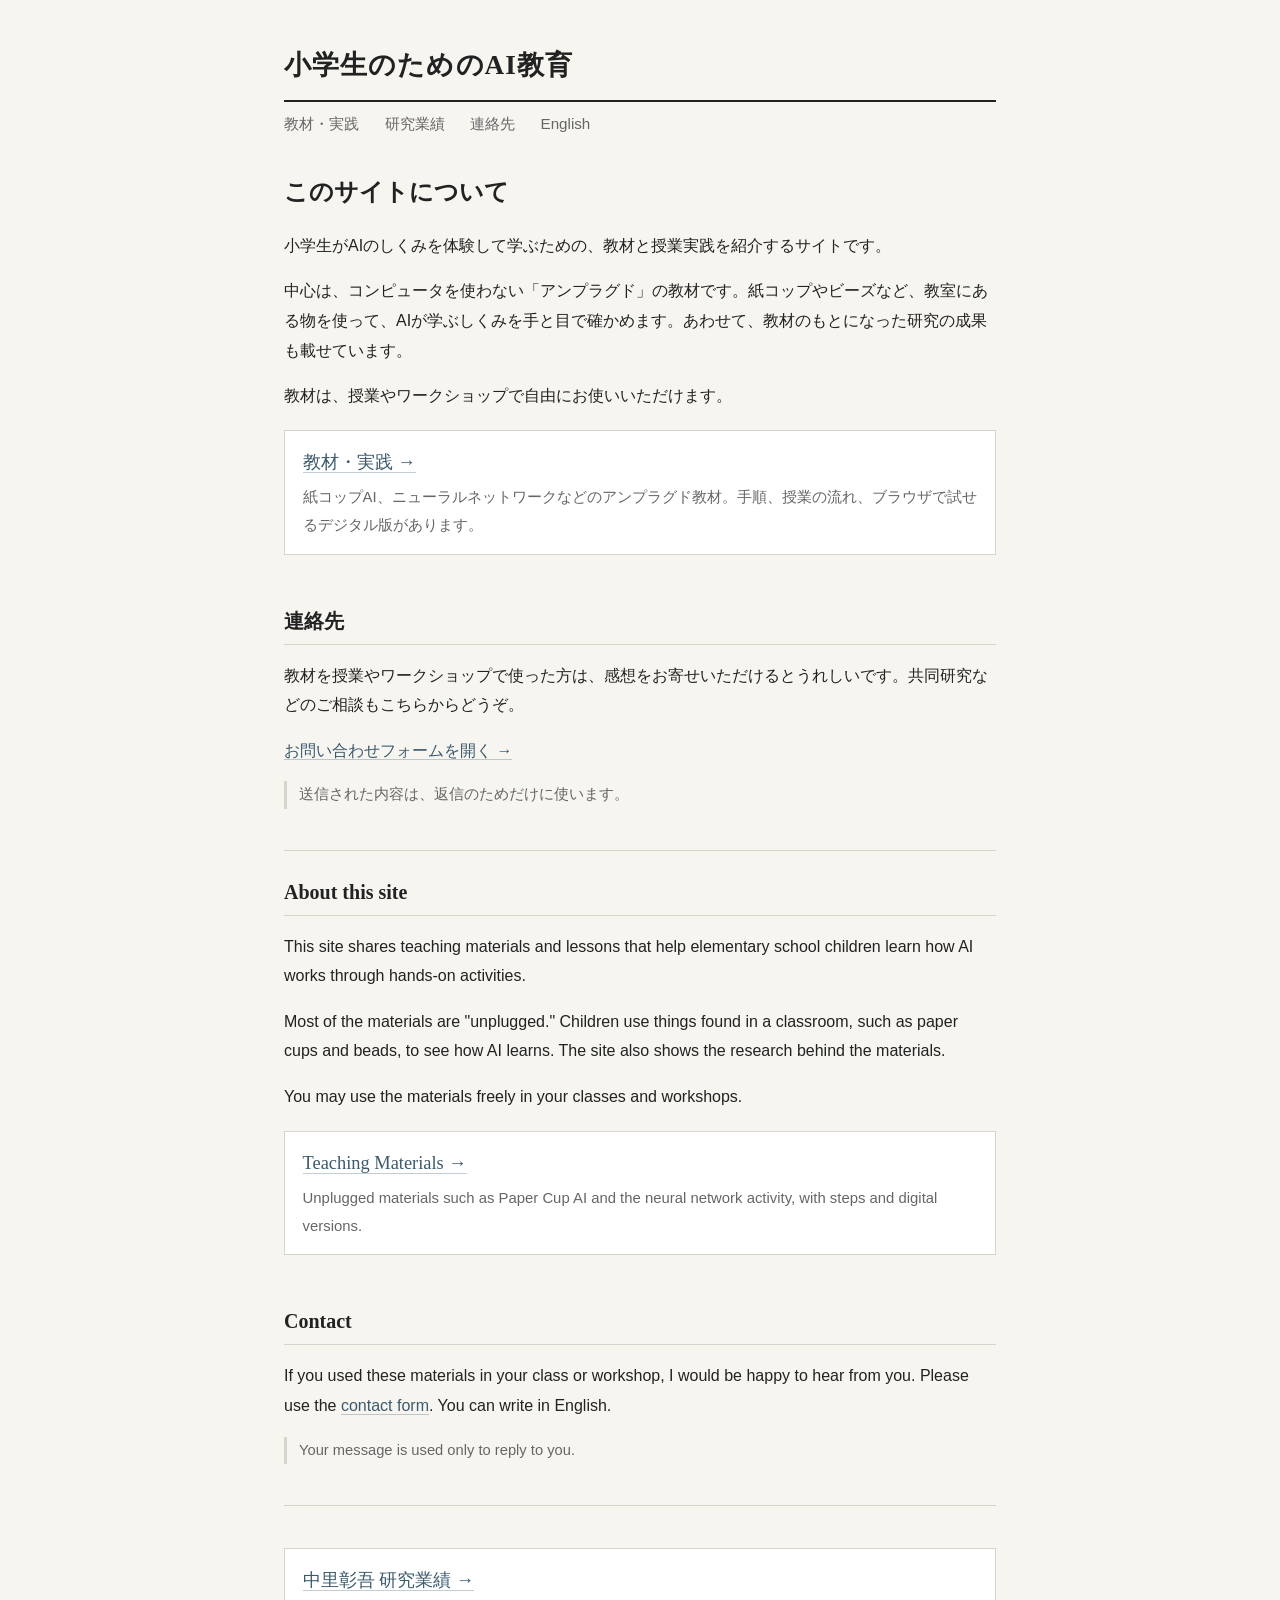
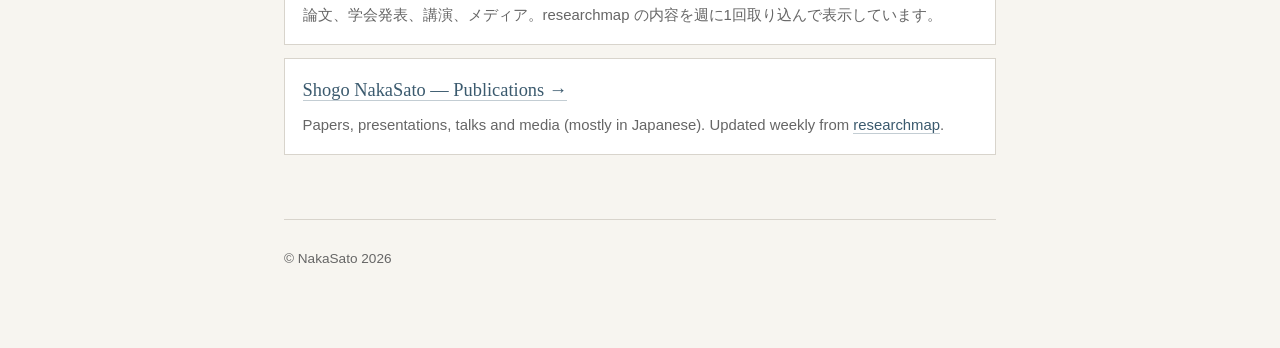
<file: index.html>
<!DOCTYPE html>
<html lang="ja">
<head>
<meta charset="UTF-8">
<meta name="viewport" content="width=device-width, initial-scale=1">
<title>NakaSato:小学生のためのAI教育</title>
<meta name="description" content="小学生のAIリテラシー教育のための教材と授業実践、研究業績。Teaching materials and research on AI literacy education for elementary school children.">
<meta name="theme-color" content="#3b5a6e">
<link rel="stylesheet" href="style.css">
<style>
  .guide { list-style: none; padding: 0; margin: 1.2rem 0 0; display: grid; gap: .8rem; }
  .guide li { border: 1px solid var(--line); background: #fff; padding: .9rem 1.1rem; }
  .guide a.go { font-family: Georgia, "Hiragino Mincho ProN", "Yu Mincho", serif; font-size: 1.15rem; text-decoration: none; }
  .guide a.go:hover { text-decoration: underline; }
  .guide p { margin: .3rem 0 0; color: var(--sub); font-size: .93rem; }
  .en { margin-top: 2.6rem; padding-top: 1.4rem; border-top: 1px solid var(--line); }
  .en > h2:first-child { margin-top: 0; }
</style>
</head>
<body>
<div class="page">

<header class="site-header">
  <p class="site-name"><a href="index.html">小学生のためのAI教育</a></p>
</header>
<nav class="site-nav">
  <a href="materials.html">教材・実践</a>
  <a href="#works">研究業績</a>
  <a href="#contact">連絡先</a>
  <a href="#en" lang="en">English</a>
</nav>

<main>

<!-- ============ 日本語 ============ -->
<h1>このサイトについて</h1>
<p>小学生がAIのしくみを体験して学ぶための、教材と授業実践を紹介するサイトです。</p>
<p>中心は、コンピュータを使わない「アンプラグド」の教材です。紙コップやビーズなど、教室にある物を使って、AIが学ぶしくみを手と目で確かめます。あわせて、教材のもとになった研究の成果も載せています。</p>
<p>教材は、授業やワークショップで自由にお使いいただけます。</p>

<ul class="guide">
  <li>
    <a class="go" href="materials.html">教材・実践 →</a>
    <p>紙コップAI、ニューラルネットワークなどのアンプラグド教材。手順、授業の流れ、ブラウザで試せるデジタル版があります。</p>
  </li>
</ul>

<h2 id="contact">連絡先</h2>
<p>教材を授業やワークショップで使った方は、感想をお寄せいただけるとうれしいです。共同研究などのご相談もこちらからどうぞ。</p>

<p><a href="https://docs.google.com/forms/d/e/1FAIpQLSdalbUT1UZa99IJ8Yav4xQROPSCM1LvM7u8Ym3Py8HeASlijw/viewform">お問い合わせフォームを開く →</a></p>
<p class="note">送信された内容は、返信のためだけに使います。</p>

<!-- ============ English ============ -->
<section class="en" id="en" lang="en">
<h2>About this site</h2>
<p>This site shares teaching materials and lessons that help elementary school children learn how AI works through hands-on activities.</p>
<p>Most of the materials are "unplugged." Children use things found in a classroom, such as paper cups and beads, to see how AI learns. The site also shows the research behind the materials.</p>
<p>You may use the materials freely in your classes and workshops.</p>

<ul class="guide">
  <li>
    <a class="go" href="materials-en.html">Teaching Materials →</a>
    <p>Unplugged materials such as Paper Cup AI and the neural network activity, with steps and digital versions.</p>
  </li>
</ul>

<h2 id="contact-en">Contact</h2>
<p>If you used these materials in your class or workshop, I would be happy to hear from you. Please use the <a href="https://docs.google.com/forms/d/e/1FAIpQLSdalbUT1UZa99IJ8Yav4xQROPSCM1LvM7u8Ym3Py8HeASlijw/viewform">contact form</a>. You can write in English.</p>
<p class="note">Your message is used only to reply to you.</p>
</section>

<!-- ============ 業績 / Publications ============ -->
<section class="en" id="works">
<ul class="guide">
  <li>
    <a class="go" href="works.html">中里彰吾 研究業績 →</a>
    <p>論文、学会発表、講演、メディア。researchmap の内容を週に1回取り込んで表示しています。</p>
  </li>
  <li lang="en">
    <a class="go" href="works.html">Shogo NakaSato — Publications →</a>
    <p>Papers, presentations, talks and media (mostly in Japanese). Updated weekly from <a href="https://researchmap.jp/naka_sato?lang=en">researchmap</a>.</p>
  </li>
</ul>
</section>

</main>

<footer>
  <p>&copy; NakaSato 2026</p>
</footer>

</div>
</body>
</html>
</file>
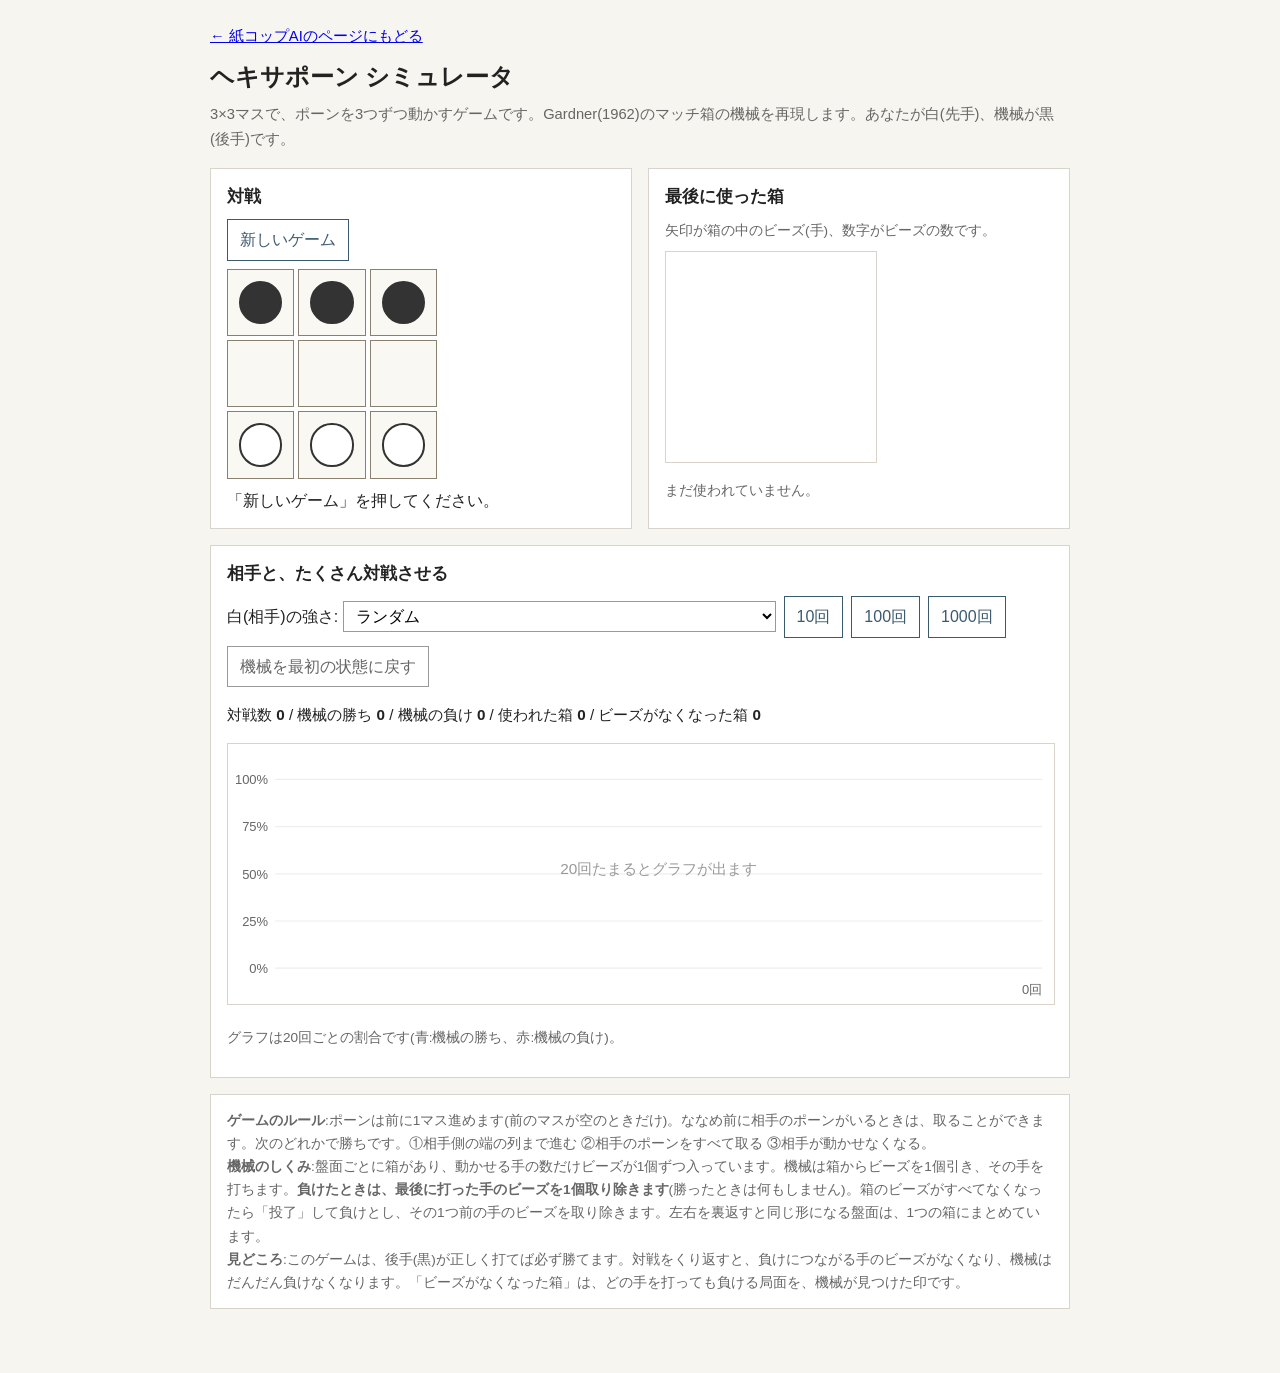
<file: hexapawn-sim.html>
<!DOCTYPE html>
<html lang="ja">
<head>
<meta charset="UTF-8">
<meta name="viewport" content="width=device-width, initial-scale=1">
<title>ヘキサポーン シミュレータ</title>
<style>
  body { margin:0; font-family:"Hiragino Kaku Gothic ProN","Noto Sans JP","Yu Gothic",sans-serif; background:#f7f5f0; color:#222; line-height:1.7; }
  .page { max-width:860px; margin:0 auto; padding:24px 20px 48px; }
  h1 { font-family:"Hiragino Mincho ProN","Noto Serif JP",serif; font-size:1.5rem; margin:0 0 4px; }
  h2 { font-size:1.05rem; margin:0 0 8px; font-family:"Hiragino Mincho ProN","Noto Serif JP",serif; }
  .sub { color:#666; font-size:.92rem; margin:0 0 16px; }
  .row { display:grid; grid-template-columns:1fr 1fr; gap:16px; }
  .panel { background:#fff; border:1px solid #d8d4cc; padding:14px 16px; margin:0 0 16px; }
  .board { display:grid; grid-template-columns:repeat(3,1fr); gap:4px; width:210px; }
  .cell { aspect-ratio:1; border:1px solid #8a8070; background:#faf8f3; padding:0; cursor:pointer; display:flex; align-items:center; justify-content:center; }
  .cell:disabled { cursor:default; }
  .cell.sel { background:#eef3f6; border:2px solid #3b5a6e; }
  .cell.tgt { background:#f6efe2; border:2px solid #8a6a3d; }
  .disc { width:60%; height:60%; border-radius:50%; border:2px solid #333; }
  .disc.W { background:#fff; } .disc.B { background:#333; }
  .controls { display:flex; flex-wrap:wrap; gap:8px; align-items:center; margin:0 0 8px; }
  button.b { font:inherit; padding:6px 12px; border:1px solid #3b5a6e; background:#fff; color:#3b5a6e; cursor:pointer; }
  button.b:hover { background:#eef3f6; }
  button.b.ghost { border-color:#999; color:#666; }
  select { font:inherit; padding:5px 8px; border:1px solid #999; background:#fff; }
  .stat { font-size:.95rem; } .stat b { font-variant-numeric:tabular-nums; }
  .msg { min-height:1.7em; margin:8px 0 0; }
  .note { font-size:.85rem; color:#666; }
  svg { width:100%; height:auto; background:#fff; border:1px solid #d8d4cc; }
  svg.boxsvg { width:210px; }
  @media (max-width:640px){ .row{grid-template-columns:1fr;} }
</style>
</head>
<body>
<div class="page">
  <p class="sub" style="margin:0 0 8px"><a href="papercup.html">← 紙コップAIのページにもどる</a></p>
  <h1>ヘキサポーン シミュレータ</h1>
  <p class="sub">3×3マスで、ポーンを3つずつ動かすゲームです。Gardner(1962)のマッチ箱の機械を再現します。あなたが白(先手)、機械が黒(後手)です。</p>

  <div class="row">
    <div class="panel">
      <h2>対戦</h2>
      <div class="controls"><button class="b" id="newGame">新しいゲーム</button></div>
      <div class="board" id="board"></div>
      <p class="msg" id="msg">「新しいゲーム」を押してください。</p>
    </div>
    <div class="panel">
      <h2>最後に使った箱</h2>
      <p class="note" style="margin:0 0 8px">矢印が箱の中のビーズ(手)、数字がビーズの数です。</p>
      <svg class="boxsvg" id="boxsvg" viewBox="0 0 210 210"></svg>
      <p class="note" id="boxNote" style="margin:8px 0 0"></p>
    </div>
  </div>

  <div class="panel">
    <h2>相手と、たくさん対戦させる</h2>
    <div class="controls">
      <label>白(相手)の強さ:
        <select id="opp">
          <option value="random">ランダム</option>
          <option value="smart">少し賢い(すぐ勝てる手を打ち、すぐ負ける手を避ける)</option>
        </select>
      </label>
      <button class="b" data-n="10">10回</button>
      <button class="b" data-n="100">100回</button>
      <button class="b" data-n="1000">1000回</button>
      <button class="b ghost" id="reset">機械を最初の状態に戻す</button>
    </div>
    <p class="stat">対戦数 <b id="sGames">0</b> / 機械の勝ち <b id="sW">0</b> / 機械の負け <b id="sL">0</b> / 使われた箱 <b id="sBoxes">0</b> / ビーズがなくなった箱 <b id="sEmpty">0</b></p>
    <svg id="chart" viewBox="0 0 700 220"></svg>
    <p class="note">グラフは20回ごとの割合です(青:機械の勝ち、赤:機械の負け)。</p>
  </div>

  <div class="panel note">
    <b>ゲームのルール</b>:ポーンは前に1マス進めます(前のマスが空のときだけ)。ななめ前に相手のポーンがいるときは、取ることができます。次のどれかで勝ちです。①相手側の端の列まで進む ②相手のポーンをすべて取る ③相手が動かせなくなる。<br>
    <b>機械のしくみ</b>:盤面ごとに箱があり、動かせる手の数だけビーズが1個ずつ入っています。機械は箱からビーズを1個引き、その手を打ちます。<b>負けたときは、最後に打った手のビーズを1個取り除きます</b>(勝ったときは何もしません)。箱のビーズがすべてなくなったら「投了」して負けとし、その1つ前の手のビーズを取り除きます。左右を裏返すと同じ形になる盤面は、1つの箱にまとめています。<br>
    <b>見どころ</b>:このゲームは、後手(黒)が正しく打てば必ず勝てます。対戦をくり返すと、負けにつながる手のビーズがなくなり、機械はだんだん負けなくなります。「ビーズがなくなった箱」は、どの手を打っても負ける局面を、機械が見つけた印です。
  </div>
</div>

<script>
// 盤面: 長さ9の配列。'W' 白(下から上へ)、'B' 黒(上から下へ)、'.' 空き
var boxes = {};           // key -> [{m:[from,to], n:beads}]
var board, turn, hist, gameOn, lastKey = null, selected = null;
var games = 0, W = 0, L = 0, results = [];

function opp(s) { return s === "W" ? "B" : "W"; }
function genMoves(b, side) {
  var dir = side === "W" ? -3 : 3, mv = [], o = opp(side);
  for (var i = 0; i < 9; i++) {
    if (b[i] !== side) continue;
    var t = i + dir;
    if (t < 0 || t > 8) continue;
    if (b[t] === ".") mv.push([i, t]);
    [-1, 1].forEach(function (dc) {
      var c = (i % 3) + dc;
      if (c >= 0 && c <= 2 && b[t + dc] === o) mv.push([i, t + dc]);
    });
  }
  return mv;
}
function apply(b, m) { var nb = b.slice(); nb[m[1]] = nb[m[0]]; nb[m[0]] = "."; return nb; }
function isWin(b, side) {             // side が動いた直後に勝っているか
  var o = opp(side), goal = side === "W" ? 0 : 2, i, hasOpp = false;
  for (i = 0; i < 9; i++) {
    if (b[i] === side && Math.floor(i / 3) === goal) return true;
    if (b[i] === o) hasOpp = true;
  }
  if (!hasOpp) return true;
  return genMoves(b, o).length === 0;
}
function whiteAuto(smart) {
  var mv = genMoves(board, "W");
  if (smart) {
    var win = mv.filter(function (m) { return isWin(apply(board, m), "W"); });
    if (win.length) return win[Math.floor(Math.random() * win.length)];
    var safe = mv.filter(function (m) {              // 黒にすぐ勝たれない手
      var nb = apply(board, m);
      return !genMoves(nb, "B").some(function (bm) { return isWin(apply(nb, bm), "B"); });
    });
    if (safe.length) mv = safe;
  }
  return mv[Math.floor(Math.random() * mv.length)];
}

// ---- 箱(左右反転で1つにまとめる) ----
function mirrorIdx(i) { return Math.floor(i / 3) * 3 + (2 - (i % 3)); }
function canon(b) {
  var mir = []; for (var i = 0; i < 9; i++) mir[i] = b[mirrorIdx(i)];
  var s = b.join(""), m = mir.join("");
  return m < s ? { key: m, mirrored: true } : { key: s, mirrored: false };
}
function getBox(key) {
  if (!boxes[key]) boxes[key] = genMoves(key.split(""), "B").map(function (m) { return { m: m, n: 1 }; });
  return boxes[key];
}
function punishLast() {
  if (!hist.length) return;
  var h = hist[hist.length - 1], e = boxes[h.key][h.idx];
  e.n = Math.max(0, e.n - 1);
}
// 機械(黒)の手。投了なら false
function machineTurn() {
  var c = canon(board), box = getBox(c.key), total = 0, i;
  lastKey = c.key;
  for (i = 0; i < box.length; i++) total += box[i].n;
  if (total === 0) return false;
  var r = Math.floor(Math.random() * total);
  for (i = 0; i < box.length; i++) { r -= box[i].n; if (r < 0) break; }
  hist.push({ key: c.key, idx: i });
  var m = box[i].m;
  if (c.mirrored) m = [mirrorIdx(m[0]), mirrorIdx(m[1])];
  board = apply(board, m);
  return true;
}
function record(machineWon) {
  games++; results.push(machineWon ? "W" : "L");
  if (machineWon) W++; else L++;
}
// 白が動いたあとの流れ。返り値: null(続く) / "W"(機械の勝ち) / "L"(機械の負け)
function afterWhite(m) {
  board = apply(board, m);
  if (isWin(board, "W")) { punishLast(); record(false); return "L"; }
  if (!machineTurn()) { punishLast(); record(false); return "R"; }   // 投了
  if (isWin(board, "B")) { record(true); return "W"; }
  return null;
}

// ---- 画面での対戦 ----
function newBoard() { board = ["B","B","B",".",".",".","W","W","W"]; hist = []; turn = "W"; selected = null; }
function startGame() { newBoard(); gameOn = true; setMsg("あなたの番です(白)。動かすポーンを選んでください。"); render(); }
function setMsg(t) { document.getElementById("msg").textContent = t; }
function clickCell(i) {
  if (!gameOn) return;
  var mv = genMoves(board, "W");
  if (selected !== null) {
    var m = mv.filter(function (x) { return x[0] === selected && x[1] === i; })[0];
    if (m) { selected = null; return finishHuman(afterWhite(m)); }
  }
  selected = mv.some(function (x) { return x[0] === i; }) ? i : null;
  render();
}
function finishHuman(res) {
  if (res === null) { setMsg("あなたの番です(白)。"); }
  else {
    gameOn = false;
    setMsg(res === "W" ? "機械の勝ちです。ビーズは変わりません。" :
           res === "L" ? "あなたの勝ちです。機械は、最後に打った手のビーズを1個失いました。" :
                         "機械は投了しました。あなたの勝ちです。1つ前の手のビーズを1個失いました。");
  }
  render();
}

// ---- 自動対戦 ----
function autoGame(strong) {
  newBoard();
  for (;;) {
    var m = whiteAuto(strong);
    var res = afterWhite(m);
    if (res !== null) return;
  }
}
function runAuto(n) {
  gameOn = false; selected = null;
  var strong = document.getElementById("opp").value === "smart";
  for (var i = 0; i < n; i++) autoGame(strong);
  newBoard();
  setMsg(n + "回、" + (strong ? "少し賢い" : "ランダムな") + "相手と対戦しました。");
  render();
}

// ---- 表示 ----
function render() {
  var bd = document.getElementById("board"); bd.innerHTML = "";
  var targets = [];
  if (gameOn && selected !== null)
    genMoves(board, "W").forEach(function (m) { if (m[0] === selected) targets.push(m[1]); });
  for (var i = 0; i < 9; i++) {
    var b = document.createElement("button");
    b.className = "cell" + (i === selected ? " sel" : "") + (targets.indexOf(i) >= 0 ? " tgt" : "");
    b.disabled = !gameOn;
    if (board[i] !== ".") { var d = document.createElement("span"); d.className = "disc " + board[i]; b.appendChild(d); }
    (function (k) { b.onclick = function () { clickCell(k); }; })(i);
    bd.appendChild(b);
  }
  drawBox();
  var empty = 0, k;
  for (k in boxes) if (boxes[k].every(function (e) { return e.n === 0; })) empty++;
  document.getElementById("sGames").textContent = games;
  document.getElementById("sW").textContent = W;
  document.getElementById("sL").textContent = L;
  document.getElementById("sBoxes").textContent = Object.keys(boxes).length;
  document.getElementById("sEmpty").textContent = empty;
  drawChart();
}
function drawBox() {
  var svg = document.getElementById("boxsvg"), h = "", i, S = 70;
  var cols = ["#3b5a6e", "#b5654a", "#6b7f5a", "#8a6a3d", "#7d6a9a", "#2a8a8a"];
  function cx(i) { return (i % 3) * S + S / 2; }
  function cy(i) { return Math.floor(i / 3) * S + S / 2; }
  if (!lastKey) { svg.innerHTML = ""; document.getElementById("boxNote").textContent = "まだ使われていません。"; return; }
  for (i = 0; i < 9; i++)
    h += '<rect x="' + (i % 3) * S + '" y="' + Math.floor(i / 3) * S + '" width="' + S + '" height="' + S + '" fill="#faf8f3" stroke="#c8c1b3"/>';
  h += '<defs>' + cols.map(function (c, j) { return '<marker id="m' + j + '" viewBox="0 0 10 10" refX="8" refY="5" markerWidth="5" markerHeight="5" orient="auto"><path d="M0,0 L10,5 L0,10 z" fill="' + c + '"/></marker>'; }).join("") + '</defs>';
  for (i = 0; i < 9; i++) {
    var c = lastKey[i];
    if (c !== ".") h += '<circle cx="' + cx(i) + '" cy="' + cy(i) + '" r="15" fill="' + (c === "W" ? "#fff" : "#333") + '" stroke="#333" stroke-width="2"/>';
  }
  boxes[lastKey].forEach(function (e, j) {
    var col = e.n === 0 ? "#bbb" : cols[j % cols.length], f = e.m[0], t = e.m[1];
    var x1 = cx(f), y1 = cy(f), x2 = cx(t), y2 = cy(t);
    var dx = x2 - x1, dy = y2 - y1, len = Math.sqrt(dx * dx + dy * dy);
    var sx = x1 + dx / len * 16, sy = y1 + dy / len * 16, ex = x2 - dx / len * 18, ey = y2 - dy / len * 18;
    h += '<line x1="' + sx + '" y1="' + sy + '" x2="' + ex + '" y2="' + ey + '" stroke="' + col + '" stroke-width="3"' +
         (e.n === 0 ? ' stroke-dasharray="3 3"' : ' marker-end="url(#m' + (j % cols.length) + ')"') + '/>';
    var lx = sx + (ex - sx) * 0.5 + (dy !== 0 && dx === 0 ? 9 : 0), ly = sy + (ey - sy) * 0.5 - 4;
    h += '<text x="' + lx + '" y="' + ly + '" font-size="13" font-weight="bold" fill="' + col + '" text-anchor="middle" font-family="sans-serif" stroke="#fff" stroke-width="3" paint-order="stroke">' + e.n + '</text>';
  });
  svg.innerHTML = h;
  document.getElementById("boxNote").textContent = "(左右の裏返しをそろえた向きで表示しています。灰色の点線は、ビーズがなくなった手です)";
}
function drawChart() {
  var svg = document.getElementById("chart"), S = 20, n = Math.floor(results.length / S), k, i;
  var h = '<g font-size="11" fill="#666" font-family="sans-serif">';
  for (k = 0; k <= 4; k++) {
    var y = 190 - k * 40;
    h += '<line x1="40" x2="690" y1="' + y + '" y2="' + y + '" stroke="#eee"/><text x="34" y="' + (y + 4) + '" text-anchor="end">' + (k * 25) + '%</text>';
  }
  h += '<text x="690" y="212" text-anchor="end">' + (n * S) + '回</text></g>';
  if (n >= 1) {
    var pw = [], pl = [];
    for (i = 0; i < n; i++) {
      var w = 0;
      for (var q = i * S; q < (i + 1) * S; q++) if (results[q] === "W") w++;
      var x = n === 1 ? 365 : 40 + 650 * i / (n - 1);
      pw.push(x.toFixed(1) + "," + (190 - 160 * w / S).toFixed(1));
      pl.push(x.toFixed(1) + "," + (190 - 160 * (S - w) / S).toFixed(1));
    }
    h += '<polyline fill="none" stroke="#3b5a6e" stroke-width="2" points="' + pw.join(" ") + '"/>';
    h += '<polyline fill="none" stroke="#b5654a" stroke-width="2" points="' + pl.join(" ") + '"/>';
  } else h += '<text x="365" y="110" text-anchor="middle" font-size="13" fill="#999" font-family="sans-serif">20回たまるとグラフが出ます</text>';
  svg.innerHTML = h;
}

document.getElementById("newGame").onclick = startGame;
document.querySelectorAll("button[data-n]").forEach(function (b) { b.onclick = function () { runAuto(+b.getAttribute("data-n")); }; });
document.getElementById("reset").onclick = function () {
  boxes = {}; lastKey = null; games = W = L = 0; results = []; gameOn = false; newBoard();
  setMsg("機械を最初の状態に戻しました。"); render();
};
newBoard(); render();
if (location.hash === "#demo") runAuto(1000);
if (location.hash === "#demo2") { document.getElementById("opp").value = "smart"; runAuto(300); }
</script>
</body>
</html>
</file>
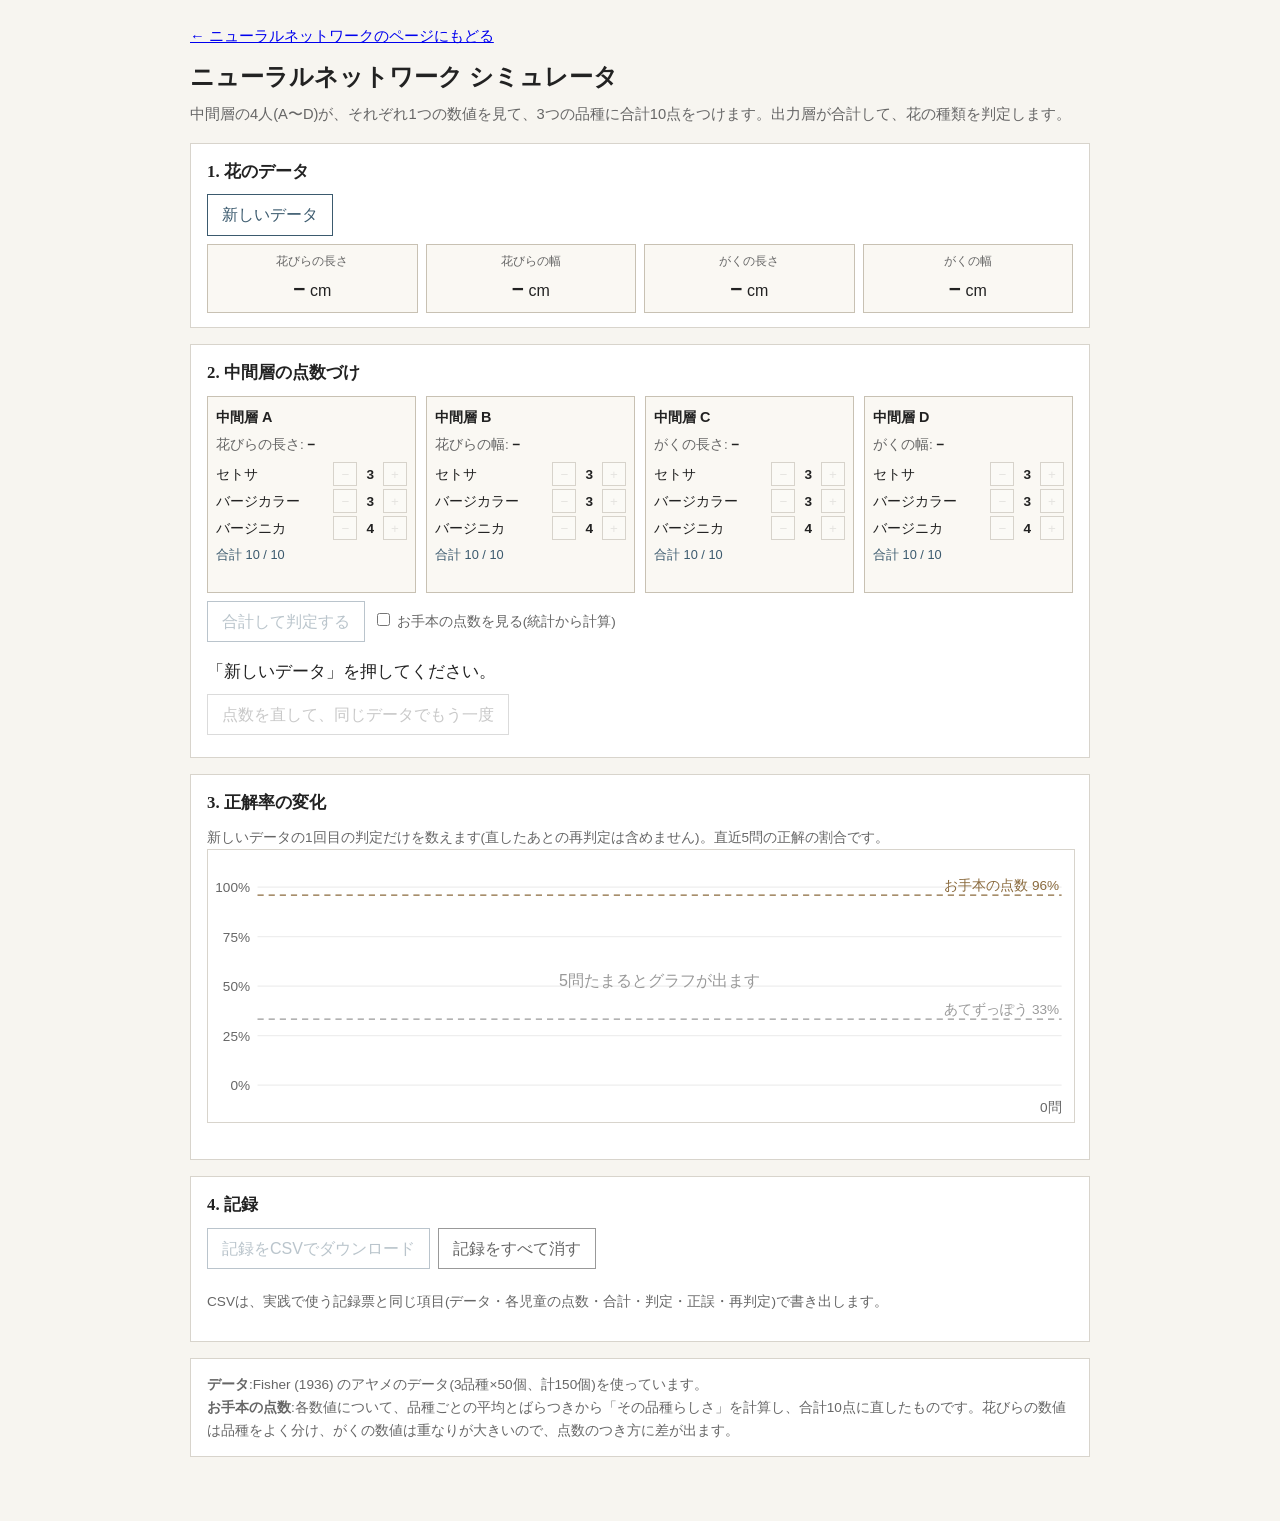
<file: iris-sim.html>
<!DOCTYPE html>
<html lang="ja">
<head>
<meta charset="UTF-8">
<meta name="viewport" content="width=device-width, initial-scale=1">
<title>ニューラルネットワーク シミュレータ</title>
<style>
  body { margin:0; font-family:"Hiragino Kaku Gothic ProN","Noto Sans JP","Yu Gothic",sans-serif; background:#f7f5f0; color:#222; line-height:1.7; }
  .page { max-width:900px; margin:0 auto; padding:24px 20px 48px; }
  h1 { font-family:"Hiragino Mincho ProN","Noto Serif JP",serif; font-size:1.5rem; margin:0 0 4px; }
  h2 { font-size:1.05rem; margin:0 0 8px; font-family:"Hiragino Mincho ProN","Noto Serif JP",serif; }
  .sub { color:#666; font-size:.92rem; margin:0 0 16px; }
  .panel { background:#fff; border:1px solid #d8d4cc; padding:14px 16px; margin:0 0 16px; }
  .note { font-size:.85rem; color:#666; }
  .controls { display:flex; flex-wrap:wrap; gap:8px; align-items:center; margin:8px 0; }
  button.b { font:inherit; padding:6px 14px; border:1px solid #3b5a6e; background:#fff; color:#3b5a6e; cursor:pointer; }
  button.b:hover:not(:disabled) { background:#eef3f6; }
  button.b:disabled { opacity:.35; cursor:default; }
  button.b.ghost { border-color:#999; color:#666; }
  .flower { display:grid; grid-template-columns:repeat(4,1fr); gap:8px; }
  .fv { border:1px solid #c8c1b3; background:#faf8f3; padding:6px 8px; text-align:center; }
  .fv small { display:block; color:#666; font-size:.75rem; }
  .fv b { font-size:1.3rem; font-variant-numeric:tabular-nums; }
  .kids { display:grid; grid-template-columns:repeat(4,1fr); gap:10px; }
  .kid { border:1px solid #c8c1b3; background:#faf8f3; padding:8px; }
  .kid h3 { margin:0 0 4px; font-size:.9rem; }
  .kid .val { font-size:.85rem; color:#666; margin-bottom:6px; }
  .kid .val b { color:#222; }
  .pt { display:grid; grid-template-columns:1fr auto auto auto; gap:4px; align-items:center; font-size:.85rem; margin:3px 0; }
  .pt button { width:24px; height:24px; padding:0; border:1px solid #8a8070; background:#fff; cursor:pointer; }
  .pt button:disabled { opacity:.3; cursor:default; }
  .pt span.n { min-width:1.3em; text-align:center; font-weight:bold; font-variant-numeric:tabular-nums; }
  .tot { font-size:.8rem; color:#666; margin-top:4px; }
  .tot.ok { color:#3b5a6e; }
  .hint { font-size:.8rem; color:#8a6a3d; margin-top:2px; min-height:1.2em; }
  table.t { border-collapse:collapse; width:100%; font-size:.88rem; }
  table.t th, table.t td { border:1px solid #e2ded5; padding:3px 6px; text-align:center; }
  table.t th { background:#efece5; font-weight:normal; }
  table.t td.win { background:#e3edf2; font-weight:bold; }
  td.ok { color:#3b5a6e; } td.ng { color:#b5654a; }
  .logwrap { max-height:260px; overflow:auto; }
  .result { font-size:1.05rem; margin:8px 0 0; min-height:1.7em; }
  svg { width:100%; height:auto; background:#fff; border:1px solid #d8d4cc; }
  @media (max-width:720px){ .kids{grid-template-columns:repeat(2,1fr);} .flower{grid-template-columns:repeat(2,1fr);} }
</style>
</head>
<body>
<div class="page">
  <p class="sub" style="margin:0 0 8px"><a href="iris.html">← ニューラルネットワークのページにもどる</a></p>
  <h1>ニューラルネットワーク シミュレータ</h1>
  <p class="sub">中間層の4人(A〜D)が、それぞれ1つの数値を見て、3つの品種に合計10点をつけます。出力層が合計して、花の種類を判定します。</p>

  <div class="panel">
    <h2>1. 花のデータ</h2>
    <div class="controls"><button class="b" id="next">新しいデータ</button><span class="note" id="roundNote"></span></div>
    <div class="flower" id="flower"></div>
  </div>

  <div class="panel">
    <h2>2. 中間層の点数づけ</h2>
    <div class="kids" id="kids"></div>
    <div class="controls">
      <button class="b" id="judge">合計して判定する</button>
      <label class="note"><input type="checkbox" id="hintOn"> お手本の点数を見る(統計から計算)</label>
    </div>
    <table class="t" id="sumTable" style="margin-top:6px"></table>
    <p class="result" id="result">「新しいデータ」を押してください。</p>
    <div class="controls">
      <button class="b ghost" id="retry" disabled>点数を直して、同じデータでもう一度</button>
    </div>
  </div>

  <div class="panel">
    <h2>3. 正解率の変化</h2>
    <p class="note" style="margin:0">新しいデータの1回目の判定だけを数えます(直したあとの再判定は含めません)。直近5問の正解の割合です。</p>
    <svg id="chart" viewBox="0 0 700 220"></svg>
    <p class="note" id="chartNote"></p>
  </div>

  <div class="panel">
    <h2>4. 記録</h2>
    <div class="controls"><button class="b" id="csv" disabled>記録をCSVでダウンロード</button><button class="b ghost" id="reset">記録をすべて消す</button></div>
    <div class="logwrap"><table class="t" id="log"></table></div>
    <p class="note">CSVは、実践で使う記録票と同じ項目(データ・各児童の点数・合計・判定・正誤・再判定)で書き出します。</p>
  </div>

  <div class="panel note">
    <b>データ</b>:Fisher (1936) のアヤメのデータ(3品種×50個、計150個)を使っています。<br>
    <b>お手本の点数</b>:各数値について、品種ごとの平均とばらつきから「その品種らしさ」を計算し、合計10点に直したものです。花びらの数値は品種をよく分け、がくの数値は重なりが大きいので、点数のつき方に差が出ます。
  </div>
</div>

<script>
var IRIS=[[1.4,0.2,5.1,3.5,0],[1.4,0.2,4.9,3.0,0],[1.3,0.2,4.7,3.2,0],[1.5,0.2,4.6,3.1,0],[1.4,0.2,5.0,3.6,0],[1.7,0.4,5.4,3.9,0],[1.4,0.3,4.6,3.4,0],[1.5,0.2,5.0,3.4,0],[1.4,0.2,4.4,2.9,0],[1.5,0.1,4.9,3.1,0],[1.5,0.2,5.4,3.7,0],[1.6,0.2,4.8,3.4,0],[1.4,0.1,4.8,3.0,0],[1.1,0.1,4.3,3.0,0],[1.2,0.2,5.8,4.0,0],[1.5,0.4,5.7,4.4,0],[1.3,0.4,5.4,3.9,0],[1.4,0.3,5.1,3.5,0],[1.7,0.3,5.7,3.8,0],[1.5,0.3,5.1,3.8,0],[1.7,0.2,5.4,3.4,0],[1.5,0.4,5.1,3.7,0],[1.0,0.2,4.6,3.6,0],[1.7,0.5,5.1,3.3,0],[1.9,0.2,4.8,3.4,0],[1.6,0.2,5.0,3.0,0],[1.6,0.4,5.0,3.4,0],[1.5,0.2,5.2,3.5,0],[1.4,0.2,5.2,3.4,0],[1.6,0.2,4.7,3.2,0],[1.6,0.2,4.8,3.1,0],[1.5,0.4,5.4,3.4,0],[1.5,0.1,5.2,4.1,0],[1.4,0.2,5.5,4.2,0],[1.5,0.2,4.9,3.1,0],[1.2,0.2,5.0,3.2,0],[1.3,0.2,5.5,3.5,0],[1.4,0.1,4.9,3.6,0],[1.3,0.2,4.4,3.0,0],[1.5,0.2,5.1,3.4,0],[1.3,0.3,5.0,3.5,0],[1.3,0.3,4.5,2.3,0],[1.3,0.2,4.4,3.2,0],[1.6,0.6,5.0,3.5,0],[1.9,0.4,5.1,3.8,0],[1.4,0.3,4.8,3.0,0],[1.6,0.2,5.1,3.8,0],[1.4,0.2,4.6,3.2,0],[1.5,0.2,5.3,3.7,0],[1.4,0.2,5.0,3.3,0],[4.7,1.4,7.0,3.2,1],[4.5,1.5,6.4,3.2,1],[4.9,1.5,6.9,3.1,1],[4.0,1.3,5.5,2.3,1],[4.6,1.5,6.5,2.8,1],[4.5,1.3,5.7,2.8,1],[4.7,1.6,6.3,3.3,1],[3.3,1.0,4.9,2.4,1],[4.6,1.3,6.6,2.9,1],[3.9,1.4,5.2,2.7,1],[3.5,1.0,5.0,2.0,1],[4.2,1.5,5.9,3.0,1],[4.0,1.0,6.0,2.2,1],[4.7,1.4,6.1,2.9,1],[3.6,1.3,5.6,2.9,1],[4.4,1.4,6.7,3.1,1],[4.5,1.5,5.6,3.0,1],[4.1,1.0,5.8,2.7,1],[4.5,1.5,6.2,2.2,1],[3.9,1.1,5.6,2.5,1],[4.8,1.8,5.9,3.2,1],[4.0,1.3,6.1,2.8,1],[4.9,1.5,6.3,2.5,1],[4.7,1.2,6.1,2.8,1],[4.3,1.3,6.4,2.9,1],[4.4,1.4,6.6,3.0,1],[4.8,1.4,6.8,2.8,1],[5.0,1.7,6.7,3.0,1],[4.5,1.5,6.0,2.9,1],[3.5,1.0,5.7,2.6,1],[3.8,1.1,5.5,2.4,1],[3.7,1.0,5.5,2.4,1],[3.9,1.2,5.8,2.7,1],[5.1,1.6,6.0,2.7,1],[4.5,1.5,5.4,3.0,1],[4.5,1.6,6.0,3.4,1],[4.7,1.5,6.7,3.1,1],[4.4,1.3,6.3,2.3,1],[4.1,1.3,5.6,3.0,1],[4.0,1.3,5.5,2.5,1],[4.4,1.2,5.5,2.6,1],[4.6,1.4,6.1,3.0,1],[4.0,1.2,5.8,2.6,1],[3.3,1.0,5.0,2.3,1],[4.2,1.3,5.6,2.7,1],[4.2,1.2,5.7,3.0,1],[4.2,1.3,5.7,2.9,1],[4.3,1.3,6.2,2.9,1],[3.0,1.1,5.1,2.5,1],[4.1,1.3,5.7,2.8,1],[6.0,2.5,6.3,3.3,2],[5.1,1.9,5.8,2.7,2],[5.9,2.1,7.1,3.0,2],[5.6,1.8,6.3,2.9,2],[5.8,2.2,6.5,3.0,2],[6.6,2.1,7.6,3.0,2],[4.5,1.7,4.9,2.5,2],[6.3,1.8,7.3,2.9,2],[5.8,1.8,6.7,2.5,2],[6.1,2.5,7.2,3.6,2],[5.1,2.0,6.5,3.2,2],[5.3,1.9,6.4,2.7,2],[5.5,2.1,6.8,3.0,2],[5.0,2.0,5.7,2.5,2],[5.1,2.4,5.8,2.8,2],[5.3,2.3,6.4,3.2,2],[5.5,1.8,6.5,3.0,2],[6.7,2.2,7.7,3.8,2],[6.9,2.3,7.7,2.6,2],[5.0,1.5,6.0,2.2,2],[5.7,2.3,6.9,3.2,2],[4.9,2.0,5.6,2.8,2],[6.7,2.0,7.7,2.8,2],[4.9,1.8,6.3,2.7,2],[5.7,2.1,6.7,3.3,2],[6.0,1.8,7.2,3.2,2],[4.8,1.8,6.2,2.8,2],[4.9,1.8,6.1,3.0,2],[5.6,2.1,6.4,2.8,2],[5.8,1.6,7.2,3.0,2],[6.1,1.9,7.4,2.8,2],[6.4,2.0,7.9,3.8,2],[5.6,2.2,6.4,2.8,2],[5.1,1.5,6.3,2.8,2],[5.6,1.4,6.1,2.6,2],[6.1,2.3,7.7,3.0,2],[5.6,2.4,6.3,3.4,2],[5.5,1.8,6.4,3.1,2],[4.8,1.8,6.0,3.0,2],[5.4,2.1,6.9,3.1,2],[5.6,2.4,6.7,3.1,2],[5.1,2.3,6.9,3.1,2],[5.1,1.9,5.8,2.7,2],[5.9,2.3,6.8,3.2,2],[5.7,2.5,6.7,3.3,2],[5.2,2.3,6.7,3.0,2],[5.0,1.9,6.3,2.5,2],[5.2,2.0,6.5,3.0,2],[5.4,2.3,6.2,3.4,2],[5.1,1.8,5.9,3.0,2]];
var FEATS = ["花びらの長さ", "花びらの幅", "がくの長さ", "がくの幅"];
var KIDS = ["A", "B", "C", "D"];
var SP = ["セトサ", "バージカラー", "バージニカ"];

// 品種ごと・数値ごとの平均と標準偏差(お手本の点数用)
var stat = [[], [], []];
(function () {
  for (var c = 0; c < 3; c++) for (var f = 0; f < 4; f++) {
    var v = IRIS.filter(function (r) { return r[4] === c; }).map(function (r) { return r[f]; });
    var m = v.reduce(function (a, b) { return a + b; }, 0) / v.length;
    var sd = Math.sqrt(v.reduce(function (a, b) { return a + (b - m) * (b - m); }, 0) / v.length) || 0.1;
    stat[c][f] = { m: m, sd: sd };
  }
})();
// お手本: 数値 x に対する3品種の点数(合計10・最大剰余方式)
function modelPoints(f, x) {
  var ll = [0, 1, 2].map(function (c) { var s = stat[c][f]; var z = (x - s.m) / s.sd; return -0.5 * z * z - Math.log(s.sd); });
  var mx = Math.max.apply(null, ll), e = ll.map(function (l) { return Math.exp(l - mx); });
  var sum = e.reduce(function (a, b) { return a + b; }, 0), p = e.map(function (v) { return v / sum * 10; });
  var pts = p.map(Math.floor), left = 10 - pts.reduce(function (a, b) { return a + b; }, 0);
  var order = [0, 1, 2].sort(function (a, b) { return (p[b] - pts[b]) - (p[a] - pts[a]); });
  for (var i = 0; i < left; i++) pts[order[i]]++;
  return pts;
}
function judgeFrom(allPts) {                    // allPts[kid][species]
  var sums = [0, 0, 0];
  allPts.forEach(function (k) { for (var c = 0; c < 3; c++) sums[c] += k[c]; });
  var mx = Math.max.apply(null, sums), win = [];
  sums.forEach(function (s, c) { if (s === mx) win.push(c); });
  return { sums: sums, win: win };
}
var modelAcc = (function () {
  var ok = 0;
  IRIS.forEach(function (r) {
    var pts = [0, 1, 2, 3].map(function (f) { return modelPoints(f, r[f]); });
    var j = judgeFrom(pts);
    if (j.win.length === 1 && j.win[0] === r[4]) ok++;
  });
  return ok / IRIS.length;
})();

var pts, flower = null, flowerId = -1, round = 0, attempt = 0, judged = false, log = [], firsts = [];

function resetPts() { pts = [0, 1, 2, 3].map(function () { return [3, 3, 4]; }); }

function newFlower() {
  flowerId = Math.floor(Math.random() * IRIS.length);
  flower = IRIS[flowerId]; round++; attempt = 0; judged = false;
  document.getElementById("result").textContent = "点数をつけて、「合計して判定する」を押してください。";
  document.getElementById("sumTable").innerHTML = "";
  render();
}
function setPt(k, c, d) {
  if (judged && attempt === 0) return;
  var a = pts[k], tot = a[0] + a[1] + a[2];
  if (d > 0 && tot >= 10) return;
  if (d < 0 && a[c] <= 0) return;
  a[c] += d; render();
}
function judge() {
  if (!flower) return;
  for (var k = 0; k < 4; k++) if (pts[k][0] + pts[k][1] + pts[k][2] !== 10) {
    document.getElementById("result").textContent = "中間層の" + KIDS[k] + "さんの点数が10点になっていません。";
    return;
  }
  var j = judgeFrom(pts);
  if (j.win.length > 1) {
    document.getElementById("result").textContent = "同点で決まりません。点数を直してください。";
    showSums(j); return;
  }
  var guess = j.win[0], right = guess === flower[4];
  attempt++; judged = true;
  log.push({ n: log.length + 1, round: round, id: flowerId + 1, vals: flower.slice(0, 4), ans: flower[4],
             pts: pts.map(function (a) { return a.slice(); }), sums: j.sums, guess: guess, right: right, retry: attempt > 1 });
  if (attempt === 1) firsts.push(right ? 1 : 0);
  document.getElementById("result").innerHTML = "判定:<b>" + SP[guess] + "</b>。正解は<b>" + SP[flower[4]] + "</b>です。" +
    (right ? "当たり!" : "はずれ。だれの点数が答えをずらしたか、見てみましょう。");
  showSums(j); render();
}
function showSums(j) {
  var h = "<tr><th></th>" + SP.map(function (s) { return "<th>" + s + "</th>"; }).join("") + "</tr>";
  for (var k = 0; k < 4; k++) h += "<tr><th>" + KIDS[k] + "</th>" + pts[k].map(function (v) { return "<td>" + v + "</td>"; }).join("") + "</tr>";
  h += "<tr><th>合計</th>" + j.sums.map(function (s, c) { return '<td class="' + (j.win.indexOf(c) >= 0 ? "win" : "") + '">' + s + "</td>"; }).join("") + "</tr>";
  document.getElementById("sumTable").innerHTML = h;
}
function retry() {                              // 同じデータで再判定
  if (!judged) return;
  judged = false;
  document.getElementById("result").textContent = "点数を直して、もう一度判定してください。";
  document.getElementById("sumTable").innerHTML = "";
  render();
}

function render() {
  document.getElementById("roundNote").textContent = flower ? "第" + round + "問(データ番号 " + (flowerId + 1) + ")" : "";
  document.getElementById("flower").innerHTML = FEATS.map(function (f, i) {
    return '<div class="fv"><small>' + f + '</small><b>' + (flower ? flower[i].toFixed(1) : "−") + "</b> cm</div>";
  }).join("");
  var hint = document.getElementById("hintOn").checked;
  var locked = !flower || (judged);
  var kh = "";
  for (var k = 0; k < 4; k++) {
    var a = pts[k], tot = a[0] + a[1] + a[2];
    kh += '<div class="kid"><h3>中間層 ' + KIDS[k] + '</h3><div class="val">' + FEATS[k] + ":<b> " + (flower ? flower[k].toFixed(1) : "−") + "</b></div>";
    for (var c = 0; c < 3; c++)
      kh += '<div class="pt"><span>' + SP[c] + '</span><button data-k="' + k + '" data-c="' + c + '" data-d="-1"' + (locked || a[c] <= 0 ? " disabled" : "") + '>−</button><span class="n">' + a[c] +
            '</span><button data-k="' + k + '" data-c="' + c + '" data-d="1"' + (locked || tot >= 10 ? " disabled" : "") + ">+</button></div>";
    kh += '<div class="tot' + (tot === 10 ? " ok" : "") + '">合計 ' + tot + " / 10</div>";
    kh += '<div class="hint">' + (hint && flower ? "お手本: " + modelPoints(k, flower[k]).join(" / ") : "") + "</div></div>";
  }
  var kidsEl = document.getElementById("kids"); kidsEl.innerHTML = kh;
  kidsEl.querySelectorAll("button").forEach(function (b) {
    b.onclick = function () { setPt(+b.getAttribute("data-k"), +b.getAttribute("data-c"), +b.getAttribute("data-d")); };
  });
  document.getElementById("judge").disabled = !flower || judged;
  document.getElementById("retry").disabled = !(judged && flower);
  document.getElementById("csv").disabled = log.length === 0;
  drawLog(); drawChart();
}
function drawLog() {
  var h = "<tr><th>回</th><th>問</th><th>花びら長</th><th>花びら幅</th><th>がく長</th><th>がく幅</th><th>正解</th><th>A</th><th>B</th><th>C</th><th>D</th><th>合計</th><th>判定</th><th>正誤</th><th>再</th></tr>";
  log.slice().reverse().forEach(function (r) {
    h += "<tr><td>" + r.n + "</td><td>" + r.round + "</td>" + r.vals.map(function (v) { return "<td>" + v.toFixed(1) + "</td>"; }).join("") +
         "<td>" + SP[r.ans] + "</td>" + r.pts.map(function (a) { return "<td>" + a.join("/") + "</td>"; }).join("") +
         "<td>" + r.sums.join("/") + "</td><td>" + SP[r.guess] + '</td><td class="' + (r.right ? "ok" : "ng") + '">' + (r.right ? "○" : "×") + "</td><td>" + (r.retry ? "再" : "") + "</td></tr>";
  });
  document.getElementById("log").innerHTML = log.length ? h : "";
}
function drawChart() {
  var svg = document.getElementById("chart"), n = firsts.length, W = 5, k, i;
  var h = '<g font-size="11" fill="#666" font-family="sans-serif">';
  for (k = 0; k <= 4; k++) {
    var y = 190 - k * 40;
    h += '<line x1="40" x2="690" y1="' + y + '" y2="' + y + '" stroke="#eee"/><text x="34" y="' + (y + 4) + '" text-anchor="end">' + (k * 25) + '%</text>';
  }
  var yb = 190 - 160 * modelAcc, yr = 190 - 160 / 3;
  h += '<line x1="40" x2="690" y1="' + yb + '" y2="' + yb + '" stroke="#8a6a3d" stroke-dasharray="5 4"/><text x="688" y="' + (yb - 4) + '" text-anchor="end" fill="#8a6a3d">お手本の点数 ' + Math.round(modelAcc * 100) + '%</text>';
  h += '<line x1="40" x2="690" y1="' + yr + '" y2="' + yr + '" stroke="#999" stroke-dasharray="5 4"/><text x="688" y="' + (yr - 4) + '" text-anchor="end" fill="#999">あてずっぽう 33%</text>';
  h += '<text x="690" y="212" text-anchor="end">' + n + '問</text></g>';
  if (n >= W) {
    var pt = [];
    for (i = W - 1; i < n; i++) {
      var s = 0; for (var q = i - W + 1; q <= i; q++) s += firsts[q];
      var x = (n - W === 0) ? 365 : 40 + 650 * (i - W + 1) / (n - W);
      pt.push(x.toFixed(1) + "," + (190 - 160 * s / W).toFixed(1));
    }
    h += '<polyline fill="none" stroke="#3b5a6e" stroke-width="2" points="' + pt.join(" ") + '"/>';
  } else h += '<text x="365" y="110" text-anchor="middle" font-size="13" fill="#999" font-family="sans-serif">5問たまるとグラフが出ます</text>';
  svg.innerHTML = h;
  var ok = firsts.reduce(function (a, b) { return a + b; }, 0);
  document.getElementById("chartNote").textContent = n ? "1回目の正解:" + ok + " / " + n + "問(" + Math.round(100 * ok / n) + "%)" : "";
}
function csv() {
  var head = ["回", "問", "再判定", "データ番号", "花びらの長さ", "花びらの幅", "がくの長さ", "がくの幅", "正解の品種"];
  KIDS.forEach(function (k) { SP.forEach(function (s) { head.push("中間層" + k + ":" + s); }); });
  SP.forEach(function (s) { head.push("合計:" + s); });
  head.push("出力層の判定", "正誤");
  var rows = [head.join(",")];
  log.forEach(function (r) {
    var row = [r.n, r.round, r.retry ? 1 : 0, r.id].concat(r.vals, [SP[r.ans]]);
    r.pts.forEach(function (a) { row = row.concat(a); });
    row = row.concat(r.sums, [SP[r.guess], r.right ? "○" : "×"]);
    rows.push(row.join(","));
  });
  var blob = new Blob(["﻿" + rows.join("\r\n")], { type: "text/csv;charset=utf-8" });
  var a = document.createElement("a"); a.href = URL.createObjectURL(blob); a.download = "iris-nn-record.csv";
  document.body.appendChild(a); a.click(); document.body.removeChild(a);
}

document.getElementById("next").onclick = newFlower;
document.getElementById("judge").onclick = judge;
document.getElementById("retry").onclick = retry;
document.getElementById("csv").onclick = csv;
document.getElementById("hintOn").onchange = render;
document.getElementById("reset").onclick = function () { log = []; firsts = []; round = 0; flower = null; judged = false; resetPts();
  document.getElementById("result").textContent = "「新しいデータ」を押してください。"; document.getElementById("sumTable").innerHTML = ""; render(); };
resetPts(); render();
if (location.hash === "#demo") {                 // 動作確認用:お手本の点数で10問
  document.getElementById("hintOn").checked = true;
  for (var t = 0; t < 12; t++) {
    newFlower();
    pts = [0, 1, 2, 3].map(function (f) { return modelPoints(f, flower[f]); });
    if (t % 4 === 3) pts[0] = [0, 0, 10];        // わざとまちがえる例
    judge();
  }
}
</script>
</body>
</html>
</file>
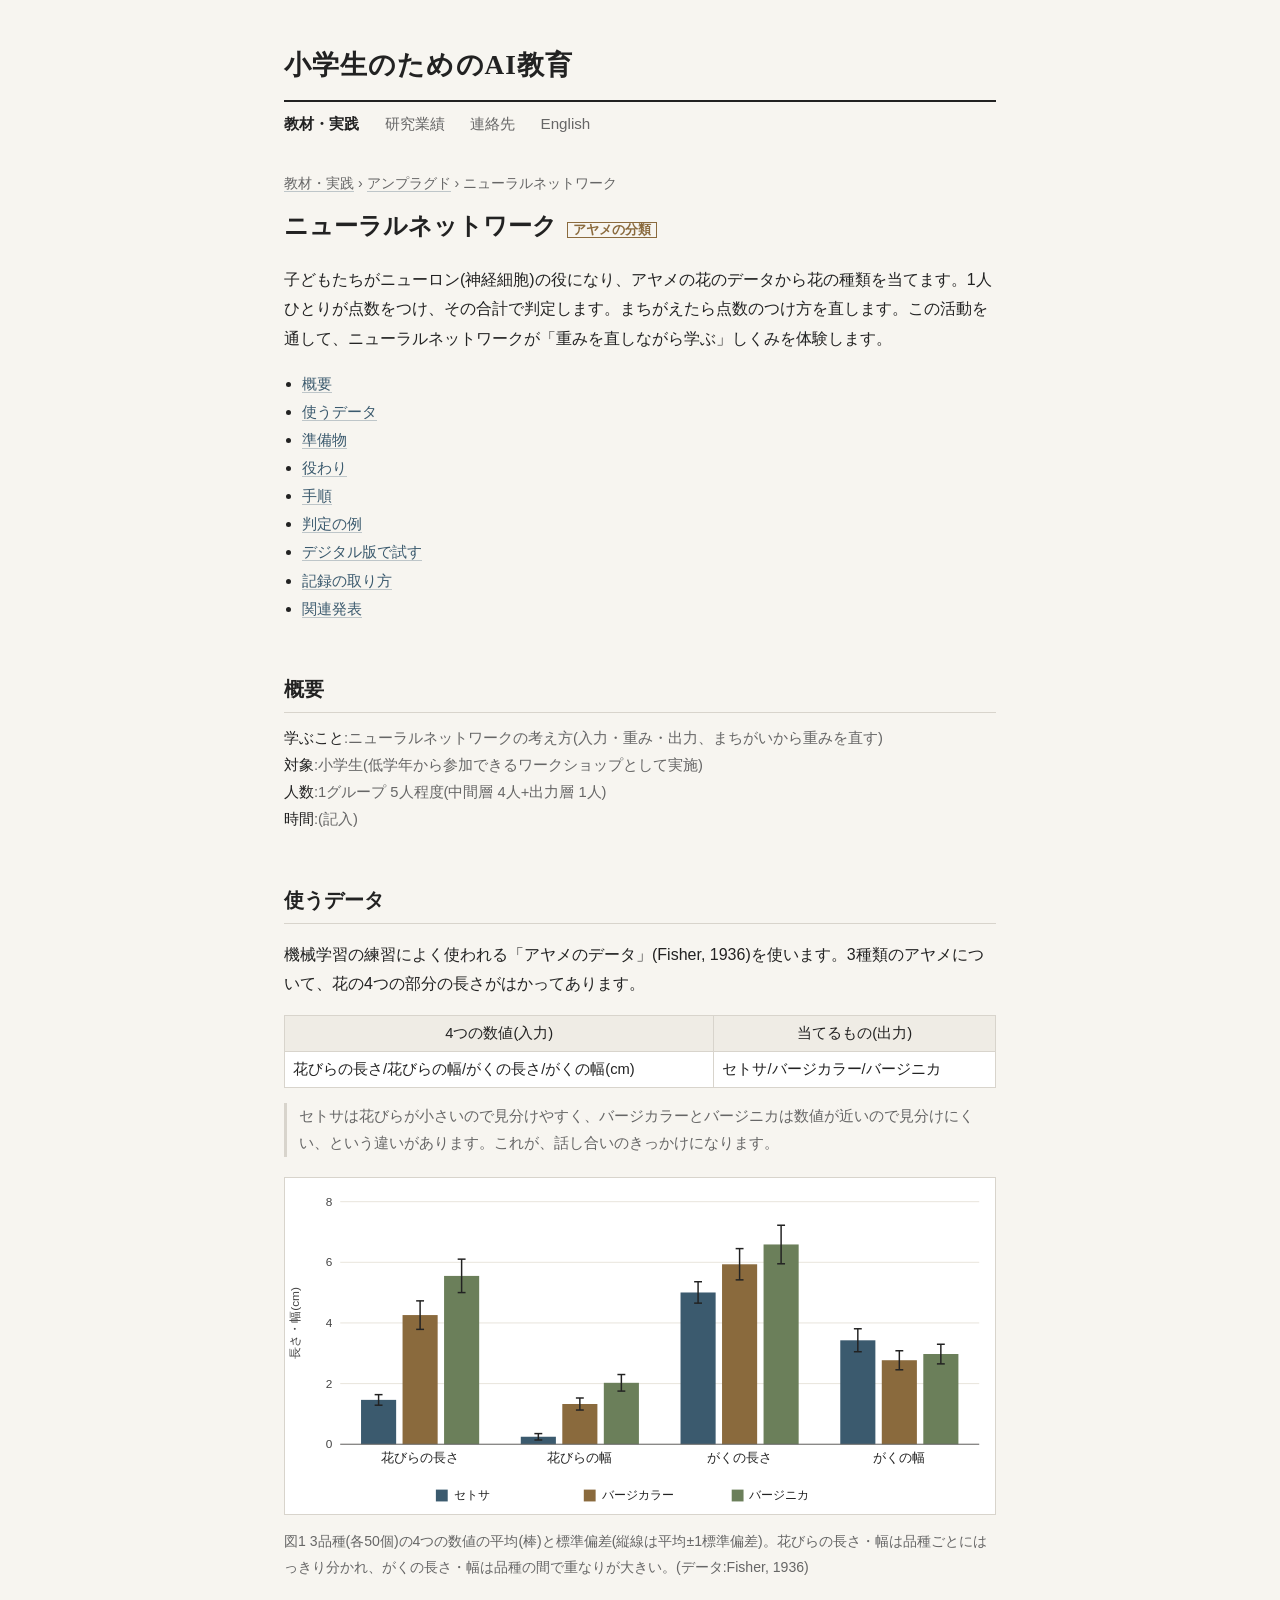
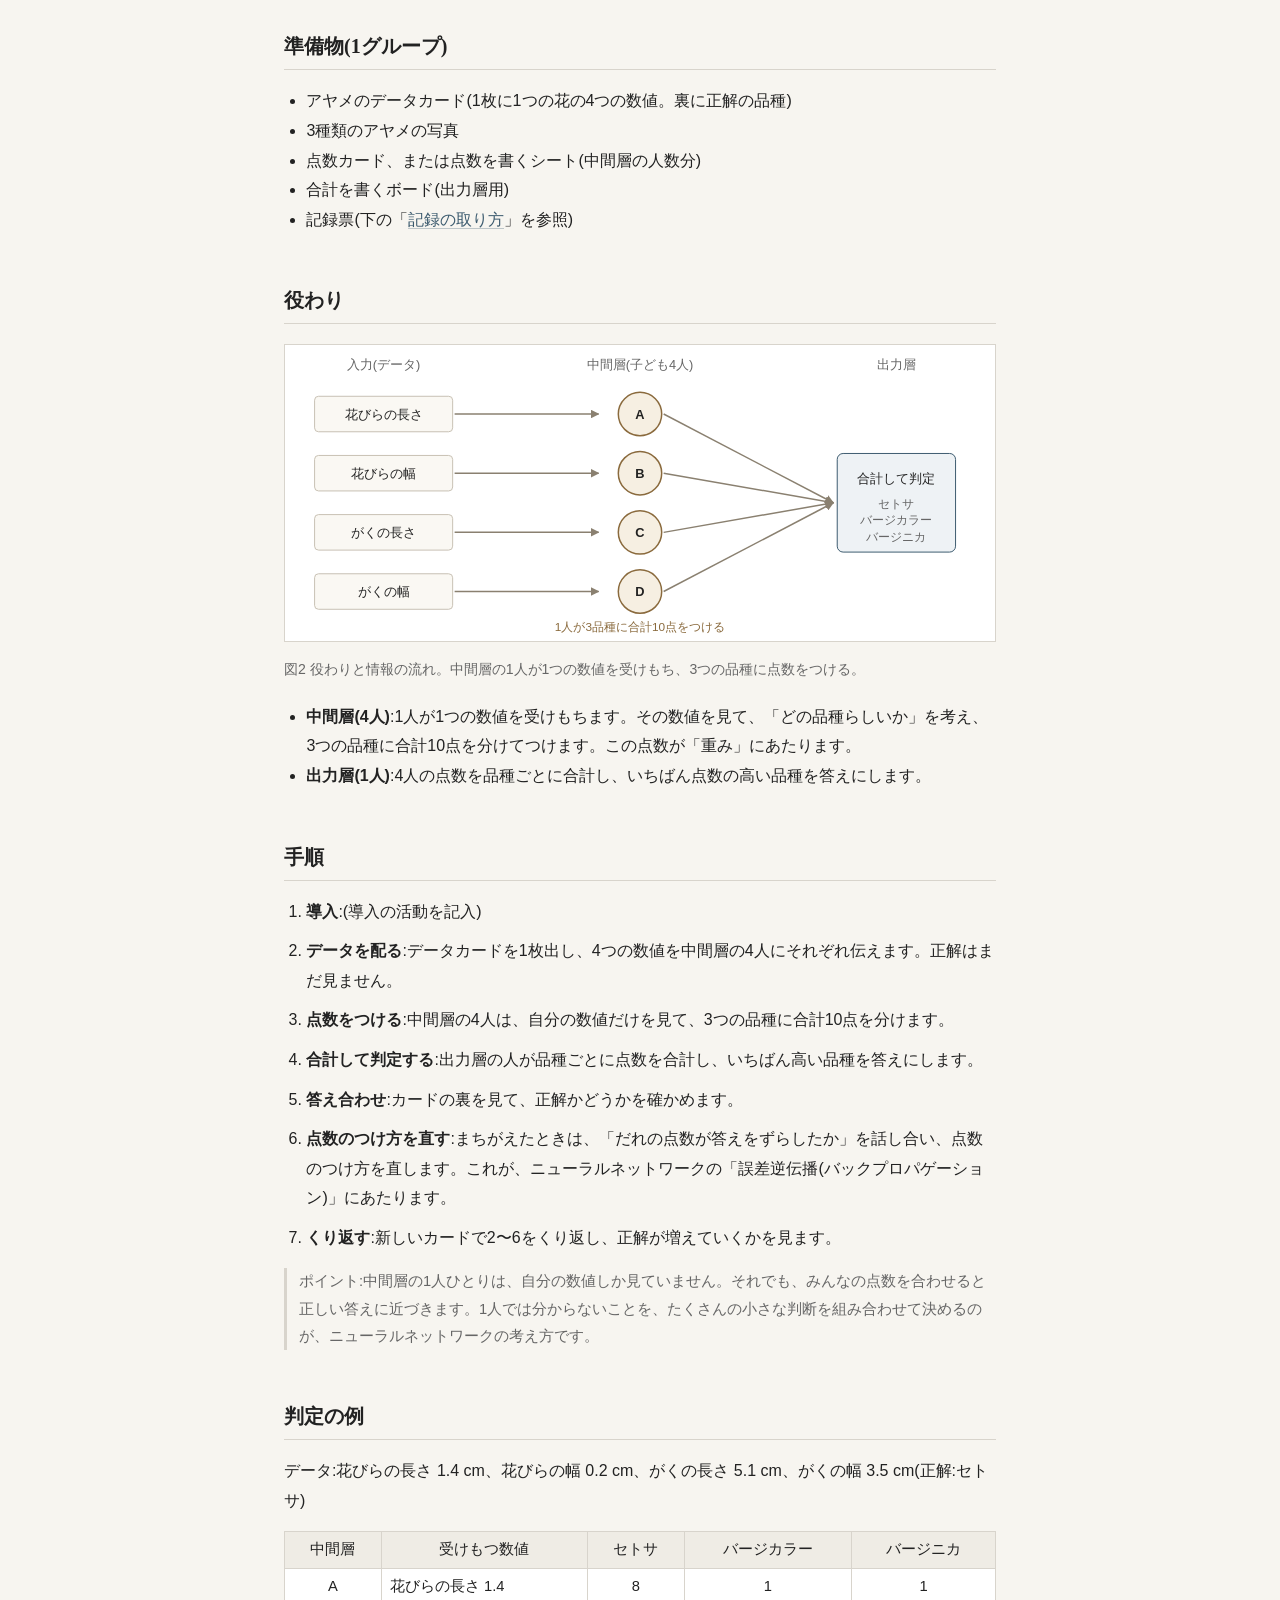
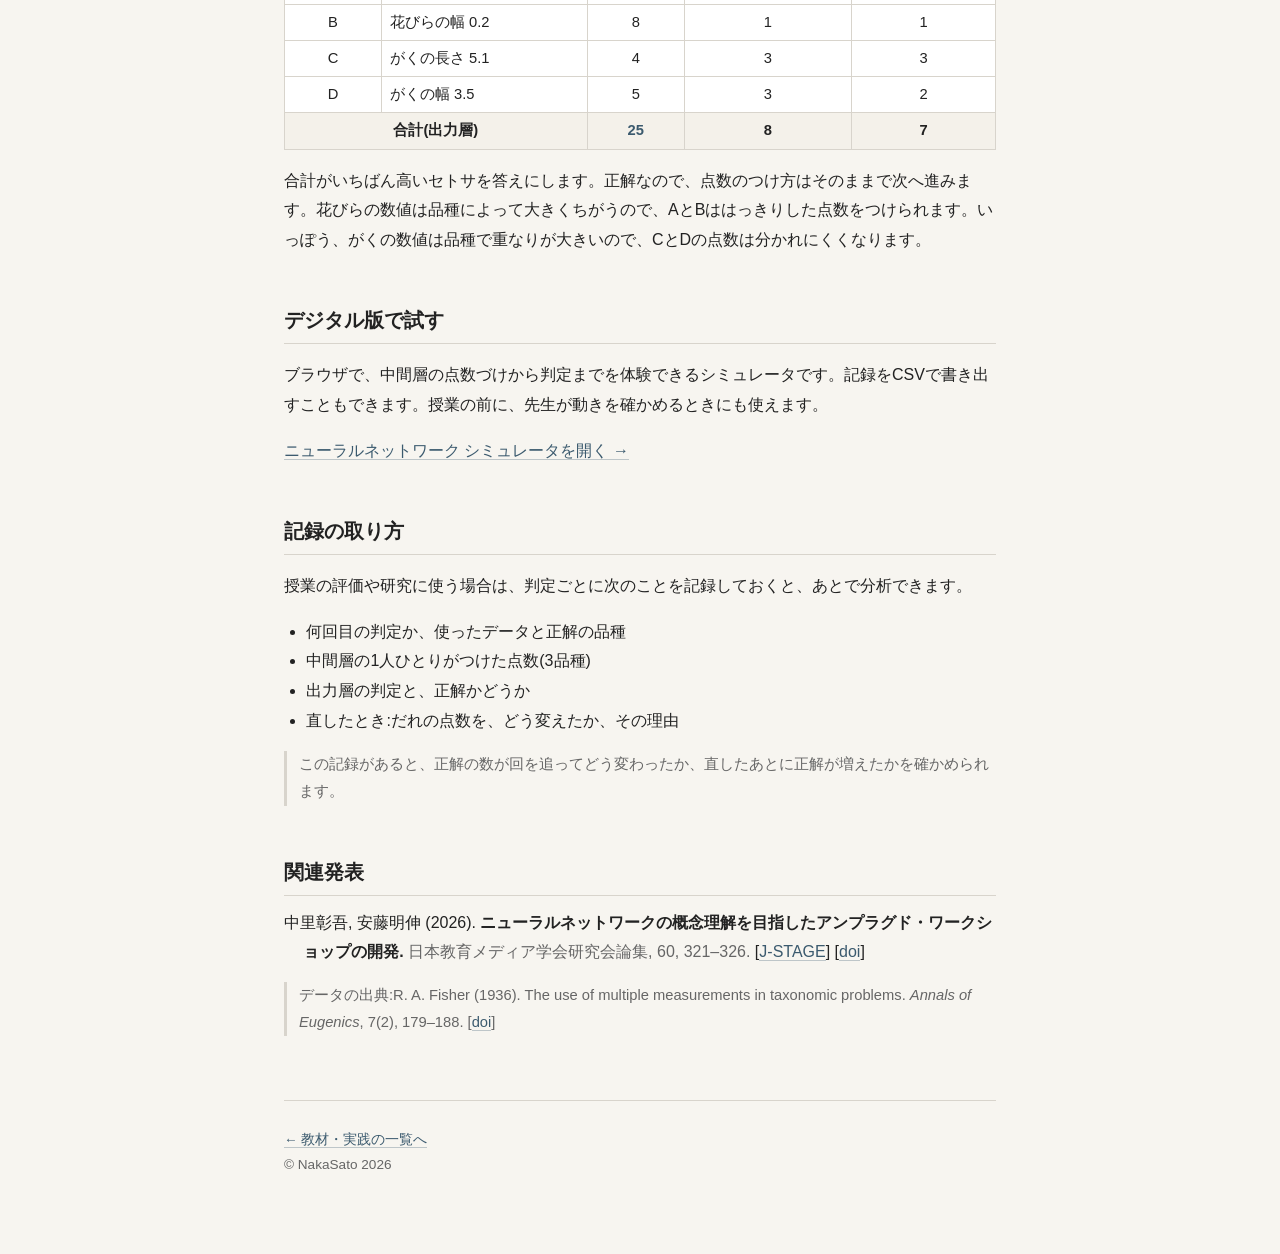
<file: iris.html>
<!DOCTYPE html>
<html lang="ja">
<head>
<meta charset="UTF-8">
<meta name="viewport" content="width=device-width, initial-scale=1">
<title>ニューラルネットワーク:人がニューロンになってアヤメを分類する|NakaSato</title>
<meta name="description" content="アヤメの花のデータを使い、子どもがニューロンの役になって花の種類を判定するアンプラグド・ワークショップの手順。">
<meta name="theme-color" content="#3b5a6e">
<link rel="stylesheet" href="style.css">
<style>
  figure { margin: 20px 0; }
  figure svg { width: 100%; height: auto; background: #fff; border: 1px solid var(--line); }
  figcaption { font-size: .88rem; color: var(--sub); margin-top: 4px; }
  table.data { border-collapse: collapse; width: 100%; font-size: .92rem; margin: 8px 0; background:#fff; }
  table.data th, table.data td { border: 1px solid var(--line); padding: 4px 8px; text-align: center; }
  table.data th { background: #efece5; font-weight: normal; }
  table.data td.l { text-align: left; }
  table.data tr.sum td { background: #f4f1ea; font-weight: bold; }
  td.win { color: var(--accent); }
  .crumb { font-size: .88rem; color: var(--sub); margin-bottom: 8px; }
  .crumb a { color: var(--sub); }
  ol.steps > li { margin-bottom: 10px; }
</style>
</head>
<body>
<div class="page">

<header class="site-header">
  <p class="site-name"><a href="index.html">小学生のためのAI教育</a></p>
</header>
<nav class="site-nav">
  <a href="materials.html" class="current">教材・実践</a>
  <a href="works.html">研究業績</a>
  <a href="index.html#contact">連絡先</a>
  <a href="materials-en.html" lang="en">English</a>
</nav>

<main>
<p class="crumb"><a href="materials.html">教材・実践</a> › <a href="materials.html#unplugged">アンプラグド</a> › ニューラルネットワーク</p>
<h1>ニューラルネットワーク <span class="tag">アヤメの分類</span></h1>
<p>子どもたちがニューロン(神経細胞)の役になり、アヤメの花のデータから花の種類を当てます。1人ひとりが点数をつけ、その合計で判定します。まちがえたら点数のつけ方を直します。この活動を通して、ニューラルネットワークが「重みを直しながら学ぶ」しくみを体験します。</p>

<ul class="jump">
  <li><a href="#overview">概要</a></li>
  <li><a href="#data">使うデータ</a></li>
  <li><a href="#materials">準備物</a></li>
  <li><a href="#roles">役わり</a></li>
  <li><a href="#play">手順</a></li>
  <li><a href="#example">判定の例</a></li>
  <li><a href="#sim">デジタル版で試す</a></li>
  <li><a href="#record">記録の取り方</a></li>
  <li><a href="#ref">関連発表</a></li>
</ul>

<h2 id="overview">概要</h2>
<p class="facts">
  <b>学ぶこと</b>:ニューラルネットワークの考え方(入力・重み・出力、まちがいから重みを直す)<br>
  <b>対象</b>:小学生(低学年から参加できるワークショップとして実施)<br>
  <b>人数</b>:1グループ 5人程度(中間層 4人+出力層 1人)<br>
  <b>時間</b>:<!-- TODO -->(記入)
</p>

<h2 id="data">使うデータ</h2>
<p>機械学習の練習によく使われる「アヤメのデータ」(Fisher, 1936)を使います。3種類のアヤメについて、花の4つの部分の長さがはかってあります。</p>
<table class="data">
  <tr><th>4つの数値(入力)</th><th>当てるもの(出力)</th></tr>
  <tr><td class="l">花びらの長さ/花びらの幅/がくの長さ/がくの幅(cm)</td><td class="l">セトサ/バージカラー/バージニカ</td></tr>
</table>
<p class="note">セトサは花びらが小さいので見分けやすく、バージカラーとバージニカは数値が近いので見分けにくい、という違いがあります。これが、話し合いのきっかけになります。</p>
<figure>
    <svg viewBox="0 0 720 340" xmlns="http://www.w3.org/2000/svg" role="img" aria-label="3品種の4つの数値の平均と標準偏差を示す棒グラフ">
    <g font-family="sans-serif" font-size="12" fill="#444">
    <line x1="56" x2="704" y1="270.0" y2="270.0" stroke="#e8e4dc"/><text x="48" y="274.0" text-anchor="end">0</text>
    <line x1="56" x2="704" y1="208.5" y2="208.5" stroke="#e8e4dc"/><text x="48" y="212.5" text-anchor="end">2</text>
    <line x1="56" x2="704" y1="147.0" y2="147.0" stroke="#e8e4dc"/><text x="48" y="151.0" text-anchor="end">4</text>
    <line x1="56" x2="704" y1="85.5" y2="85.5" stroke="#e8e4dc"/><text x="48" y="89.5" text-anchor="end">6</text>
    <line x1="56" x2="704" y1="24.0" y2="24.0" stroke="#e8e4dc"/><text x="48" y="28.0" text-anchor="end">8</text>
    <text x="14" y="147" transform="rotate(-90 14 147)" text-anchor="middle">長さ・幅(cm)</text>
    <rect x="77.1" y="225.0" width="35.6" height="45.0" fill="#3b5a6e"/>
    <line x1="94.9" x2="94.9" y1="230.4" y2="219.7" stroke="#222" stroke-width="1.5"/>
    <line x1="90.9" x2="98.9" y1="219.7" y2="219.7" stroke="#222" stroke-width="1.5"/>
    <line x1="90.9" x2="98.9" y1="230.4" y2="230.4" stroke="#222" stroke-width="1.5"/>
    <rect x="119.2" y="139.0" width="35.6" height="131.0" fill="#8a6a3d"/>
    <line x1="137.0" x2="137.0" y1="153.5" y2="124.6" stroke="#222" stroke-width="1.5"/>
    <line x1="133.0" x2="141.0" y1="124.6" y2="124.6" stroke="#222" stroke-width="1.5"/>
    <line x1="133.0" x2="141.0" y1="153.5" y2="153.5" stroke="#222" stroke-width="1.5"/>
    <rect x="161.3" y="99.3" width="35.6" height="170.7" fill="#6b7f5a"/>
    <line x1="179.1" x2="179.1" y1="116.2" y2="82.3" stroke="#222" stroke-width="1.5"/>
    <line x1="175.1" x2="183.1" y1="82.3" y2="82.3" stroke="#222" stroke-width="1.5"/>
    <line x1="175.1" x2="183.1" y1="116.2" y2="116.2" stroke="#222" stroke-width="1.5"/>
    <text x="137.0" y="288" text-anchor="middle" font-size="13" fill="#222">花びらの長さ</text>
    <rect x="239.1" y="262.4" width="35.6" height="7.6" fill="#3b5a6e"/>
    <line x1="256.9" x2="256.9" y1="265.7" y2="259.2" stroke="#222" stroke-width="1.5"/>
    <line x1="252.9" x2="260.9" y1="259.2" y2="259.2" stroke="#222" stroke-width="1.5"/>
    <line x1="252.9" x2="260.9" y1="265.7" y2="265.7" stroke="#222" stroke-width="1.5"/>
    <rect x="281.2" y="229.2" width="35.6" height="40.8" fill="#8a6a3d"/>
    <line x1="299.0" x2="299.0" y1="235.3" y2="223.1" stroke="#222" stroke-width="1.5"/>
    <line x1="295.0" x2="303.0" y1="223.1" y2="223.1" stroke="#222" stroke-width="1.5"/>
    <line x1="295.0" x2="303.0" y1="235.3" y2="235.3" stroke="#222" stroke-width="1.5"/>
    <rect x="323.3" y="207.7" width="35.6" height="62.3" fill="#6b7f5a"/>
    <line x1="341.1" x2="341.1" y1="216.1" y2="199.3" stroke="#222" stroke-width="1.5"/>
    <line x1="337.1" x2="345.1" y1="199.3" y2="199.3" stroke="#222" stroke-width="1.5"/>
    <line x1="337.1" x2="345.1" y1="216.1" y2="216.1" stroke="#222" stroke-width="1.5"/>
    <text x="299.0" y="288" text-anchor="middle" font-size="13" fill="#222">花びらの幅</text>
    <rect x="401.1" y="116.1" width="35.6" height="153.9" fill="#3b5a6e"/>
    <line x1="418.9" x2="418.9" y1="126.9" y2="105.2" stroke="#222" stroke-width="1.5"/>
    <line x1="414.9" x2="422.9" y1="105.2" y2="105.2" stroke="#222" stroke-width="1.5"/>
    <line x1="414.9" x2="422.9" y1="126.9" y2="126.9" stroke="#222" stroke-width="1.5"/>
    <rect x="443.2" y="87.5" width="35.6" height="182.5" fill="#8a6a3d"/>
    <line x1="461.0" x2="461.0" y1="103.3" y2="71.6" stroke="#222" stroke-width="1.5"/>
    <line x1="457.0" x2="465.0" y1="71.6" y2="71.6" stroke="#222" stroke-width="1.5"/>
    <line x1="457.0" x2="465.0" y1="103.3" y2="103.3" stroke="#222" stroke-width="1.5"/>
    <rect x="485.3" y="67.4" width="35.6" height="202.6" fill="#6b7f5a"/>
    <line x1="503.1" x2="503.1" y1="87.0" y2="47.9" stroke="#222" stroke-width="1.5"/>
    <line x1="499.1" x2="507.1" y1="47.9" y2="47.9" stroke="#222" stroke-width="1.5"/>
    <line x1="499.1" x2="507.1" y1="87.0" y2="87.0" stroke="#222" stroke-width="1.5"/>
    <text x="461.0" y="288" text-anchor="middle" font-size="13" fill="#222">がくの長さ</text>
    <rect x="563.1" y="164.6" width="35.6" height="105.4" fill="#3b5a6e"/>
    <line x1="580.9" x2="580.9" y1="176.2" y2="152.9" stroke="#222" stroke-width="1.5"/>
    <line x1="576.9" x2="584.9" y1="152.9" y2="152.9" stroke="#222" stroke-width="1.5"/>
    <line x1="576.9" x2="584.9" y1="176.2" y2="176.2" stroke="#222" stroke-width="1.5"/>
    <rect x="605.2" y="184.8" width="35.6" height="85.2" fill="#8a6a3d"/>
    <line x1="623.0" x2="623.0" y1="194.5" y2="175.2" stroke="#222" stroke-width="1.5"/>
    <line x1="619.0" x2="627.0" y1="175.2" y2="175.2" stroke="#222" stroke-width="1.5"/>
    <line x1="619.0" x2="627.0" y1="194.5" y2="194.5" stroke="#222" stroke-width="1.5"/>
    <rect x="647.3" y="178.5" width="35.6" height="91.5" fill="#6b7f5a"/>
    <line x1="665.1" x2="665.1" y1="188.5" y2="168.6" stroke="#222" stroke-width="1.5"/>
    <line x1="661.1" x2="669.1" y1="168.6" y2="168.6" stroke="#222" stroke-width="1.5"/>
    <line x1="661.1" x2="669.1" y1="188.5" y2="188.5" stroke="#222" stroke-width="1.5"/>
    <text x="623.0" y="288" text-anchor="middle" font-size="13" fill="#222">がくの幅</text>
    <line x1="56" x2="704" y1="270.0" y2="270.0" stroke="#666"/>
    <rect x="153" y="316" width="12" height="12" fill="#3b5a6e"/><text x="171" y="326" fill="#222">セトサ</text>
    <rect x="303" y="316" width="12" height="12" fill="#8a6a3d"/><text x="321" y="326" fill="#222">バージカラー</text>
    <rect x="453" y="316" width="12" height="12" fill="#6b7f5a"/><text x="471" y="326" fill="#222">バージニカ</text>
    </g></svg>
  <figcaption>図1 3品種(各50個)の4つの数値の平均(棒)と標準偏差(縦線は平均±1標準偏差)。花びらの長さ・幅は品種ごとにはっきり分かれ、がくの長さ・幅は品種の間で重なりが大きい。(データ:Fisher, 1936)</figcaption>
</figure>


<h2 id="materials">準備物(1グループ)</h2>
<ul>
  <li>アヤメのデータカード(1枚に1つの花の4つの数値。裏に正解の品種)</li>
  <li>3種類のアヤメの写真</li>
  <li>点数カード、または点数を書くシート(中間層の人数分)</li>
  <li>合計を書くボード(出力層用)</li>
  <li>記録票(下の「<a href="#record">記録の取り方</a>」を参照)</li>
  <!-- TODO: 実際の準備物に合わせて修正 -->
</ul>

<h2 id="roles">役わり</h2>
<figure>
  <svg viewBox="0 0 720 300" xmlns="http://www.w3.org/2000/svg" role="img" aria-label="入力の4つの数値が、中間層の4人に1つずつ渡り、その点数が出力層で合計される図">
    <defs>
      <marker id="ar" viewBox="0 0 10 10" refX="9" refY="5" markerWidth="6" markerHeight="6" orient="auto"><path d="M0,0 L10,5 L0,10 z" fill="#8a8070"/></marker>
    </defs>
    <g font-family="sans-serif" font-size="13" fill="#222" text-anchor="middle">
      <text x="100" y="24" fill="#666">入力(データ)</text>
      <text x="360" y="24" fill="#666">中間層(子ども4人)</text>
      <text x="360" y="290" font-size="12" fill="#8a6a3d">1人が3品種に合計10点をつける</text>
      <text x="620" y="24" fill="#666">出力層</text>
      <g id="net"></g>
    </g>
  </svg>
  <figcaption>図2 役わりと情報の流れ。中間層の1人が1つの数値を受けもち、3つの品種に点数をつける。</figcaption>
</figure>
<ul>
  <li><strong>中間層(4人)</strong>:1人が1つの数値を受けもちます。その数値を見て、「どの品種らしいか」を考え、3つの品種に合計10点を分けてつけます。この点数が「重み」にあたります。</li>
  <li><strong>出力層(1人)</strong>:4人の点数を品種ごとに合計し、いちばん点数の高い品種を答えにします。</li>
</ul>

<h2 id="play">手順</h2>
<ol class="steps">
  <li><strong>導入</strong>:<!-- TODO: 導入の算数パズルの内容 -->(導入の活動を記入)</li>
  <li><strong>データを配る</strong>:データカードを1枚出し、4つの数値を中間層の4人にそれぞれ伝えます。正解はまだ見ません。</li>
  <li><strong>点数をつける</strong>:中間層の4人は、自分の数値だけを見て、3つの品種に合計10点を分けます。</li>
  <li><strong>合計して判定する</strong>:出力層の人が品種ごとに点数を合計し、いちばん高い品種を答えにします。</li>
  <li><strong>答え合わせ</strong>:カードの裏を見て、正解かどうかを確かめます。</li>
  <li><strong>点数のつけ方を直す</strong>:まちがえたときは、「だれの点数が答えをずらしたか」を話し合い、点数のつけ方を直します。これが、ニューラルネットワークの「誤差逆伝播(バックプロパゲーション)」にあたります。</li>
  <li><strong>くり返す</strong>:新しいカードで2〜6をくり返し、正解が増えていくかを見ます。</li>
</ol>
<p class="note">ポイント:中間層の1人ひとりは、自分の数値しか見ていません。それでも、みんなの点数を合わせると正しい答えに近づきます。1人では分からないことを、たくさんの小さな判断を組み合わせて決めるのが、ニューラルネットワークの考え方です。</p>

<h2 id="example">判定の例</h2>
<p>データ:花びらの長さ 1.4 cm、花びらの幅 0.2 cm、がくの長さ 5.1 cm、がくの幅 3.5 cm(正解:セトサ)</p>
<table class="data">
  <tr><th>中間層</th><th>受けもつ数値</th><th>セトサ</th><th>バージカラー</th><th>バージニカ</th></tr>
  <tr><td>A</td><td class="l">花びらの長さ 1.4</td><td>8</td><td>1</td><td>1</td></tr>
  <tr><td>B</td><td class="l">花びらの幅 0.2</td><td>8</td><td>1</td><td>1</td></tr>
  <tr><td>C</td><td class="l">がくの長さ 5.1</td><td>4</td><td>3</td><td>3</td></tr>
  <tr><td>D</td><td class="l">がくの幅 3.5</td><td>5</td><td>3</td><td>2</td></tr>
  <tr class="sum"><td colspan="2">合計(出力層)</td><td class="win">25</td><td>8</td><td>7</td></tr>
</table>
<p>合計がいちばん高いセトサを答えにします。正解なので、点数のつけ方はそのままで次へ進みます。花びらの数値は品種によって大きくちがうので、AとBははっきりした点数をつけられます。いっぽう、がくの数値は品種で重なりが大きいので、CとDの点数は分かれにくくなります。</p>

<h2 id="sim">デジタル版で試す</h2>
<p>ブラウザで、中間層の点数づけから判定までを体験できるシミュレータです。記録をCSVで書き出すこともできます。授業の前に、先生が動きを確かめるときにも使えます。</p>
<p><a href="iris-sim.html">ニューラルネットワーク シミュレータを開く →</a></p>

<h2 id="record">記録の取り方</h2>
<p>授業の評価や研究に使う場合は、判定ごとに次のことを記録しておくと、あとで分析できます。</p>
<ul>
  <li>何回目の判定か、使ったデータと正解の品種</li>
  <li>中間層の1人ひとりがつけた点数(3品種)</li>
  <li>出力層の判定と、正解かどうか</li>
  <li>直したとき:だれの点数を、どう変えたか、その理由</li>
</ul>
<p class="note">この記録があると、正解の数が回を追ってどう変わったか、直したあとに正解が増えたかを確かめられます。<!-- TODO: 記録票を置く場合 → [<a href="files/iris-record.xlsx">記録票 xlsx</a>] --></p>

<h2 id="ref">関連発表</h2>
<ul class="refs">
  <li>中里彰吾, 安藤明伸 (2026).
    <span class="title">ニューラルネットワークの概念理解を目指したアンプラグド・ワークショップの開発.</span>
    <span class="venue">日本教育メディア学会研究会論集, 60, 321–326.</span>
    [<a href="https://www.jstage.jst.go.jp/article/jaemsstudy/60/0/60_321/_article/-char/ja/">J-STAGE</a>]
    [<a href="https://doi.org/10.24458/jaemsstudy.60.0_321">doi</a>]
  </li>
</ul>
<p class="refs note">データの出典:R. A. Fisher (1936). The use of multiple measurements in taxonomic problems. <i>Annals of Eugenics</i>, 7(2), 179–188. [<a href="https://doi.org/10.1111/j.1469-1809.1936.tb02137.x">doi</a>]</p>
</main>

<footer>
  <p><a href="materials.html">← 教材・実践の一覧へ</a><br>&copy; NakaSato 2026</p>
</footer>

</div>

<script>
// 図1:入力 → 中間層 → 出力層
(function () {
  var g = document.getElementById('net');
  var NS = 'http://www.w3.org/2000/svg';
  function el(tag, a) { var e = document.createElementNS(NS, tag); for (var k in a) e.setAttribute(k, a[k]); g.appendChild(e); return e; }
  function tx(x, y, s, extra) { var t = el('text', Object.assign({ x: x, y: y }, extra || {})); t.textContent = s; return t; }
  var inputs = ['花びらの長さ', '花びらの幅', 'がくの長さ', 'がくの幅'];
  var ys = [70, 130, 190, 250];
  // 出力層
  el('rect', { x: 560, y: 110, width: 120, height: 100, rx: 6, fill: '#eef2f5', stroke: '#3b5a6e' });
  tx(620, 140, '合計して判定');
  tx(620, 165, 'セトサ', { 'font-size': 12, fill: '#666' });
  tx(620, 182, 'バージカラー', { 'font-size': 12, fill: '#666' });
  tx(620, 199, 'バージニカ', { 'font-size': 12, fill: '#666' });
  for (var i = 0; i < 4; i++) {
    var y = ys[i];
    // 入力カード
    el('rect', { x: 30, y: y - 18, width: 140, height: 36, rx: 4, fill: '#faf8f3', stroke: '#c8c1b3' });
    tx(100, y + 5, inputs[i]);
    // 矢印 入力→中間
    el('line', { x1: 172, y1: y, x2: 318, y2: y, stroke: '#8a8070', 'stroke-width': 1.5, 'marker-end': 'url(#ar)' });
    // 中間層の子ども(円)
    el('circle', { cx: 360, cy: y, r: 22, fill: '#f6efe2', stroke: '#8a6a3d', 'stroke-width': 1.5 });
    tx(360, y + 5, 'ABCD'[i], { 'font-weight': 'bold' });
    // 矢印 中間→出力
    el('line', { x1: 384, y1: y, x2: 556, y2: 160, stroke: '#8a8070', 'stroke-width': 1.5, 'marker-end': 'url(#ar)' });
  }
})();
</script>
</body>
</html>
</file>
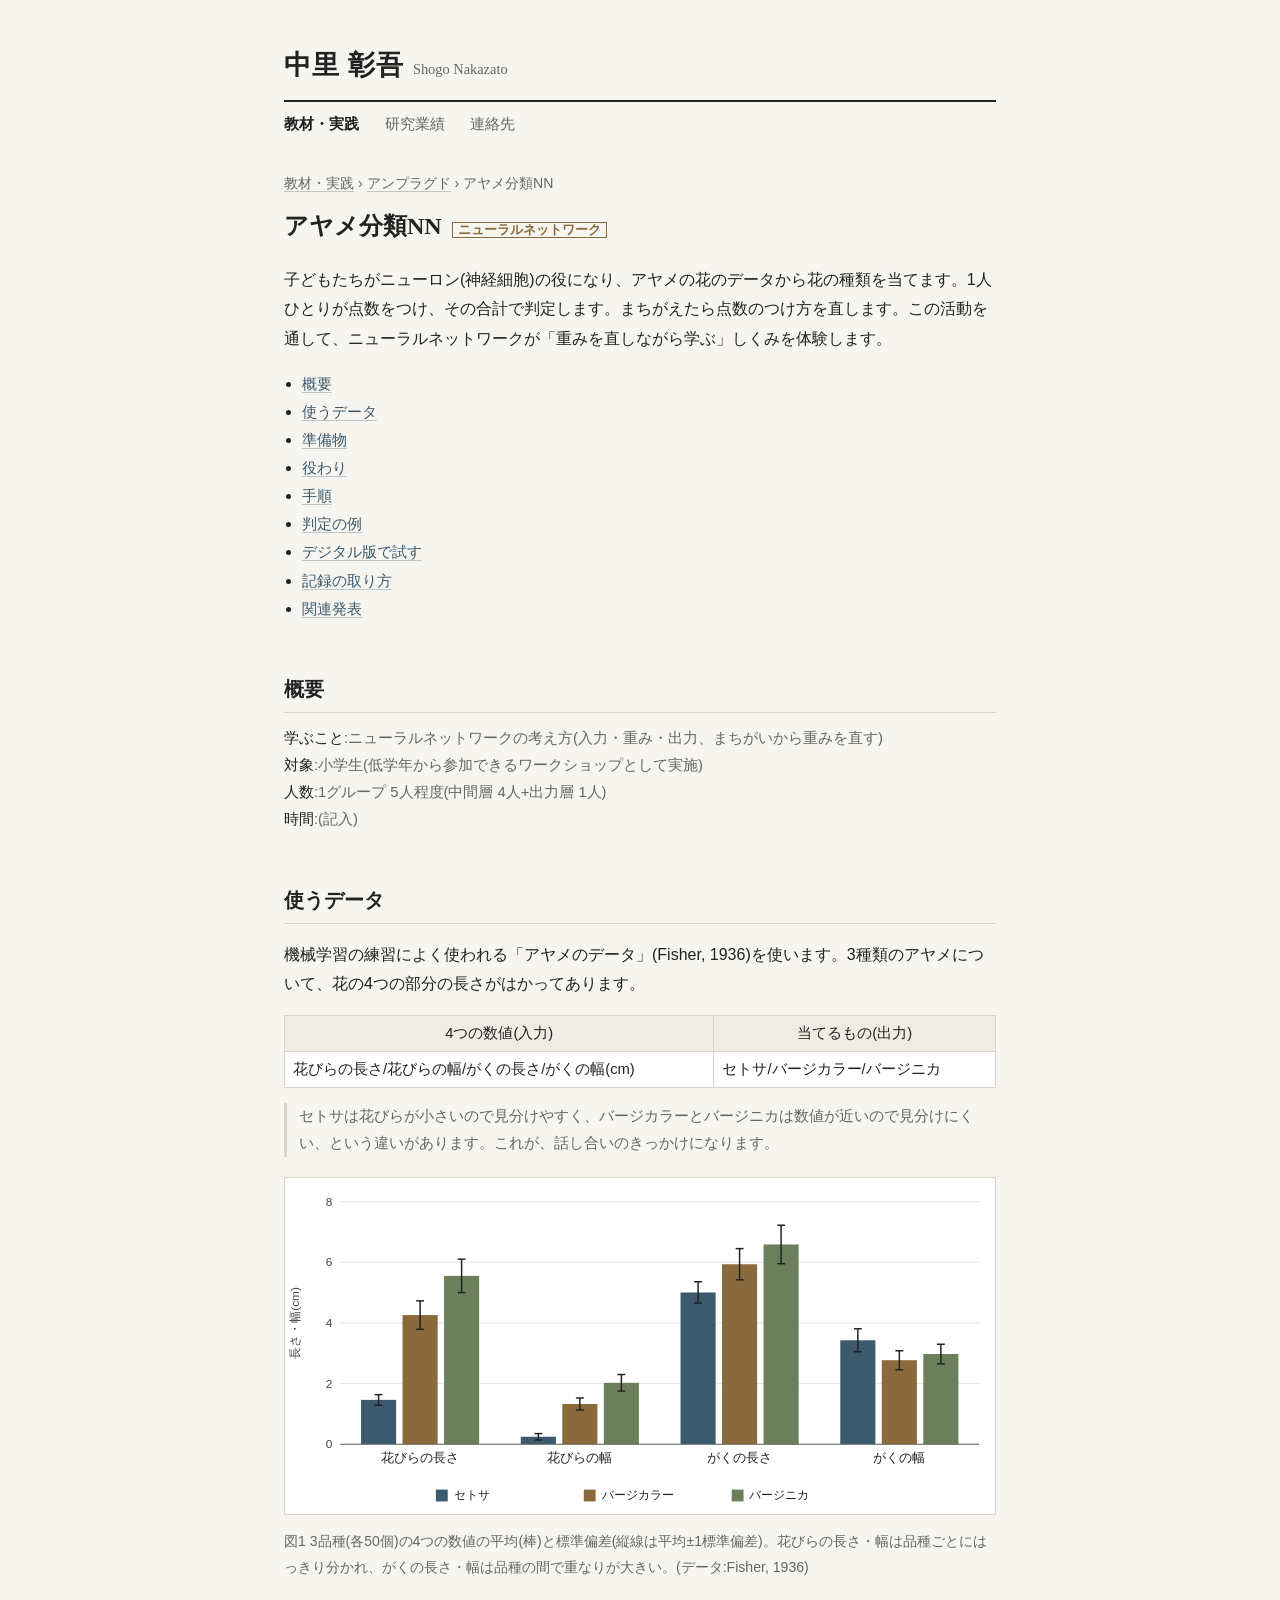
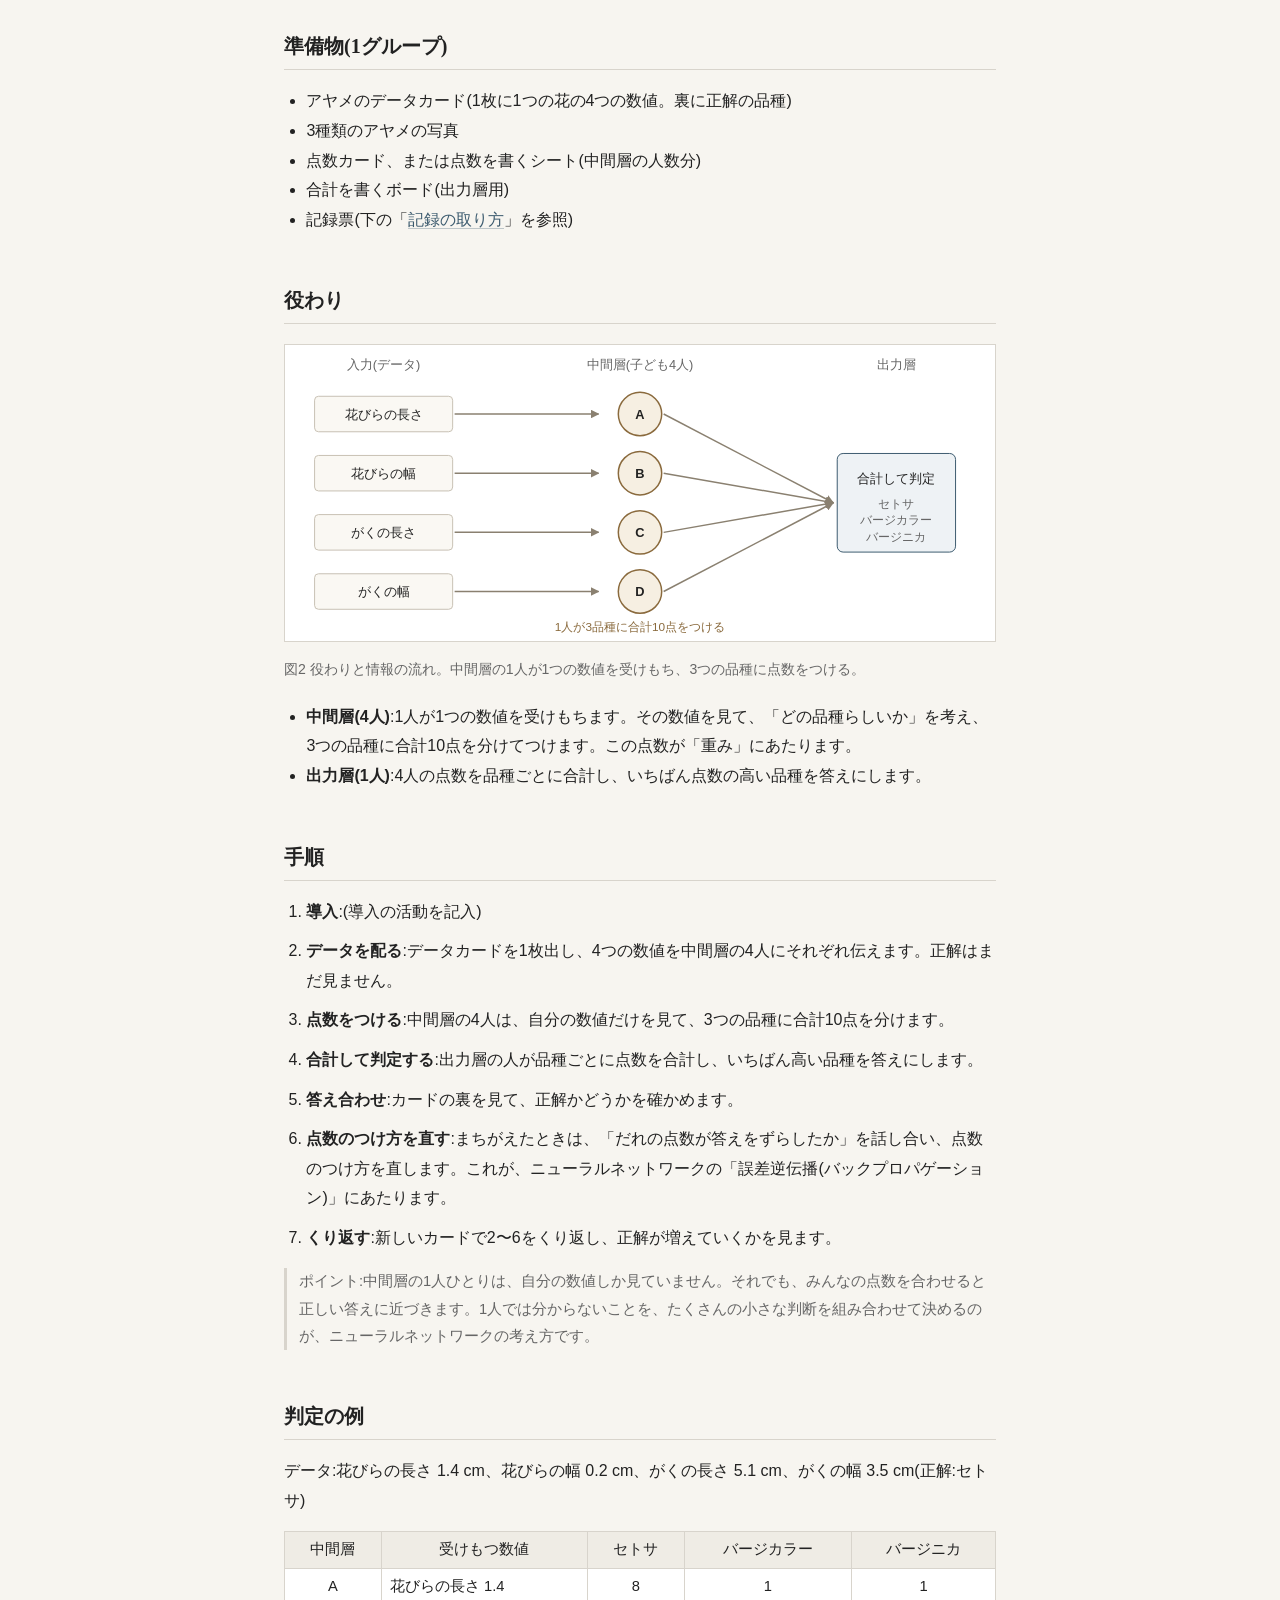
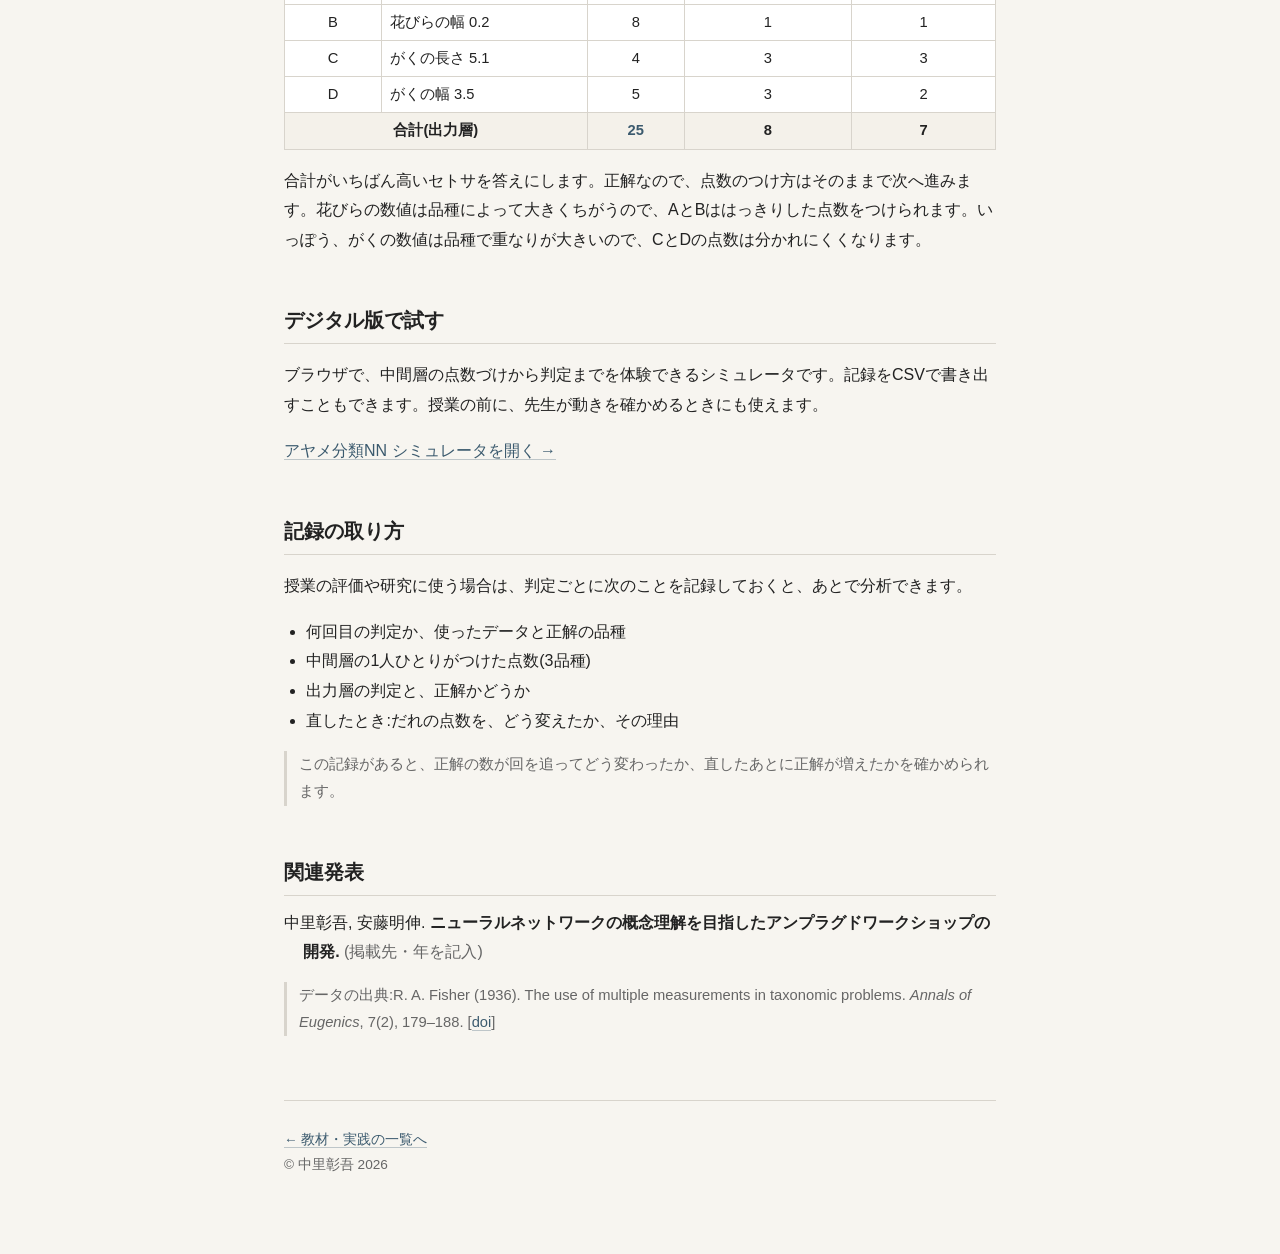
<file: iris_1.html>
<!DOCTYPE html>
<html lang="ja">
<head>
<meta charset="UTF-8">
<meta name="viewport" content="width=device-width, initial-scale=1">
<title>アヤメ分類NN:人がニューロンになって学ぶニューラルネットワーク|中里彰吾</title>
<meta name="description" content="アヤメの花のデータを使い、子どもがニューロンの役になって花の種類を判定するアンプラグド・ワークショップの手順。">
<meta name="theme-color" content="#3b5a6e">
<link rel="stylesheet" href="style.css">
<style>
  figure { margin: 20px 0; }
  figure svg { width: 100%; height: auto; background: #fff; border: 1px solid var(--line); }
  figcaption { font-size: .88rem; color: var(--sub); margin-top: 4px; }
  table.data { border-collapse: collapse; width: 100%; font-size: .92rem; margin: 8px 0; background:#fff; }
  table.data th, table.data td { border: 1px solid var(--line); padding: 4px 8px; text-align: center; }
  table.data th { background: #efece5; font-weight: normal; }
  table.data td.l { text-align: left; }
  table.data tr.sum td { background: #f4f1ea; font-weight: bold; }
  td.win { color: var(--accent); }
  .crumb { font-size: .88rem; color: var(--sub); margin-bottom: 8px; }
  .crumb a { color: var(--sub); }
  ol.steps > li { margin-bottom: 10px; }
</style>
</head>
<body>
<div class="page">

<header class="site-header">
  <p class="site-name"><a href="index.html">中里 彰吾</a><small>Shogo Nakazato</small></p>
</header>
<nav class="site-nav">
  <a href="index.html" class="current">教材・実践</a>
  <a href="works.html">研究業績</a>
  <a href="index.html#contact">連絡先</a>
</nav>

<main>
<p class="crumb"><a href="index.html">教材・実践</a> › <a href="index.html#unplugged">アンプラグド</a> › アヤメ分類NN</p>
<h1>アヤメ分類NN <span class="tag">ニューラルネットワーク</span></h1>
<p>子どもたちがニューロン(神経細胞)の役になり、アヤメの花のデータから花の種類を当てます。1人ひとりが点数をつけ、その合計で判定します。まちがえたら点数のつけ方を直します。この活動を通して、ニューラルネットワークが「重みを直しながら学ぶ」しくみを体験します。</p>

<ul class="jump">
  <li><a href="#overview">概要</a></li>
  <li><a href="#data">使うデータ</a></li>
  <li><a href="#materials">準備物</a></li>
  <li><a href="#roles">役わり</a></li>
  <li><a href="#play">手順</a></li>
  <li><a href="#example">判定の例</a></li>
  <li><a href="#sim">デジタル版で試す</a></li>
  <li><a href="#record">記録の取り方</a></li>
  <li><a href="#ref">関連発表</a></li>
</ul>

<h2 id="overview">概要</h2>
<p class="facts">
  <b>学ぶこと</b>:ニューラルネットワークの考え方(入力・重み・出力、まちがいから重みを直す)<br>
  <b>対象</b>:小学生(低学年から参加できるワークショップとして実施)<br>
  <b>人数</b>:1グループ 5人程度(中間層 4人+出力層 1人)<br>
  <b>時間</b>:<!-- TODO -->(記入)
</p>

<h2 id="data">使うデータ</h2>
<p>機械学習の練習によく使われる「アヤメのデータ」(Fisher, 1936)を使います。3種類のアヤメについて、花の4つの部分の長さがはかってあります。</p>
<table class="data">
  <tr><th>4つの数値(入力)</th><th>当てるもの(出力)</th></tr>
  <tr><td class="l">花びらの長さ/花びらの幅/がくの長さ/がくの幅(cm)</td><td class="l">セトサ/バージカラー/バージニカ</td></tr>
</table>
<p class="note">セトサは花びらが小さいので見分けやすく、バージカラーとバージニカは数値が近いので見分けにくい、という違いがあります。これが、話し合いのきっかけになります。</p>
<figure>
    <svg viewBox="0 0 720 340" xmlns="http://www.w3.org/2000/svg" role="img" aria-label="3品種の4つの数値の平均と標準偏差を示す棒グラフ">
    <g font-family="sans-serif" font-size="12" fill="#444">
    <line x1="56" x2="704" y1="270.0" y2="270.0" stroke="#e8e4dc"/><text x="48" y="274.0" text-anchor="end">0</text>
    <line x1="56" x2="704" y1="208.5" y2="208.5" stroke="#e8e4dc"/><text x="48" y="212.5" text-anchor="end">2</text>
    <line x1="56" x2="704" y1="147.0" y2="147.0" stroke="#e8e4dc"/><text x="48" y="151.0" text-anchor="end">4</text>
    <line x1="56" x2="704" y1="85.5" y2="85.5" stroke="#e8e4dc"/><text x="48" y="89.5" text-anchor="end">6</text>
    <line x1="56" x2="704" y1="24.0" y2="24.0" stroke="#e8e4dc"/><text x="48" y="28.0" text-anchor="end">8</text>
    <text x="14" y="147" transform="rotate(-90 14 147)" text-anchor="middle">長さ・幅(cm)</text>
    <rect x="77.1" y="225.0" width="35.6" height="45.0" fill="#3b5a6e"/>
    <line x1="94.9" x2="94.9" y1="230.4" y2="219.7" stroke="#222" stroke-width="1.5"/>
    <line x1="90.9" x2="98.9" y1="219.7" y2="219.7" stroke="#222" stroke-width="1.5"/>
    <line x1="90.9" x2="98.9" y1="230.4" y2="230.4" stroke="#222" stroke-width="1.5"/>
    <rect x="119.2" y="139.0" width="35.6" height="131.0" fill="#8a6a3d"/>
    <line x1="137.0" x2="137.0" y1="153.5" y2="124.6" stroke="#222" stroke-width="1.5"/>
    <line x1="133.0" x2="141.0" y1="124.6" y2="124.6" stroke="#222" stroke-width="1.5"/>
    <line x1="133.0" x2="141.0" y1="153.5" y2="153.5" stroke="#222" stroke-width="1.5"/>
    <rect x="161.3" y="99.3" width="35.6" height="170.7" fill="#6b7f5a"/>
    <line x1="179.1" x2="179.1" y1="116.2" y2="82.3" stroke="#222" stroke-width="1.5"/>
    <line x1="175.1" x2="183.1" y1="82.3" y2="82.3" stroke="#222" stroke-width="1.5"/>
    <line x1="175.1" x2="183.1" y1="116.2" y2="116.2" stroke="#222" stroke-width="1.5"/>
    <text x="137.0" y="288" text-anchor="middle" font-size="13" fill="#222">花びらの長さ</text>
    <rect x="239.1" y="262.4" width="35.6" height="7.6" fill="#3b5a6e"/>
    <line x1="256.9" x2="256.9" y1="265.7" y2="259.2" stroke="#222" stroke-width="1.5"/>
    <line x1="252.9" x2="260.9" y1="259.2" y2="259.2" stroke="#222" stroke-width="1.5"/>
    <line x1="252.9" x2="260.9" y1="265.7" y2="265.7" stroke="#222" stroke-width="1.5"/>
    <rect x="281.2" y="229.2" width="35.6" height="40.8" fill="#8a6a3d"/>
    <line x1="299.0" x2="299.0" y1="235.3" y2="223.1" stroke="#222" stroke-width="1.5"/>
    <line x1="295.0" x2="303.0" y1="223.1" y2="223.1" stroke="#222" stroke-width="1.5"/>
    <line x1="295.0" x2="303.0" y1="235.3" y2="235.3" stroke="#222" stroke-width="1.5"/>
    <rect x="323.3" y="207.7" width="35.6" height="62.3" fill="#6b7f5a"/>
    <line x1="341.1" x2="341.1" y1="216.1" y2="199.3" stroke="#222" stroke-width="1.5"/>
    <line x1="337.1" x2="345.1" y1="199.3" y2="199.3" stroke="#222" stroke-width="1.5"/>
    <line x1="337.1" x2="345.1" y1="216.1" y2="216.1" stroke="#222" stroke-width="1.5"/>
    <text x="299.0" y="288" text-anchor="middle" font-size="13" fill="#222">花びらの幅</text>
    <rect x="401.1" y="116.1" width="35.6" height="153.9" fill="#3b5a6e"/>
    <line x1="418.9" x2="418.9" y1="126.9" y2="105.2" stroke="#222" stroke-width="1.5"/>
    <line x1="414.9" x2="422.9" y1="105.2" y2="105.2" stroke="#222" stroke-width="1.5"/>
    <line x1="414.9" x2="422.9" y1="126.9" y2="126.9" stroke="#222" stroke-width="1.5"/>
    <rect x="443.2" y="87.5" width="35.6" height="182.5" fill="#8a6a3d"/>
    <line x1="461.0" x2="461.0" y1="103.3" y2="71.6" stroke="#222" stroke-width="1.5"/>
    <line x1="457.0" x2="465.0" y1="71.6" y2="71.6" stroke="#222" stroke-width="1.5"/>
    <line x1="457.0" x2="465.0" y1="103.3" y2="103.3" stroke="#222" stroke-width="1.5"/>
    <rect x="485.3" y="67.4" width="35.6" height="202.6" fill="#6b7f5a"/>
    <line x1="503.1" x2="503.1" y1="87.0" y2="47.9" stroke="#222" stroke-width="1.5"/>
    <line x1="499.1" x2="507.1" y1="47.9" y2="47.9" stroke="#222" stroke-width="1.5"/>
    <line x1="499.1" x2="507.1" y1="87.0" y2="87.0" stroke="#222" stroke-width="1.5"/>
    <text x="461.0" y="288" text-anchor="middle" font-size="13" fill="#222">がくの長さ</text>
    <rect x="563.1" y="164.6" width="35.6" height="105.4" fill="#3b5a6e"/>
    <line x1="580.9" x2="580.9" y1="176.2" y2="152.9" stroke="#222" stroke-width="1.5"/>
    <line x1="576.9" x2="584.9" y1="152.9" y2="152.9" stroke="#222" stroke-width="1.5"/>
    <line x1="576.9" x2="584.9" y1="176.2" y2="176.2" stroke="#222" stroke-width="1.5"/>
    <rect x="605.2" y="184.8" width="35.6" height="85.2" fill="#8a6a3d"/>
    <line x1="623.0" x2="623.0" y1="194.5" y2="175.2" stroke="#222" stroke-width="1.5"/>
    <line x1="619.0" x2="627.0" y1="175.2" y2="175.2" stroke="#222" stroke-width="1.5"/>
    <line x1="619.0" x2="627.0" y1="194.5" y2="194.5" stroke="#222" stroke-width="1.5"/>
    <rect x="647.3" y="178.5" width="35.6" height="91.5" fill="#6b7f5a"/>
    <line x1="665.1" x2="665.1" y1="188.5" y2="168.6" stroke="#222" stroke-width="1.5"/>
    <line x1="661.1" x2="669.1" y1="168.6" y2="168.6" stroke="#222" stroke-width="1.5"/>
    <line x1="661.1" x2="669.1" y1="188.5" y2="188.5" stroke="#222" stroke-width="1.5"/>
    <text x="623.0" y="288" text-anchor="middle" font-size="13" fill="#222">がくの幅</text>
    <line x1="56" x2="704" y1="270.0" y2="270.0" stroke="#666"/>
    <rect x="153" y="316" width="12" height="12" fill="#3b5a6e"/><text x="171" y="326" fill="#222">セトサ</text>
    <rect x="303" y="316" width="12" height="12" fill="#8a6a3d"/><text x="321" y="326" fill="#222">バージカラー</text>
    <rect x="453" y="316" width="12" height="12" fill="#6b7f5a"/><text x="471" y="326" fill="#222">バージニカ</text>
    </g></svg>
  <figcaption>図1 3品種(各50個)の4つの数値の平均(棒)と標準偏差(縦線は平均±1標準偏差)。花びらの長さ・幅は品種ごとにはっきり分かれ、がくの長さ・幅は品種の間で重なりが大きい。(データ:Fisher, 1936)</figcaption>
</figure>


<h2 id="materials">準備物(1グループ)</h2>
<ul>
  <li>アヤメのデータカード(1枚に1つの花の4つの数値。裏に正解の品種)</li>
  <li>3種類のアヤメの写真</li>
  <li>点数カード、または点数を書くシート(中間層の人数分)</li>
  <li>合計を書くボード(出力層用)</li>
  <li>記録票(下の「<a href="#record">記録の取り方</a>」を参照)</li>
  <!-- TODO: 実際の準備物に合わせて修正 -->
</ul>

<h2 id="roles">役わり</h2>
<figure>
  <svg viewBox="0 0 720 300" xmlns="http://www.w3.org/2000/svg" role="img" aria-label="入力の4つの数値が、中間層の4人に1つずつ渡り、その点数が出力層で合計される図">
    <defs>
      <marker id="ar" viewBox="0 0 10 10" refX="9" refY="5" markerWidth="6" markerHeight="6" orient="auto"><path d="M0,0 L10,5 L0,10 z" fill="#8a8070"/></marker>
    </defs>
    <g font-family="sans-serif" font-size="13" fill="#222" text-anchor="middle">
      <text x="100" y="24" fill="#666">入力(データ)</text>
      <text x="360" y="24" fill="#666">中間層(子ども4人)</text>
      <text x="360" y="290" font-size="12" fill="#8a6a3d">1人が3品種に合計10点をつける</text>
      <text x="620" y="24" fill="#666">出力層</text>
      <g id="net"></g>
    </g>
  </svg>
  <figcaption>図2 役わりと情報の流れ。中間層の1人が1つの数値を受けもち、3つの品種に点数をつける。</figcaption>
</figure>
<ul>
  <li><strong>中間層(4人)</strong>:1人が1つの数値を受けもちます。その数値を見て、「どの品種らしいか」を考え、3つの品種に合計10点を分けてつけます。この点数が「重み」にあたります。</li>
  <li><strong>出力層(1人)</strong>:4人の点数を品種ごとに合計し、いちばん点数の高い品種を答えにします。</li>
</ul>

<h2 id="play">手順</h2>
<ol class="steps">
  <li><strong>導入</strong>:<!-- TODO: 導入の算数パズルの内容 -->(導入の活動を記入)</li>
  <li><strong>データを配る</strong>:データカードを1枚出し、4つの数値を中間層の4人にそれぞれ伝えます。正解はまだ見ません。</li>
  <li><strong>点数をつける</strong>:中間層の4人は、自分の数値だけを見て、3つの品種に合計10点を分けます。</li>
  <li><strong>合計して判定する</strong>:出力層の人が品種ごとに点数を合計し、いちばん高い品種を答えにします。</li>
  <li><strong>答え合わせ</strong>:カードの裏を見て、正解かどうかを確かめます。</li>
  <li><strong>点数のつけ方を直す</strong>:まちがえたときは、「だれの点数が答えをずらしたか」を話し合い、点数のつけ方を直します。これが、ニューラルネットワークの「誤差逆伝播(バックプロパゲーション)」にあたります。</li>
  <li><strong>くり返す</strong>:新しいカードで2〜6をくり返し、正解が増えていくかを見ます。</li>
</ol>
<p class="note">ポイント:中間層の1人ひとりは、自分の数値しか見ていません。それでも、みんなの点数を合わせると正しい答えに近づきます。1人では分からないことを、たくさんの小さな判断を組み合わせて決めるのが、ニューラルネットワークの考え方です。</p>

<h2 id="example">判定の例</h2>
<p>データ:花びらの長さ 1.4 cm、花びらの幅 0.2 cm、がくの長さ 5.1 cm、がくの幅 3.5 cm(正解:セトサ)</p>
<table class="data">
  <tr><th>中間層</th><th>受けもつ数値</th><th>セトサ</th><th>バージカラー</th><th>バージニカ</th></tr>
  <tr><td>A</td><td class="l">花びらの長さ 1.4</td><td>8</td><td>1</td><td>1</td></tr>
  <tr><td>B</td><td class="l">花びらの幅 0.2</td><td>8</td><td>1</td><td>1</td></tr>
  <tr><td>C</td><td class="l">がくの長さ 5.1</td><td>4</td><td>3</td><td>3</td></tr>
  <tr><td>D</td><td class="l">がくの幅 3.5</td><td>5</td><td>3</td><td>2</td></tr>
  <tr class="sum"><td colspan="2">合計(出力層)</td><td class="win">25</td><td>8</td><td>7</td></tr>
</table>
<p>合計がいちばん高いセトサを答えにします。正解なので、点数のつけ方はそのままで次へ進みます。花びらの数値は品種によって大きくちがうので、AとBははっきりした点数をつけられます。いっぽう、がくの数値は品種で重なりが大きいので、CとDの点数は分かれにくくなります。</p>

<h2 id="sim">デジタル版で試す</h2>
<p>ブラウザで、中間層の点数づけから判定までを体験できるシミュレータです。記録をCSVで書き出すこともできます。授業の前に、先生が動きを確かめるときにも使えます。</p>
<p><a href="iris-sim.html">アヤメ分類NN シミュレータを開く →</a></p>

<h2 id="record">記録の取り方</h2>
<p>授業の評価や研究に使う場合は、判定ごとに次のことを記録しておくと、あとで分析できます。</p>
<ul>
  <li>何回目の判定か、使ったデータと正解の品種</li>
  <li>中間層の1人ひとりがつけた点数(3品種)</li>
  <li>出力層の判定と、正解かどうか</li>
  <li>直したとき:だれの点数を、どう変えたか、その理由</li>
</ul>
<p class="note">この記録があると、正解の数が回を追ってどう変わったか、直したあとに正解が増えたかを確かめられます。<!-- TODO: 記録票を置く場合 → [<a href="files/iris-record.xlsx">記録票 xlsx</a>] --></p>

<h2 id="ref">関連発表</h2>
<ul class="refs">
  <li>中里彰吾, 安藤明伸.
    <span class="title">ニューラルネットワークの概念理解を目指したアンプラグドワークショップの開発.</span>
    <span class="venue"><!-- TODO -->(掲載先・年を記入)</span>
  </li>
</ul>
<p class="refs note">データの出典:R. A. Fisher (1936). The use of multiple measurements in taxonomic problems. <i>Annals of Eugenics</i>, 7(2), 179–188. [<a href="https://doi.org/10.1111/j.1469-1809.1936.tb02137.x">doi</a>]</p>
</main>

<footer>
  <p><a href="index.html">← 教材・実践の一覧へ</a><br>&copy; 中里彰吾 2026</p>
</footer>

</div>

<script>
// 図1:入力 → 中間層 → 出力層
(function () {
  var g = document.getElementById('net');
  var NS = 'http://www.w3.org/2000/svg';
  function el(tag, a) { var e = document.createElementNS(NS, tag); for (var k in a) e.setAttribute(k, a[k]); g.appendChild(e); return e; }
  function tx(x, y, s, extra) { var t = el('text', Object.assign({ x: x, y: y }, extra || {})); t.textContent = s; return t; }
  var inputs = ['花びらの長さ', '花びらの幅', 'がくの長さ', 'がくの幅'];
  var ys = [70, 130, 190, 250];
  // 出力層
  el('rect', { x: 560, y: 110, width: 120, height: 100, rx: 6, fill: '#eef2f5', stroke: '#3b5a6e' });
  tx(620, 140, '合計して判定');
  tx(620, 165, 'セトサ', { 'font-size': 12, fill: '#666' });
  tx(620, 182, 'バージカラー', { 'font-size': 12, fill: '#666' });
  tx(620, 199, 'バージニカ', { 'font-size': 12, fill: '#666' });
  for (var i = 0; i < 4; i++) {
    var y = ys[i];
    // 入力カード
    el('rect', { x: 30, y: y - 18, width: 140, height: 36, rx: 4, fill: '#faf8f3', stroke: '#c8c1b3' });
    tx(100, y + 5, inputs[i]);
    // 矢印 入力→中間
    el('line', { x1: 172, y1: y, x2: 318, y2: y, stroke: '#8a8070', 'stroke-width': 1.5, 'marker-end': 'url(#ar)' });
    // 中間層の子ども(円)
    el('circle', { cx: 360, cy: y, r: 22, fill: '#f6efe2', stroke: '#8a6a3d', 'stroke-width': 1.5 });
    tx(360, y + 5, 'ABCD'[i], { 'font-weight': 'bold' });
    // 矢印 中間→出力
    el('line', { x1: 384, y1: y, x2: 556, y2: 160, stroke: '#8a8070', 'stroke-width': 1.5, 'marker-end': 'url(#ar)' });
  }
})();
</script>
</body>
</html>
</file>
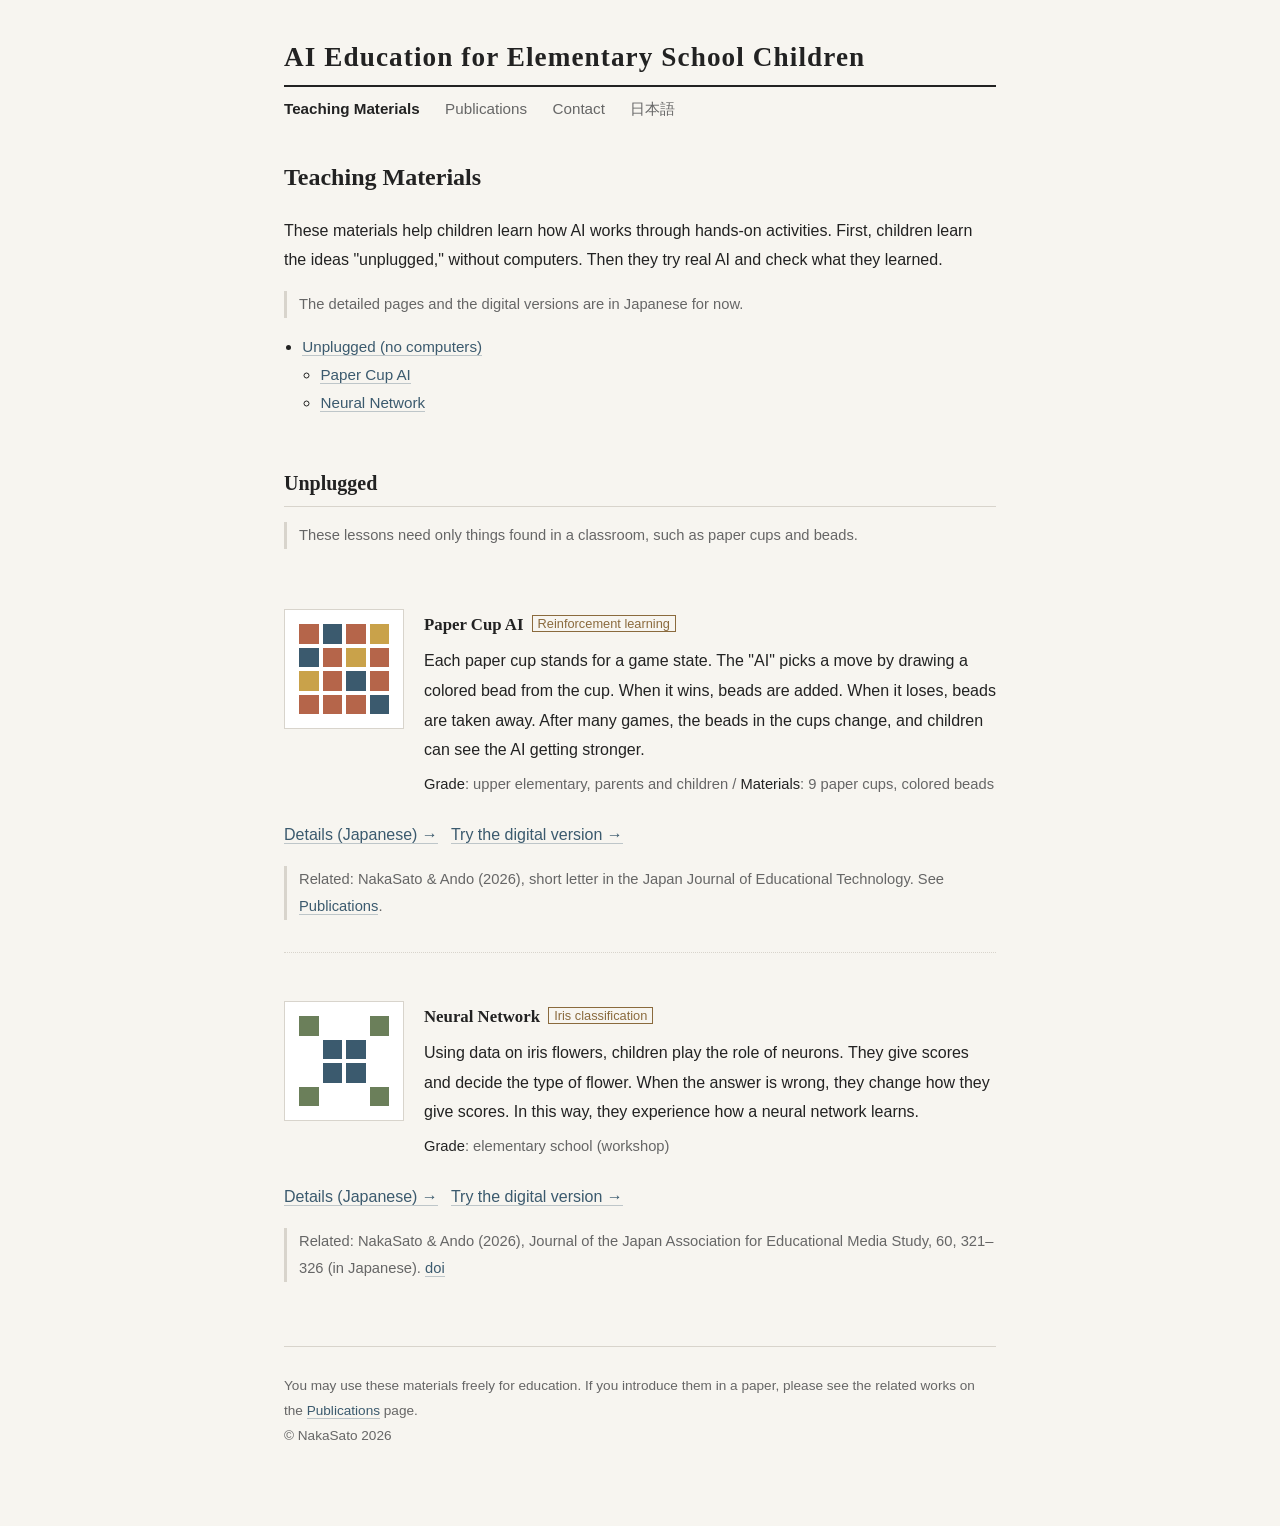
<file: materials-en.html>
<!DOCTYPE html>
<html lang="en">
<head>
<meta charset="UTF-8">
<meta name="viewport" content="width=device-width, initial-scale=1">
<title>Teaching Materials | NakaSato</title>
<meta name="description" content="Unplugged AI teaching materials for elementary school children: Paper Cup AI (reinforcement learning), neural network activity, and more.">
<meta name="theme-color" content="#3b5a6e">
<link rel="stylesheet" href="style.css">
</head>
<body>
<div class="page">

<header class="site-header">
  <p class="site-name"><a href="index.html">AI Education for Elementary School Children</a></p>
  <style>.site-name{line-height:1.3}</style>
</header>
<nav class="site-nav">
  <a href="materials-en.html" class="current">Teaching Materials</a>
  <a href="works.html">Publications</a>
  <a href="index.html#contact-en">Contact</a>
  <a href="materials.html" lang="ja">日本語</a>
</nav>

<main>
<h1>Teaching Materials</h1>
<p>These materials help children learn how AI works through hands-on activities. First, children learn the ideas "unplugged," without computers. Then they try real AI and check what they learned.</p>
<p class="note">The detailed pages and the digital versions are in Japanese for now.</p>

<ul class="jump">
  <li><a href="#unplugged">Unplugged (no computers)</a>
    <ul>
      <li><a href="#papercup">Paper Cup AI</a></li>
      <li><a href="#iris">Neural Network</a></li>
      <li hidden><a href="#diffusion">Diffusion Model</a></li>
    </ul>
  </li>
  <li hidden><a href="#plugged">Using computers</a>
    <ul>
      <li><a href="#localllm">Local LLM</a></li>
    </ul>
  </li>
</ul>

<!-- ============ Unplugged ============ -->
<h2 id="unplugged">Unplugged</h2>
<p class="note">These lessons need only things found in a classroom, such as paper cups and beads.</p>

<div class="item" id="papercup">
  <div class="showcase">
    <div class="mark" aria-hidden="true">
      <span style="background:#b5654a"></span><span style="background:#3b5a6e"></span><span style="background:#b5654a"></span><span style="background:#c9a24a"></span>
      <span style="background:#3b5a6e"></span><span style="background:#b5654a"></span><span style="background:#c9a24a"></span><span style="background:#b5654a"></span>
      <span style="background:#c9a24a"></span><span style="background:#b5654a"></span><span style="background:#3b5a6e"></span><span style="background:#b5654a"></span>
      <span style="background:#b5654a"></span><span style="background:#b5654a"></span><span style="background:#b5654a"></span><span style="background:#3b5a6e"></span>
    </div>
    <div>
      <h3>Paper Cup AI <span class="tag">Reinforcement learning</span></h3>
      <p>Each paper cup stands for a game state. The "AI" picks a move by drawing a colored bead from the cup. When it wins, beads are added. When it loses, beads are taken away. After many games, the beads in the cups change, and children can see the AI getting stronger.</p>
      <p class="facts"><b>Grade</b>: upper elementary, parents and children / <b>Materials</b>: 9 paper cups, colored beads</p>
    </div>
  </div>
  <p><a href="papercup.html" hreflang="ja">Details (Japanese) →</a> &nbsp; <a href="papercup-sim.html" hreflang="ja">Try the digital version →</a></p>
  <p class="note">Related: NakaSato &amp; Ando (2026), short letter in the Japan Journal of Educational Technology. See <a href="works.html#papers">Publications</a>.</p>
</div>

<div class="item" id="iris">
  <div class="showcase">
    <div class="mark" aria-hidden="true">
      <span style="background:#6b7f5a"></span><span></span><span></span><span style="background:#6b7f5a"></span>
      <span></span><span style="background:#3b5a6e"></span><span style="background:#3b5a6e"></span><span></span>
      <span></span><span style="background:#3b5a6e"></span><span style="background:#3b5a6e"></span><span></span>
      <span style="background:#6b7f5a"></span><span></span><span></span><span style="background:#6b7f5a"></span>
    </div>
    <div>
      <h3>Neural Network <span class="tag">Iris classification</span></h3>
      <p>Using data on iris flowers, children play the role of neurons. They give scores and decide the type of flower. When the answer is wrong, they change how they give scores. In this way, they experience how a neural network learns.</p>
      <p class="facts"><b>Grade</b>: elementary school (workshop)</p>
    </div>
  </div>
  <p><a href="iris.html" hreflang="ja">Details (Japanese) →</a> &nbsp; <a href="iris-sim.html" hreflang="ja">Try the digital version →</a></p>
  <p class="note">Related: NakaSato &amp; Ando (2026), Journal of the Japan Association for Educational Media Study, 60, 321–326 (in Japanese). <a href="https://doi.org/10.24458/jaemsstudy.60.0_321">doi</a></p>
</div>

<div hidden><!-- 一旦非公開。公開するときは hidden を消す -->
<div class="item" id="diffusion">
  <div class="showcase">
    <div class="mark" aria-hidden="true">
      <span style="background:#7d9bb0"></span><span style="background:#7d9bb0"></span><span style="background:#e9e6df"></span><span style="background:#7d9bb0"></span>
      <span style="background:#7d9bb0"></span><span style="background:#e9e6df"></span><span style="background:#7d9bb0"></span><span style="background:#7d9bb0"></span>
      <span style="background:#6b7f5a"></span><span style="background:#6b7f5a"></span><span style="background:#8a6a3d"></span><span style="background:#6b7f5a"></span>
      <span style="background:#8a6a3d"></span><span style="background:#6b7f5a"></span><span style="background:#8a6a3d"></span><span style="background:#8a6a3d"></span>
    </div>
    <div>
      <h3>Diffusion Model <span class="tag">Image generation</span><span class="tag wait">Coming soon</span></h3>
      <p>Children use pixel art made by the class as training data. With dice and lots, they make new pictures. The new pictures become "average," and rare features disappear. From this, children think about the nature of image-generating AI.</p>
      <p class="facts"><b>Materials</b>: color tiles, dice, paper cups</p>
    </div>
  </div>
  <p class="note">The steps will be published after the paper is submitted.</p>
</div>

</div>

<div hidden><!-- 一旦非公開。公開するときは hidden を消す -->
<!-- ============ Using computers ============ -->
<h2 id="plugged">Using computers</h2>
<p class="note">Children use real AI and check the ideas they learned in the unplugged lessons.</p>

<div class="item" id="localllm">
  <div class="showcase">
    <div class="mark mark-board" aria-hidden="true">
      <span></span><span></span><span></span><span></span>
      <span></span><span class="chip"></span><span class="chip"></span><span></span>
      <span></span><span class="chip"></span><span class="chip"></span><span></span>
      <span></span><span></span><span></span><span></span>
    </div>
    <div>
      <h3>AI in Your Hand (Local LLM) <span class="tag">Generative AI</span><span class="tag wait">Coming soon</span></h3>
      <p>Children use a chat AI that runs on a small computer (Raspberry Pi) without the internet. They compare it with the AI they usually use, and think about where and how AI works.</p>
      <p class="facts"><b>Equipment</b>: Raspberry Pi, monitor, keyboard</p>
    </div>
  </div>
  <p class="note">The lessons and findings will be shared after the classes.</p>
</div>
</div>

</main>

<footer>
  <p>You may use these materials freely for education. If you introduce them in a paper, please see the related works on the <a href="works.html">Publications</a> page.<br>
  &copy; NakaSato 2026</p>
</footer>

</div>
</body>
</html>
</file>
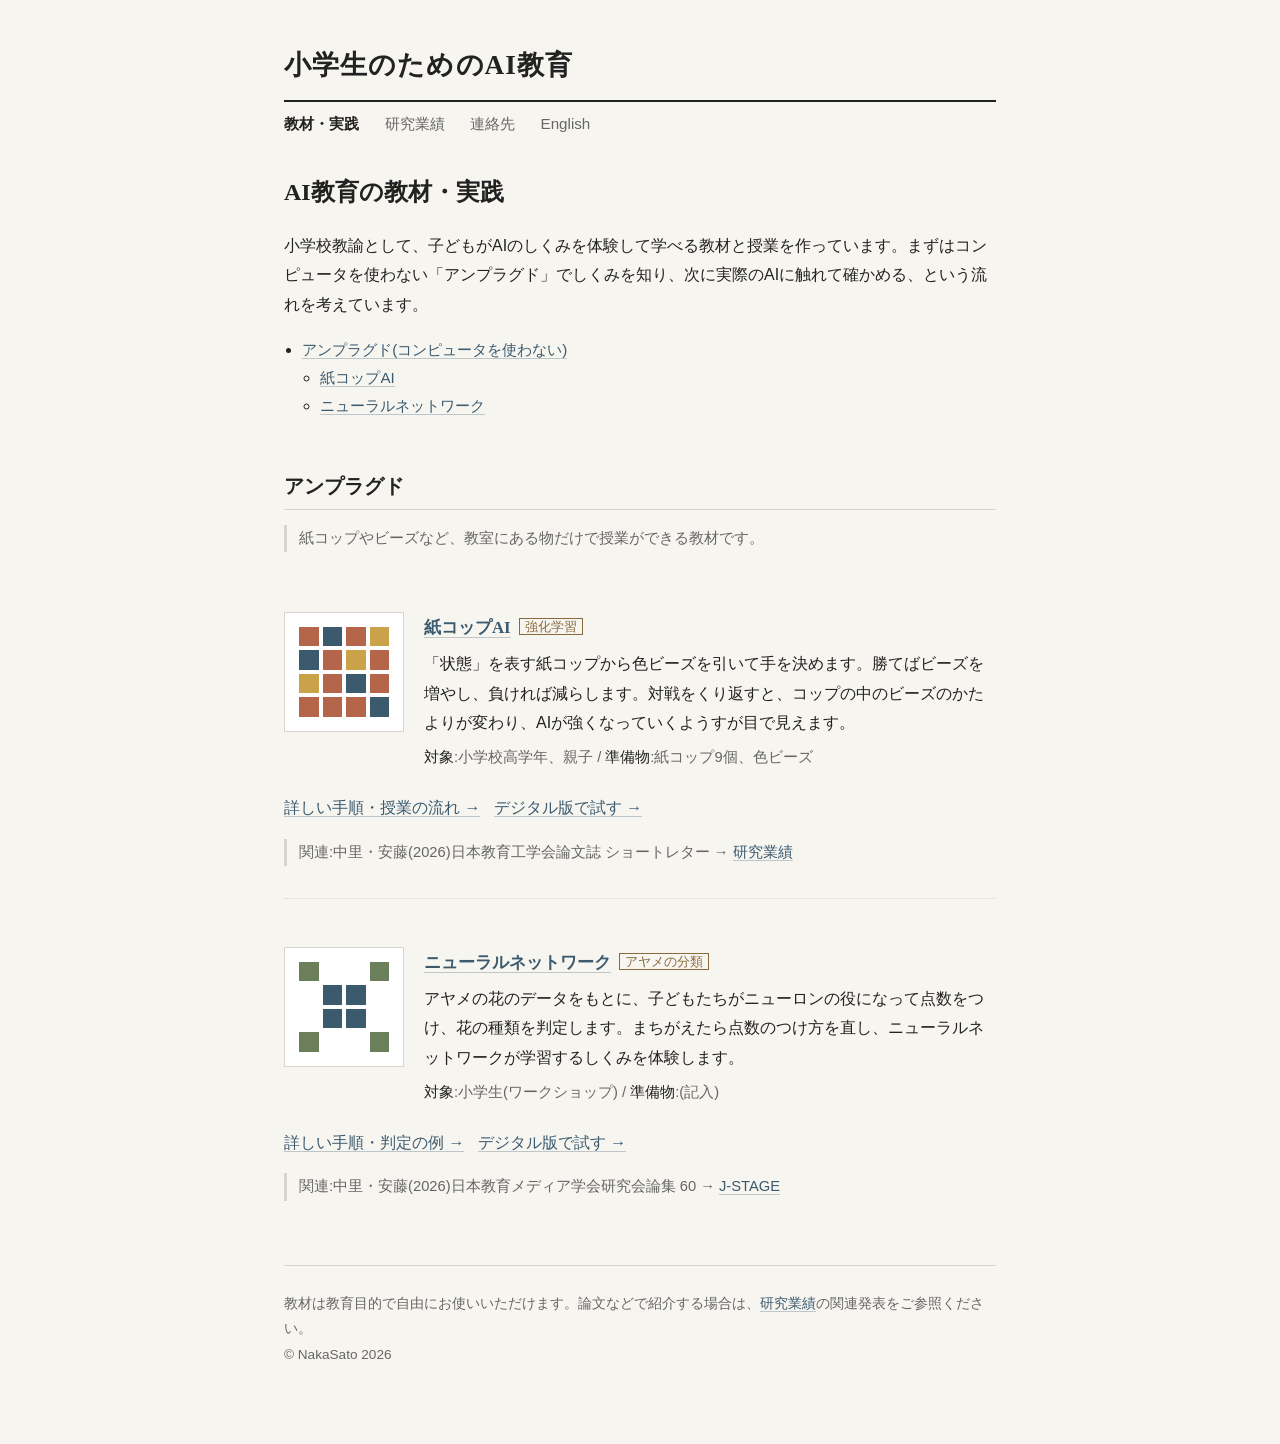
<file: materials.html>
<!DOCTYPE html>
<html lang="ja">
<head>
<meta charset="UTF-8">
<meta name="viewport" content="width=device-width, initial-scale=1">
<title>教材・実践|NakaSato</title>
<meta name="description" content="小学生向けのAI教育の教材と授業実践。アンプラグド教材を紹介します。">
<meta name="theme-color" content="#3b5a6e">
<link rel="stylesheet" href="style.css">
</head>
<body>
<div class="page">

<header class="site-header">
  <p class="site-name"><a href="index.html">小学生のためのAI教育</a></p>
</header>
<nav class="site-nav">
  <a href="materials.html" class="current">教材・実践</a>
  <a href="works.html">研究業績</a>
  <a href="index.html#contact">連絡先</a>
  <a href="materials-en.html" lang="en">English</a>
</nav>

<main>
<h1>AI教育の教材・実践</h1>
<p>小学校教諭として、子どもがAIのしくみを体験して学べる教材と授業を作っています。まずはコンピュータを使わない「アンプラグド」でしくみを知り、次に実際のAIに触れて確かめる、という流れを考えています。</p>
<ul class="jump">
  <li><a href="#unplugged">アンプラグド(コンピュータを使わない)</a>
    <ul>
      <li><a href="#papercup">紙コップAI</a></li>
      <li><a href="#iris">ニューラルネットワーク</a></li>
      <li hidden><a href="#diffusion">拡散モデル</a></li>
    </ul>
  </li>
  <li hidden><a href="#plugged">コンピュータを使う</a>
    <ul>
      <li><a href="#localllm">ローカルLLM</a></li>
    </ul>
  </li>
</ul>

<!-- ============ アンプラグド ============ -->
<h2 id="unplugged">アンプラグド</h2>
<p class="note">紙コップやビーズなど、教室にある物だけで授業ができる教材です。</p>

<!-- 紙コップAI -->
<div class="item" id="papercup">
  <div class="showcase">
    <div class="mark" aria-hidden="true">
      <span style="background:#b5654a"></span><span style="background:#3b5a6e"></span><span style="background:#b5654a"></span><span style="background:#c9a24a"></span>
      <span style="background:#3b5a6e"></span><span style="background:#b5654a"></span><span style="background:#c9a24a"></span><span style="background:#b5654a"></span>
      <span style="background:#c9a24a"></span><span style="background:#b5654a"></span><span style="background:#3b5a6e"></span><span style="background:#b5654a"></span>
      <span style="background:#b5654a"></span><span style="background:#b5654a"></span><span style="background:#b5654a"></span><span style="background:#3b5a6e"></span>
    </div>
    <div>
      <h3><a href="papercup.html">紙コップAI</a> <span class="tag">強化学習</span></h3>
      <p>「状態」を表す紙コップから色ビーズを引いて手を決めます。勝てばビーズを増やし、負ければ減らします。対戦をくり返すと、コップの中のビーズのかたよりが変わり、AIが強くなっていくようすが目で見えます。</p>
      <p class="facts"><b>対象</b>:小学校高学年、親子 / <b>準備物</b>:紙コップ9個、色ビーズ</p>
    </div>
  </div>
  <p><a href="papercup.html">詳しい手順・授業の流れ →</a> &nbsp; <a href="papercup-sim.html">デジタル版で試す →</a></p>
  <p class="note">関連:中里・安藤(2026)日本教育工学会論文誌 ショートレター → <a href="works.html#papers">研究業績</a></p>
</div>

<!-- ニューラルネットワーク(アヤメ分類) -->
<div class="item" id="iris">
  <div class="showcase">
    <div class="mark" aria-hidden="true">
      <span style="background:#6b7f5a"></span><span></span><span></span><span style="background:#6b7f5a"></span>
      <span></span><span style="background:#3b5a6e"></span><span style="background:#3b5a6e"></span><span></span>
      <span></span><span style="background:#3b5a6e"></span><span style="background:#3b5a6e"></span><span></span>
      <span style="background:#6b7f5a"></span><span></span><span></span><span style="background:#6b7f5a"></span>
    </div>
    <div>
      <h3><a href="iris.html">ニューラルネットワーク</a> <span class="tag">アヤメの分類</span></h3>
      <p>アヤメの花のデータをもとに、子どもたちがニューロンの役になって点数をつけ、花の種類を判定します。まちがえたら点数のつけ方を直し、ニューラルネットワークが学習するしくみを体験します。</p>
      <p class="facts"><b>対象</b>:小学生(ワークショップ) / <b>準備物</b>:<!-- TODO -->(記入)</p>
    </div>
  </div>
  <p><a href="iris.html">詳しい手順・判定の例 →</a> &nbsp; <a href="iris-sim.html">デジタル版で試す →</a></p>
  <p class="note">関連:中里・安藤(2026)日本教育メディア学会研究会論集 60 → <a href="https://www.jstage.jst.go.jp/article/jaemsstudy/60/0/60_321/_article/-char/ja/">J-STAGE</a></p>
</div>

<div hidden><!-- 一旦非公開。公開するときは hidden を消す -->
<!-- 拡散モデル -->
<div class="item" id="diffusion">
  <div class="showcase">
    <div class="mark" aria-hidden="true">
      <span style="background:#7d9bb0"></span><span style="background:#7d9bb0"></span><span style="background:#e9e6df"></span><span style="background:#7d9bb0"></span>
      <span style="background:#7d9bb0"></span><span style="background:#e9e6df"></span><span style="background:#7d9bb0"></span><span style="background:#7d9bb0"></span>
      <span style="background:#6b7f5a"></span><span style="background:#6b7f5a"></span><span style="background:#8a6a3d"></span><span style="background:#6b7f5a"></span>
      <span style="background:#8a6a3d"></span><span style="background:#6b7f5a"></span><span style="background:#8a6a3d"></span><span style="background:#8a6a3d"></span>
    </div>
    <div>
      <h3>拡散モデル <span class="tag">画像生成AI</span><span class="tag wait">準備中</span></h3>
      <p>みんなで作ったドット絵を学習データにして、サイコロとくじ引きで新しい絵を作ります。できた絵が「平均的」になり、めずらしい特徴が消えていくようすから、画像生成AIの特徴を考えます。</p>
      <p class="facts"><b>準備物</b>:カラータイル、サイコロ、紙コップ</p>
    </div>
  </div>
  <p class="note">手順は論文の投稿後に公開する予定です。</p>
</div>

</div>

<div hidden><!-- 一旦非公開。公開するときは hidden を消す -->
<!-- ============ コンピュータを使う ============ -->
<h2 id="plugged">コンピュータを使う</h2>
<p class="note">実際に動くAIに触れて、アンプラグドで学んだしくみを確かめる実践です。</p>

<!-- ローカルLLM -->
<div class="item" id="localllm">
  <div class="showcase">
    <div class="mark mark-board" aria-hidden="true">
      <span></span><span></span><span></span><span></span>
      <span></span><span class="chip"></span><span class="chip"></span><span></span>
      <span></span><span class="chip"></span><span class="chip"></span><span></span>
      <span></span><span></span><span></span><span></span>
    </div>
    <div>
      <h3>手のひらの上のAI(ローカルLLM) <span class="tag">生成AI</span><span class="tag wait">準備中</span></h3>
      <p>小さなコンピュータ(Raspberry Pi)の上で、インターネットにつながずに動く対話AIを使います。ふだん使っているAIとくらべながら、AIがどこで、どのように動いているのかを考えます。</p>
      <p class="facts"><b>機材</b>:Raspberry Pi、モニター、キーボード</p>
    </div>
  </div>
  <p class="note">授業の様子と分かったことは、実践のあとに公開する予定です。</p>
</div>

</div>

</main>

<footer>
  <p>教材は教育目的で自由にお使いいただけます。論文などで紹介する場合は、<a href="works.html">研究業績</a>の関連発表をご参照ください。<br>
  &copy; NakaSato 2026</p>
</footer>

</div>
</body>
</html>
</file>
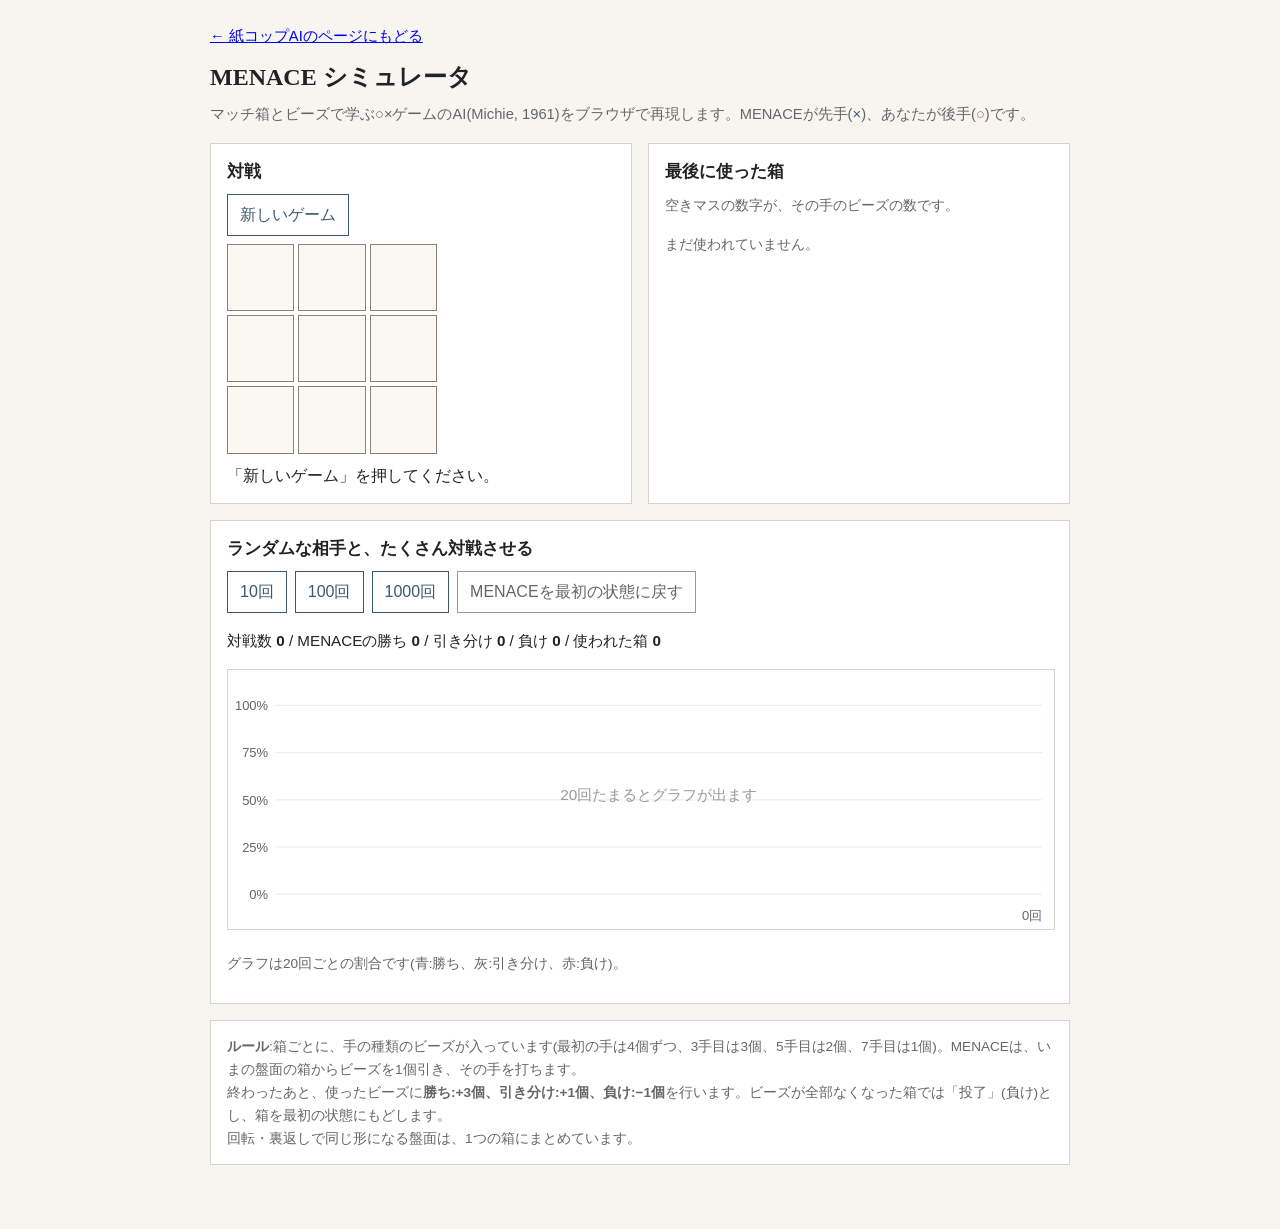
<file: menace-sim.html>
<!DOCTYPE html>
<html lang="ja">
<head>
<meta charset="UTF-8">
<meta name="viewport" content="width=device-width, initial-scale=1">
<title>MENACE シミュレータ(○×ゲーム)</title>
<style>
  body { margin:0; font-family:"Hiragino Kaku Gothic ProN","Noto Sans JP","Yu Gothic",sans-serif; background:#f7f5f0; color:#222; line-height:1.7; }
  .page { max-width:860px; margin:0 auto; padding:24px 20px 48px; }
  h1 { font-family:"Hiragino Mincho ProN","Noto Serif JP",serif; font-size:1.5rem; margin:0 0 4px; }
  h2 { font-size:1.05rem; margin:0 0 8px; font-family:"Hiragino Mincho ProN","Noto Serif JP",serif; }
  .sub { color:#666; font-size:.92rem; margin:0 0 16px; }
  .row { display:grid; grid-template-columns:1fr 1fr; gap:16px; }
  .panel { background:#fff; border:1px solid #d8d4cc; padding:14px 16px; margin:0 0 16px; }
  .board, .box { display:grid; grid-template-columns:repeat(3,1fr); gap:4px; width:210px; }
  .cell { aspect-ratio:1; border:1px solid #8a8070; background:#faf8f3; font-size:2rem; display:flex; align-items:center; justify-content:center; cursor:pointer; padding:0; color:#222; }
  .cell.X { color:#3b5a6e; cursor:default; } .cell.O { color:#b5654a; cursor:default; }
  .cell:disabled { cursor:default; }
  .bcell { aspect-ratio:1; border:1px solid #c8c1b3; background:#faf8f3; display:flex; align-items:center; justify-content:center; font-size:1.3rem; color:#888; }
  .bcell.mark { color:#222; }
  .bcell.beads { color:#fff; background:#3b5a6e; font-size:1rem; font-weight:bold; }
  .bcell.zero { background:#b5654a; }
  .controls { display:flex; flex-wrap:wrap; gap:8px; margin:0 0 8px; }
  button.b { font:inherit; padding:6px 12px; border:1px solid #3b5a6e; background:#fff; color:#3b5a6e; cursor:pointer; }
  button.b:hover { background:#eef3f6; }
  button.b.ghost { border-color:#999; color:#666; }
  .stat { font-size:.95rem; }
  .stat b { font-variant-numeric:tabular-nums; }
  .msg { min-height:1.7em; margin:8px 0 0; }
  .note { font-size:.85rem; color:#666; }
  svg { width:100%; height:auto; background:#fff; border:1px solid #d8d4cc; }
  @media (max-width:640px){ .row{grid-template-columns:1fr;} }
</style>
</head>
<body>
<div class="page">
  <p class="sub" style="margin:0 0 8px"><a href="papercup.html">← 紙コップAIのページにもどる</a></p>
  <h1>MENACE シミュレータ</h1>
  <p class="sub">マッチ箱とビーズで学ぶ○×ゲームのAI(Michie, 1961)をブラウザで再現します。MENACEが先手(<span style="color:#3b5a6e">×</span>)、あなたが後手(<span style="color:#b5654a">○</span>)です。</p>

  <div class="row">
    <div class="panel">
      <h2>対戦</h2>
      <div class="controls">
        <button class="b" id="newGame">新しいゲーム</button>
      </div>
      <div class="board" id="board"></div>
      <p class="msg" id="msg">「新しいゲーム」を押してください。</p>
    </div>

    <div class="panel">
      <h2>最後に使った箱</h2>
      <p class="note" style="margin:0 0 8px">空きマスの数字が、その手のビーズの数です。</p>
      <div class="box" id="box"></div>
      <p class="note" id="boxNote" style="margin:8px 0 0"></p>
    </div>
  </div>

  <div class="panel">
    <h2>ランダムな相手と、たくさん対戦させる</h2>
    <div class="controls">
      <button class="b" data-n="10">10回</button>
      <button class="b" data-n="100">100回</button>
      <button class="b" data-n="1000">1000回</button>
      <button class="b ghost" id="reset">MENACEを最初の状態に戻す</button>
    </div>
    <p class="stat">対戦数 <b id="sGames">0</b> / MENACEの勝ち <b id="sW">0</b> / 引き分け <b id="sD">0</b> / 負け <b id="sL">0</b> / 使われた箱 <b id="sBoxes">0</b></p>
    <svg id="chart" viewBox="0 0 700 220"></svg>
    <p class="note">グラフは20回ごとの割合です(青:勝ち、灰:引き分け、赤:負け)。</p>
  </div>

  <div class="panel note">
    <b>ルール</b>:箱ごとに、手の種類のビーズが入っています(最初の手は4個ずつ、3手目は3個、5手目は2個、7手目は1個)。MENACEは、いまの盤面の箱からビーズを1個引き、その手を打ちます。<br>
    終わったあと、使ったビーズに<b>勝ち:+3個、引き分け:+1個、負け:−1個</b>を行います。ビーズが全部なくなった箱では「投了」(負け)とし、箱を最初の状態にもどします。<br>
    回転・裏返しで同じ形になる盤面は、1つの箱にまとめています。
  </div>
</div>

<script>
var LINES = [[0,1,2],[3,4,5],[6,7,8],[0,3,6],[1,4,7],[2,5,8],[0,4,8],[2,4,6]];
// 盤面の回転・裏返し8通り(new[i] = old[P[k][i]])
var P = [
  [0,1,2,3,4,5,6,7,8], [6,3,0,7,4,1,8,5,2], [8,7,6,5,4,3,2,1,0], [2,5,8,1,4,7,0,3,6],
  [2,1,0,5,4,3,8,7,6], [6,7,8,3,4,5,0,1,2], [0,3,6,1,4,7,2,5,8], [8,5,2,7,4,1,6,3,0]
];
var boxes = {};         // key -> {cellIndex: beads}
var board, hist, gameOn, lastKey = null, resigned = false;
var games = 0, W = 0, D = 0, L = 0, results = [];

function canon(b) {
  var best = null, bk = 0;
  for (var k = 0; k < 8; k++) {
    var s = "";
    for (var i = 0; i < 9; i++) s += b[P[k][i]];
    if (best === null || s < best) { best = s; bk = k; }
  }
  return { key: best, k: bk };
}
function initialBeads(key) {
  var empties = 0, i;
  for (i = 0; i < 9; i++) if (key[i] === ".") empties++;
  var n = ({9:4, 7:3, 5:2, 3:1})[empties] || 1;
  var box = {};
  for (i = 0; i < 9; i++) if (key[i] === ".") box[i] = n;
  return box;
}
function getBox(key) { return boxes[key] || (boxes[key] = initialBeads(key)); }

// MENACEの手。投了なら null
function menaceMove() {
  var c = canon(board), box = getBox(c.key), total = 0, j;
  lastKey = c.key;
  for (j in box) total += box[j];
  if (total === 0) { boxes[c.key] = initialBeads(c.key); return null; }
  var r = Math.floor(Math.random() * total);
  for (j in box) { r -= box[j]; if (r < 0) break; }
  hist.push({ key: c.key, j: +j });
  return P[c.k][+j];                      // 実際の盤面でのマス
}
function winner() {
  for (var i = 0; i < 8; i++) {
    var a = LINES[i][0], b = LINES[i][1], c = LINES[i][2];
    if (board[a] !== "." && board[a] === board[b] && board[a] === board[c]) return board[a];
  }
  return board.indexOf(".") < 0 ? "D" : null;
}
function learn(res) {                       // res: "W" | "D" | "L"
  var d = res === "W" ? 3 : res === "D" ? 1 : -1;
  hist.forEach(function (h) {
    var box = boxes[h.key];
    box[h.j] = Math.max(0, box[h.j] + d);
  });
  games++; results.push(res);
  if (res === "W") W++; else if (res === "D") D++; else L++;
}
function newBoard() { board = []; for (var i = 0; i < 9; i++) board.push("."); hist = []; resigned = false; }

// ---------- 画面での対戦 ----------
function finish(res) {
  learn(res); gameOn = false;
  var t = res === "W" ? "MENACEの勝ちです。" : res === "D" ? "引き分けです。" : (resigned ? "MENACEは投了しました(その箱のビーズがなくなりました)。あなたの勝ちです。" : "あなたの勝ちです。");
  document.getElementById("msg").textContent = t + " 使ったビーズが増減しました。";
  render();
}
function menaceTurn() {
  var cell = menaceMove();
  if (cell === null) { resigned = true; return finish("L"); }
  board[cell] = "X";
  var w = winner();
  if (w === "X") return finish("W");
  if (w === "D") return finish("D");
  document.getElementById("msg").textContent = "あなたの番です(○)。";
  render();
}
function startGame() {
  newBoard(); gameOn = true;
  menaceTurn();
}
function humanClick(i) {
  if (!gameOn || board[i] !== ".") return;
  board[i] = "O";
  var w = winner();
  if (w === "O") return finish("L");
  if (w === "D") return finish("D");
  menaceTurn();
}

// ---------- ランダム相手で自動対戦 ----------
function autoGame() {
  newBoard();
  for (;;) {
    var cell = menaceMove();
    if (cell === null) { learn("L"); return; }
    board[cell] = "X";
    var w = winner();
    if (w === "X") { learn("W"); return; }
    if (w === "D") { learn("D"); return; }
    var empt = [];
    for (var i = 0; i < 9; i++) if (board[i] === ".") empt.push(i);
    board[empt[Math.floor(Math.random() * empt.length)]] = "O";
    w = winner();
    if (w === "O") { learn("L"); return; }
    if (w === "D") { learn("D"); return; }
  }
}
function runAuto(n) {
  gameOn = false;
  for (var i = 0; i < n; i++) autoGame();
  document.getElementById("msg").textContent = n + "回、ランダムな相手と対戦しました。";
  render();
}

// ---------- 表示 ----------
function render() {
  var bd = document.getElementById("board"); bd.innerHTML = "";
  for (var i = 0; i < 9; i++) {
    var b = document.createElement("button");
    var v = board ? board[i] : ".";
    b.className = "cell" + (v === "X" ? " X" : v === "O" ? " O" : "");
    b.textContent = v === "X" ? "×" : v === "O" ? "○" : "";
    b.disabled = !(gameOn && v === ".");
    (function (k) { b.onclick = function () { humanClick(k); }; })(i);
    bd.appendChild(b);
  }
  // 最後に使った箱
  var bx = document.getElementById("box"); bx.innerHTML = "";
  if (lastKey) {
    var box = boxes[lastKey];
    for (var j = 0; j < 9; j++) {
      var d = document.createElement("div"), c = lastKey[j];
      if (c === ".") { d.className = "bcell beads" + (box[j] === 0 ? " zero" : ""); d.textContent = box[j]; }
      else { d.className = "bcell mark"; d.textContent = c === "X" ? "×" : "○"; }
      bx.appendChild(d);
    }
    document.getElementById("boxNote").textContent = "(回転・裏返しをそろえた向きで表示しています)";
  } else document.getElementById("boxNote").textContent = "まだ使われていません。";

  document.getElementById("sGames").textContent = games;
  document.getElementById("sW").textContent = W;
  document.getElementById("sD").textContent = D;
  document.getElementById("sL").textContent = L;
  document.getElementById("sBoxes").textContent = Object.keys(boxes).length;
  drawChart();
}
function drawChart() {
  var svg = document.getElementById("chart"), S = 20, pts = { W: [], D: [], L: [] };
  var n = Math.floor(results.length / S), k, i;
  var h = '<g font-size="11" fill="#666" font-family="sans-serif">';
  for (k = 0; k <= 4; k++) {
    var y = 190 - k * 40;
    h += '<line x1="40" x2="690" y1="' + y + '" y2="' + y + '" stroke="#eee"/><text x="34" y="' + (y + 4) + '" text-anchor="end">' + (k * 25) + '%</text>';
  }
  h += '<text x="690" y="212" text-anchor="end">' + (n * S) + '回</text></g>';
  if (n >= 1) {
    var cnt = { W: [], D: [], L: [] };
    for (i = 0; i < n; i++) {
      var c = { W: 0, D: 0, L: 0 };
      for (var q = i * S; q < (i + 1) * S; q++) c[results[q]]++;
      var x = n === 1 ? 365 : 40 + 650 * i / (n - 1);
      ["W", "D", "L"].forEach(function (t) { pts[t].push(x.toFixed(1) + "," + (190 - 160 * c[t] / S).toFixed(1)); });
    }
    var col = { W: "#3b5a6e", D: "#999", L: "#b5654a" };
    ["W", "D", "L"].forEach(function (t) {
      h += '<polyline fill="none" stroke="' + col[t] + '" stroke-width="2" points="' + pts[t].join(" ") + '"/>';
    });
  } else h += '<text x="365" y="110" text-anchor="middle" font-size="13" fill="#999" font-family="sans-serif">20回たまるとグラフが出ます</text>';
  svg.innerHTML = h;
}

document.getElementById("newGame").onclick = startGame;
document.querySelectorAll("button[data-n]").forEach(function (b) { b.onclick = function () { runAuto(+b.getAttribute("data-n")); }; });
document.getElementById("reset").onclick = function () {
  boxes = {}; lastKey = null; games = W = D = L = 0; results = []; gameOn = false; newBoard();
  document.getElementById("msg").textContent = "MENACEを最初の状態に戻しました。";
  render();
};
newBoard(); render();
if (location.hash === "#demo") runAuto(1000);
</script>
</body>
</html>
</file>
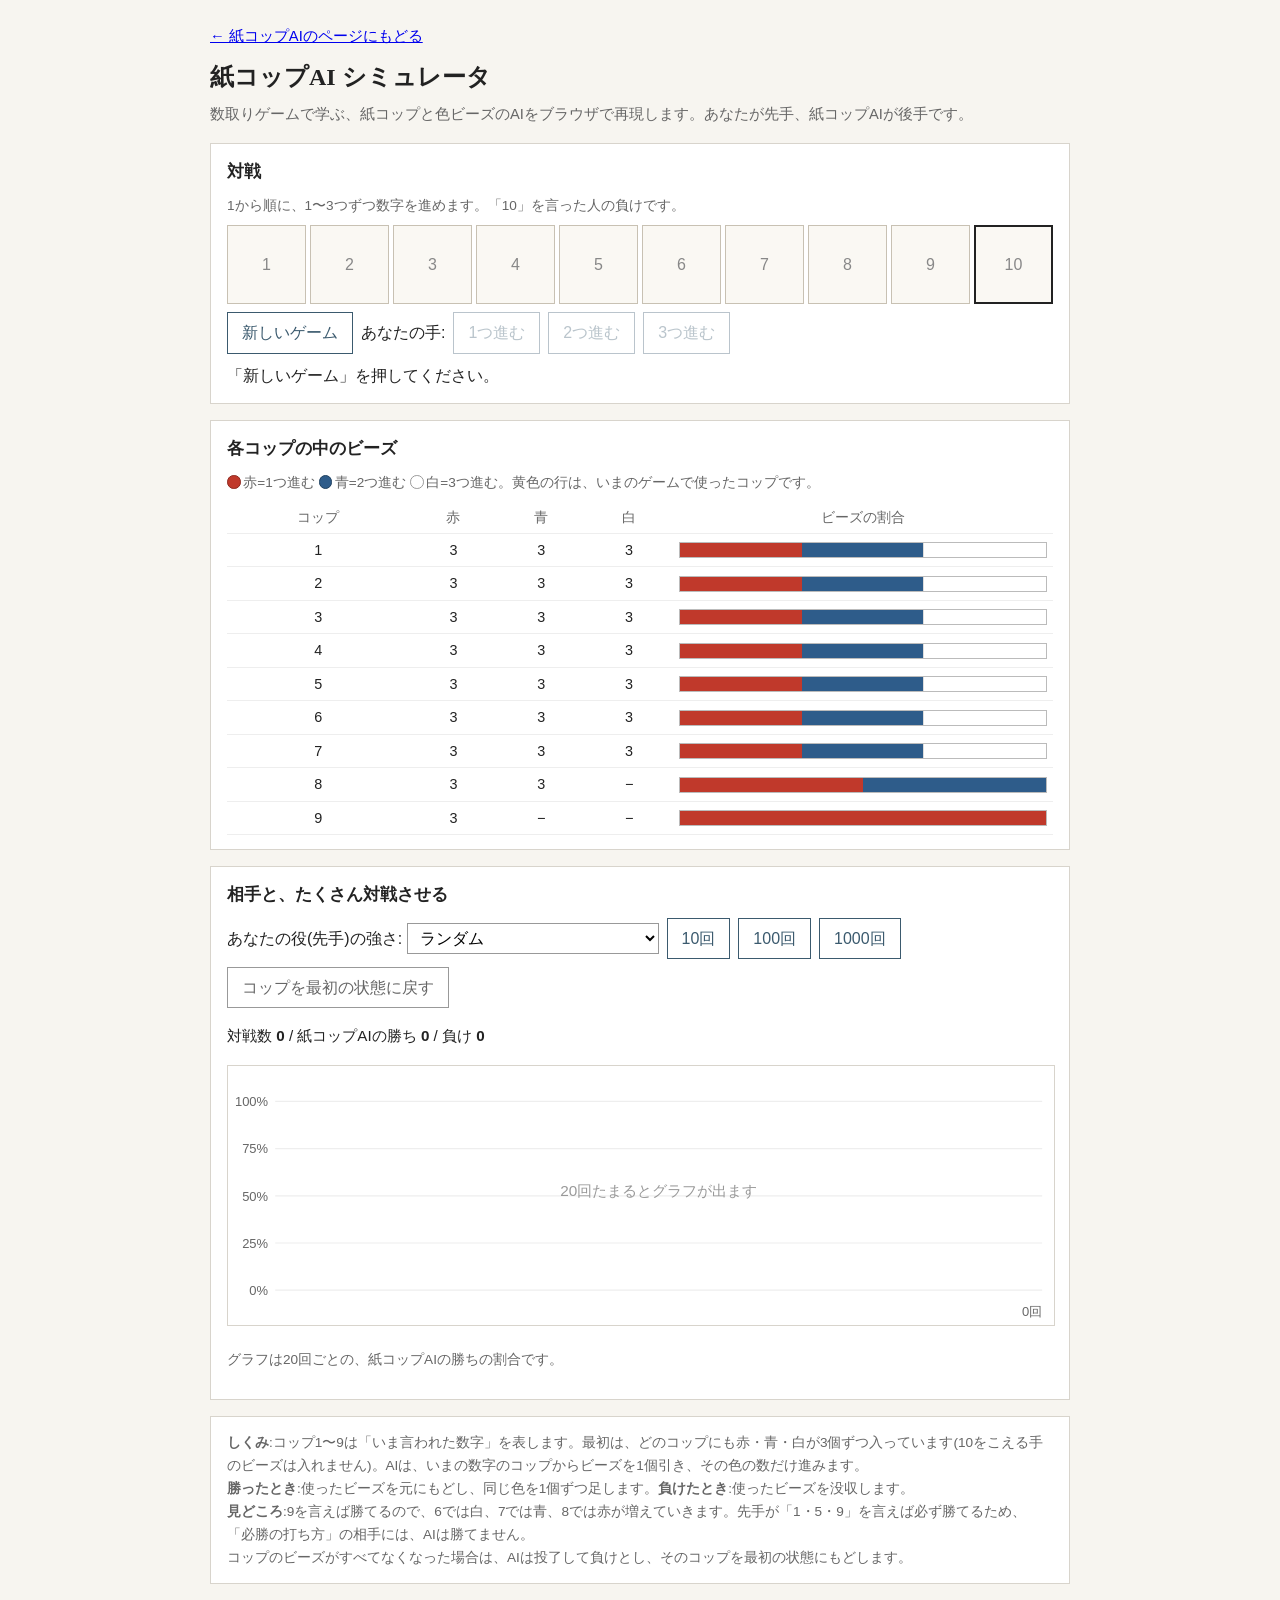
<file: papercup-sim.html>
<!DOCTYPE html>
<html lang="ja">
<head>
<meta charset="UTF-8">
<meta name="viewport" content="width=device-width, initial-scale=1">
<title>紙コップAI シミュレータ(数取りゲーム)</title>
<style>
  body { margin:0; font-family:"Hiragino Kaku Gothic ProN","Noto Sans JP","Yu Gothic",sans-serif; background:#f7f5f0; color:#222; line-height:1.7; }
  .page { max-width:860px; margin:0 auto; padding:24px 20px 48px; }
  h1 { font-family:"Hiragino Mincho ProN","Noto Serif JP",serif; font-size:1.5rem; margin:0 0 4px; }
  h2 { font-size:1.05rem; margin:0 0 8px; font-family:"Hiragino Mincho ProN","Noto Serif JP",serif; }
  .sub { color:#666; font-size:.92rem; margin:0 0 16px; }
  .panel { background:#fff; border:1px solid #d8d4cc; padding:14px 16px; margin:0 0 16px; }
  .line { display:grid; grid-template-columns:repeat(10,1fr); gap:4px; margin:8px 0; }
  .num { aspect-ratio:1; border:1px solid #c8c1b3; background:#faf8f3; display:flex; flex-direction:column; align-items:center; justify-content:center; font-size:1rem; color:#888; }
  .num small { font-size:.62rem; }
  .num.H { background:#3b5a6e; color:#fff; border-color:#3b5a6e; }
  .num.A { background:#b5654a; color:#fff; border-color:#b5654a; }
  .num.ten { border:2px solid #222; }
  .controls { display:flex; flex-wrap:wrap; gap:8px; align-items:center; margin:0 0 8px; }
  button.b { font:inherit; padding:6px 14px; border:1px solid #3b5a6e; background:#fff; color:#3b5a6e; cursor:pointer; }
  button.b:hover:not(:disabled) { background:#eef3f6; }
  button.b:disabled { opacity:.35; cursor:default; }
  button.b.ghost { border-color:#999; color:#666; }
  select { font:inherit; padding:5px 8px; border:1px solid #999; background:#fff; }
  .msg { min-height:1.7em; margin:8px 0 0; }
  .stat { font-size:.95rem; } .stat b { font-variant-numeric:tabular-nums; }
  .note { font-size:.85rem; color:#666; }
  .bead { display:inline-block; width:.85em; height:.85em; border-radius:50%; vertical-align:-.1em; border:1px solid #999; margin-right:.2em; }
  .bead.r { background:#c0392b; border-color:#8e2a20; } .bead.b { background:#2e5c8a; border-color:#1f405f; } .bead.w { background:#fff; }
  table.cups { border-collapse:collapse; width:100%; font-size:.9rem; }
  table.cups th, table.cups td { border-bottom:1px solid #eee; padding:4px 6px; text-align:center; }
  table.cups th { font-weight:normal; color:#666; }
  table.cups tr.used td { background:#f6efe2; }
  table.cups td.bar { width:46%; }
  .stack { display:flex; height:14px; border:1px solid #bbb; background:#eee; }
  .stack div { height:100%; }
  .stack .r { background:#c0392b; } .stack .b { background:#2e5c8a; } .stack .w { background:#fff; border-left:1px solid #ddd; }
  svg { width:100%; height:auto; background:#fff; border:1px solid #d8d4cc; }
</style>
</head>
<body>
<div class="page">
  <p class="sub" style="margin:0 0 8px"><a href="papercup.html">← 紙コップAIのページにもどる</a></p>
  <h1>紙コップAI シミュレータ</h1>
  <p class="sub">数取りゲームで学ぶ、紙コップと色ビーズのAIをブラウザで再現します。あなたが先手、紙コップAIが後手です。</p>

  <div class="panel">
    <h2>対戦</h2>
    <p class="note" style="margin:0">1から順に、1〜3つずつ数字を進めます。「10」を言った人の負けです。</p>
    <div class="line" id="line"></div>
    <div class="controls">
      <button class="b" id="newGame">新しいゲーム</button>
      <span>あなたの手:</span>
      <button class="b" id="m1" data-k="1">1つ進む</button>
      <button class="b" id="m2" data-k="2">2つ進む</button>
      <button class="b" id="m3" data-k="3">3つ進む</button>
    </div>
    <p class="msg" id="msg">「新しいゲーム」を押してください。</p>
  </div>

  <div class="panel">
    <h2>各コップの中のビーズ</h2>
    <p class="note" style="margin:0 0 6px"><span class="bead r"></span>赤=1つ進む <span class="bead b"></span>青=2つ進む <span class="bead w"></span>白=3つ進む。黄色の行は、いまのゲームで使ったコップです。</p>
    <table class="cups" id="cups"></table>
  </div>

  <div class="panel">
    <h2>相手と、たくさん対戦させる</h2>
    <div class="controls">
      <label>あなたの役(先手)の強さ:
        <select id="opp">
          <option value="random">ランダム</option>
          <option value="perfect">必勝の打ち方(1・5・9を言う)</option>
        </select>
      </label>
      <button class="b" data-n="10">10回</button>
      <button class="b" data-n="100">100回</button>
      <button class="b" data-n="1000">1000回</button>
      <button class="b ghost" id="reset">コップを最初の状態に戻す</button>
    </div>
    <p class="stat">対戦数 <b id="sGames">0</b> / 紙コップAIの勝ち <b id="sW">0</b> / 負け <b id="sL">0</b></p>
    <svg id="chart" viewBox="0 0 700 220"></svg>
    <p class="note">グラフは20回ごとの、紙コップAIの勝ちの割合です。</p>
  </div>

  <div class="panel note">
    <b>しくみ</b>:コップ1〜9は「いま言われた数字」を表します。最初は、どのコップにも赤・青・白が3個ずつ入っています(10をこえる手のビーズは入れません)。AIは、いまの数字のコップからビーズを1個引き、その色の数だけ進みます。<br>
    <b>勝ったとき</b>:使ったビーズを元にもどし、同じ色を1個ずつ足します。<b>負けたとき</b>:使ったビーズを没収します。<br>
    <b>見どころ</b>:9を言えば勝てるので、6では白、7では青、8では赤が増えていきます。先手が「1・5・9」を言えば必ず勝てるため、「必勝の打ち方」の相手には、AIは勝てません。<br>
    コップのビーズがすべてなくなった場合は、AIは投了して負けとし、そのコップを最初の状態にもどします。
  </div>
</div>

<script>
var COLORS = { 1: "r", 2: "b", 3: "w" };
var cups, cur, gameOn, used, seq, games = 0, W = 0, L = 0, results = [];

function initCup(s) {
  var c = {};
  for (var k = 1; k <= 3; k++) if (s + k <= 10) c[k] = 3;
  return c;
}
function resetCups() { cups = {}; for (var s = 1; s <= 9; s++) cups[s] = initCup(s); }

function aiMove(state) {                    // 返り値: 進む数。投了なら 0
  var c = cups[state], total = 0, k;
  for (k in c) total += c[k];
  if (total === 0) { cups[state] = initCup(state); return 0; }
  var r = Math.floor(Math.random() * total);
  for (k in c) { r -= c[k]; if (r < 0) break; }
  used.push({ s: state, k: +k });
  return +k;
}
function learn(aiWon) {
  used.forEach(function (u) { cups[u.s][u.k] = Math.max(0, cups[u.s][u.k] + (aiWon ? 1 : -1)); });
  games++; results.push(aiWon ? "W" : "L");
  if (aiWon) W++; else L++;
}
function newState() { cur = 0; used = []; seq = []; }

// 人間(先手)が h 進んだあと。返り値: null(続く) / "W"(AIの勝ち) / "L"(AIの負け) / "R"(投了)
function afterHuman(h) {
  cur += h; seq.push({ n: cur, who: "H" });
  if (cur >= 10) { learn(true); return "W"; }
  var k = aiMove(cur);
  if (k === 0) { learn(false); return "R"; }
  cur += k; seq.push({ n: cur, who: "A" });
  if (cur >= 10) { learn(false); return "L"; }
  return null;
}

// ---- 画面での対戦 ----
function startGame() { newState(); gameOn = true; setMsg("あなたの番です。いくつ進めますか?"); render(); }
function setMsg(t) { document.getElementById("msg").textContent = t; }
function humanMove(h) {
  if (!gameOn) return;
  var res = afterHuman(h);
  if (res === null) setMsg("紙コップAIは " + cur + " まで進みました。あなたの番です。");
  else {
    gameOn = false;
    setMsg(res === "W" ? "あなたが10を言いました。紙コップAIの勝ちです(使ったビーズが1個ずつ増えました)。" :
           res === "L" ? "紙コップAIが10を言いました。あなたの勝ちです(使ったビーズが1個ずつ減りました)。" :
                         "コップのビーズがなくなり、紙コップAIは投了しました。あなたの勝ちです。");
  }
  render();
}

// ---- 自動対戦 ----
function humanAuto(perfect) {
  var legal = [];
  for (var h = 1; h <= 3; h++) if (cur + h <= 10) legal.push(h);
  if (perfect) {
    var good = legal.filter(function (h) { var t = cur + h; return t === 1 || t === 5 || t === 9; });
    if (good.length) return good[0];
  }
  return legal[Math.floor(Math.random() * legal.length)];
}
function runAuto(n) {
  gameOn = false;
  var perfect = document.getElementById("opp").value === "perfect";
  for (var i = 0; i < n; i++) {
    newState();
    while (afterHuman(humanAuto(perfect)) === null) {}
  }
  newState();
  setMsg(n + "回、" + (perfect ? "必勝の打ち方の" : "ランダムな") + "相手と対戦しました。");
  render();
}

// ---- 表示 ----
function render() {
  var line = document.getElementById("line"), i, h = "";
  for (i = 1; i <= 10; i++) {
    var who = "";
    seq.forEach(function (s) { if (s.n === i) who = s.who; });
    var covered = false;
    for (var j = 0; j < seq.length; j++) if (seq[j].n >= i) { covered = true; break; }
    // 言った数字までの間も色をつける
    var owner = "";
    var prev = 0;
    for (j = 0; j < seq.length; j++) { if (i > prev && i <= seq[j].n) { owner = seq[j].who; break; } prev = seq[j].n; }
    h += '<div class="num ' + owner + (i === 10 ? " ten" : "") + '">' + i + (owner === "H" ? "<small>あなた</small>" : owner === "A" ? "<small>AI</small>" : "") + "</div>";
  }
  line.innerHTML = h;
  for (var k = 1; k <= 3; k++) {
    var b = document.getElementById("m" + k);
    b.disabled = !(gameOn && cur + k <= 10);
  }
  var usedStates = used.map(function (u) { return u.s; });
  var t = "<tr><th>コップ</th><th>赤</th><th>青</th><th>白</th><th>ビーズの割合</th></tr>";
  for (var s = 1; s <= 9; s++) {
    var c = cups[s], tot = (c[1] || 0) + (c[2] || 0) + (c[3] || 0);
    function cell(k) { return c[k] === undefined ? "−" : c[k]; }
    function seg(k) { return c[k] ? '<div class="' + COLORS[k] + '" style="width:' + (100 * c[k] / tot) + '%"></div>' : ""; }
    t += '<tr class="' + (usedStates.indexOf(s) >= 0 ? "used" : "") + '"><td>' + s + "</td><td>" + cell(1) + "</td><td>" + cell(2) + "</td><td>" + cell(3) +
         '</td><td class="bar"><div class="stack">' + (tot ? seg(1) + seg(2) + seg(3) : "") + "</div></td></tr>";
  }
  document.getElementById("cups").innerHTML = t;
  document.getElementById("sGames").textContent = games;
  document.getElementById("sW").textContent = W;
  document.getElementById("sL").textContent = L;
  drawChart();
}
function drawChart() {
  var svg = document.getElementById("chart"), S = 20, n = Math.floor(results.length / S), k, i;
  var h = '<g font-size="11" fill="#666" font-family="sans-serif">';
  for (k = 0; k <= 4; k++) {
    var y = 190 - k * 40;
    h += '<line x1="40" x2="690" y1="' + y + '" y2="' + y + '" stroke="#eee"/><text x="34" y="' + (y + 4) + '" text-anchor="end">' + (k * 25) + '%</text>';
  }
  h += '<text x="690" y="212" text-anchor="end">' + (n * S) + '回</text></g>';
  if (n >= 1) {
    var pts = [];
    for (i = 0; i < n; i++) {
      var w = 0;
      for (var q = i * S; q < (i + 1) * S; q++) if (results[q] === "W") w++;
      var x = n === 1 ? 365 : 40 + 650 * i / (n - 1);
      pts.push(x.toFixed(1) + "," + (190 - 160 * w / S).toFixed(1));
    }
    h += '<polyline fill="none" stroke="#3b5a6e" stroke-width="2" points="' + pts.join(" ") + '"/>';
  } else h += '<text x="365" y="110" text-anchor="middle" font-size="13" fill="#999" font-family="sans-serif">20回たまるとグラフが出ます</text>';
  svg.innerHTML = h;
}

document.getElementById("newGame").onclick = startGame;
[1, 2, 3].forEach(function (k) { document.getElementById("m" + k).onclick = function () { humanMove(k); }; });
document.querySelectorAll("button[data-n]").forEach(function (b) { b.onclick = function () { runAuto(+b.getAttribute("data-n")); }; });
document.getElementById("reset").onclick = function () {
  resetCups(); games = W = L = 0; results = []; gameOn = false; newState();
  setMsg("コップを最初の状態にもどしました。"); render();
};
resetCups(); newState(); render();
if (location.hash === "#demo") runAuto(500);
</script>
</body>
</html>
</file>
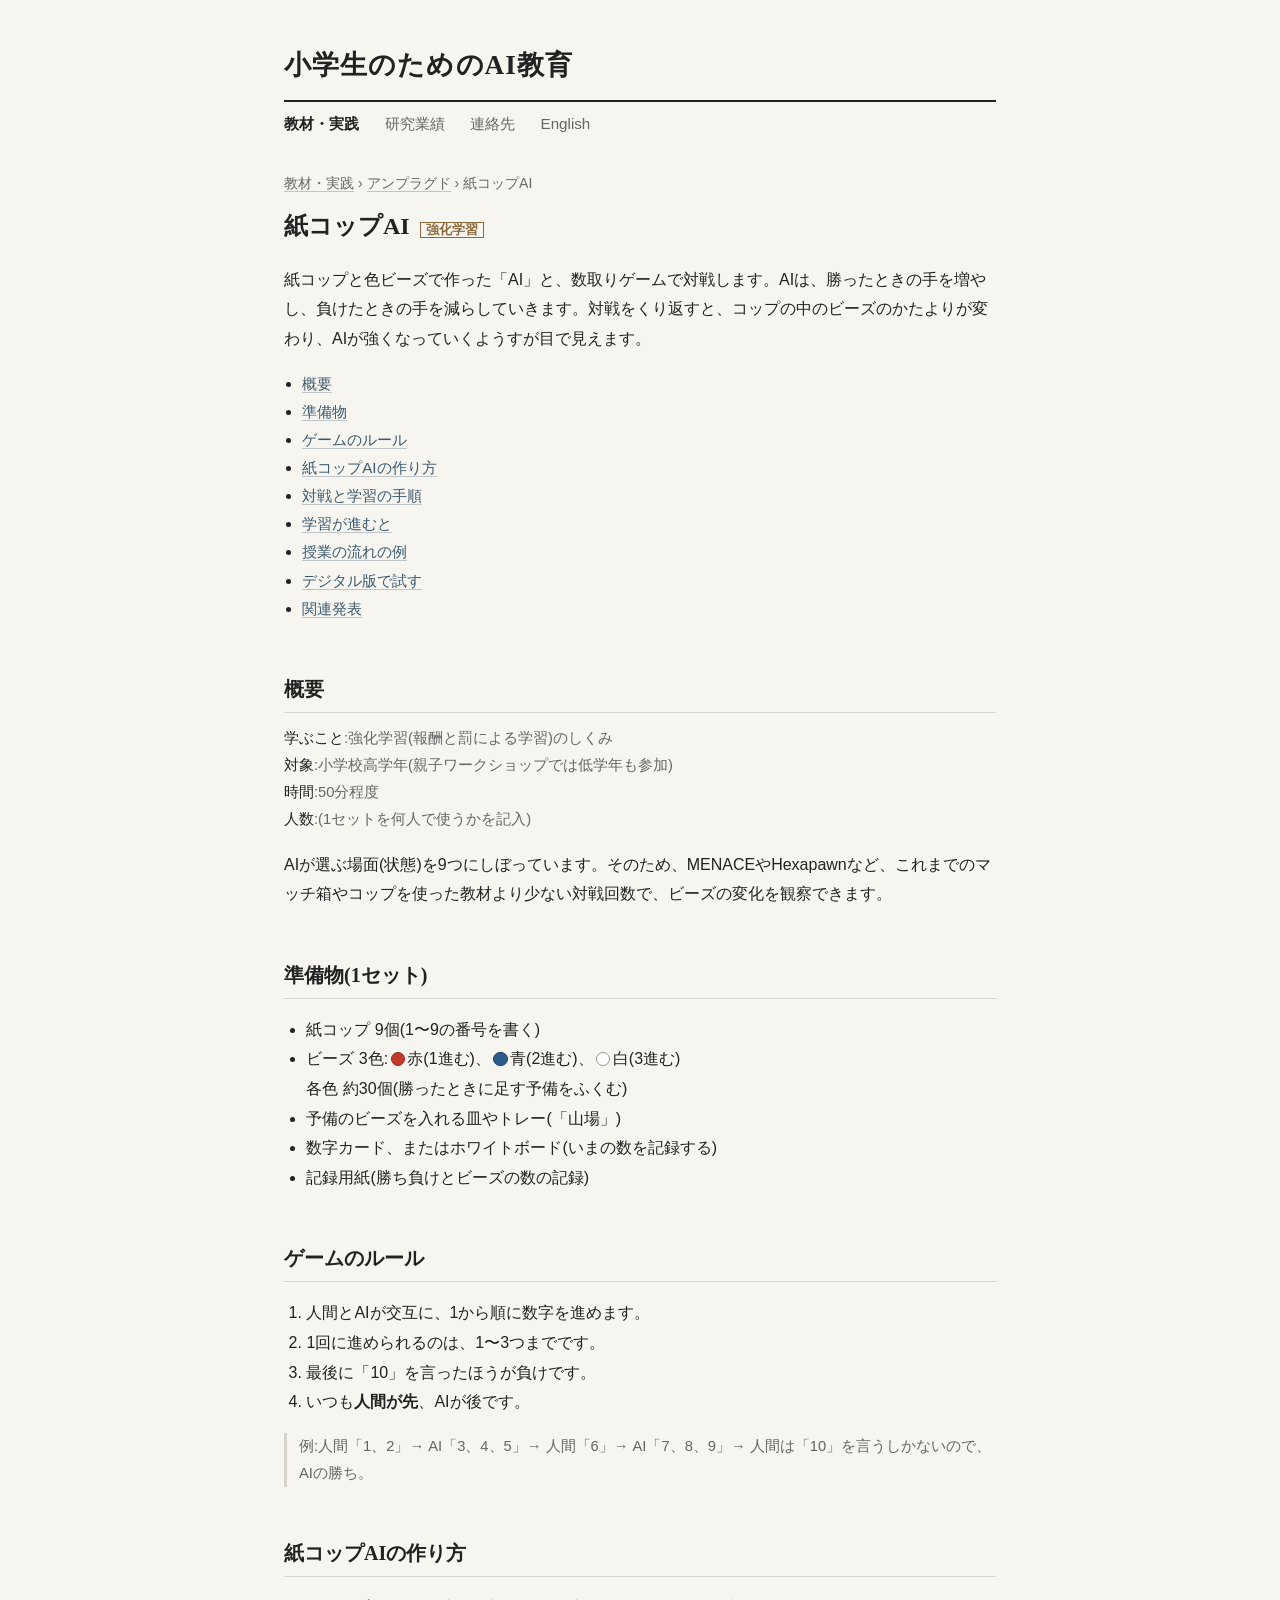
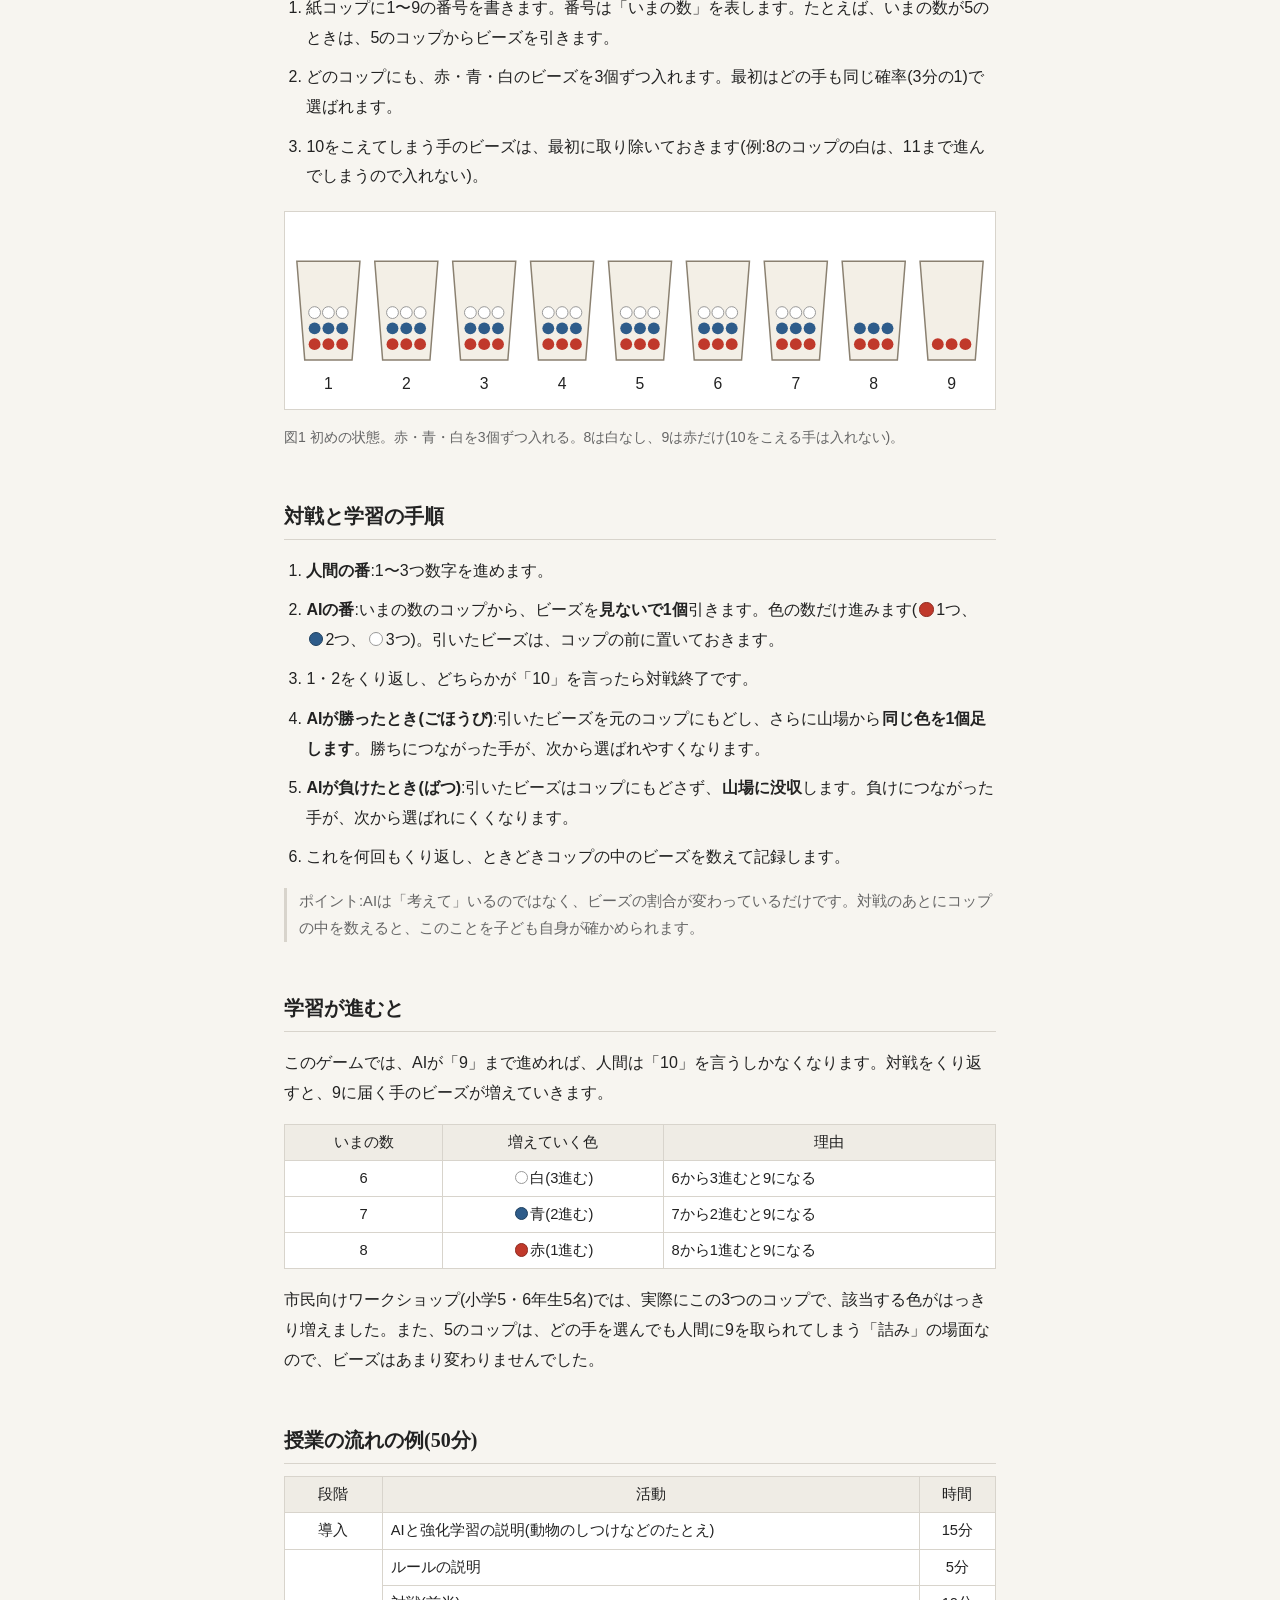
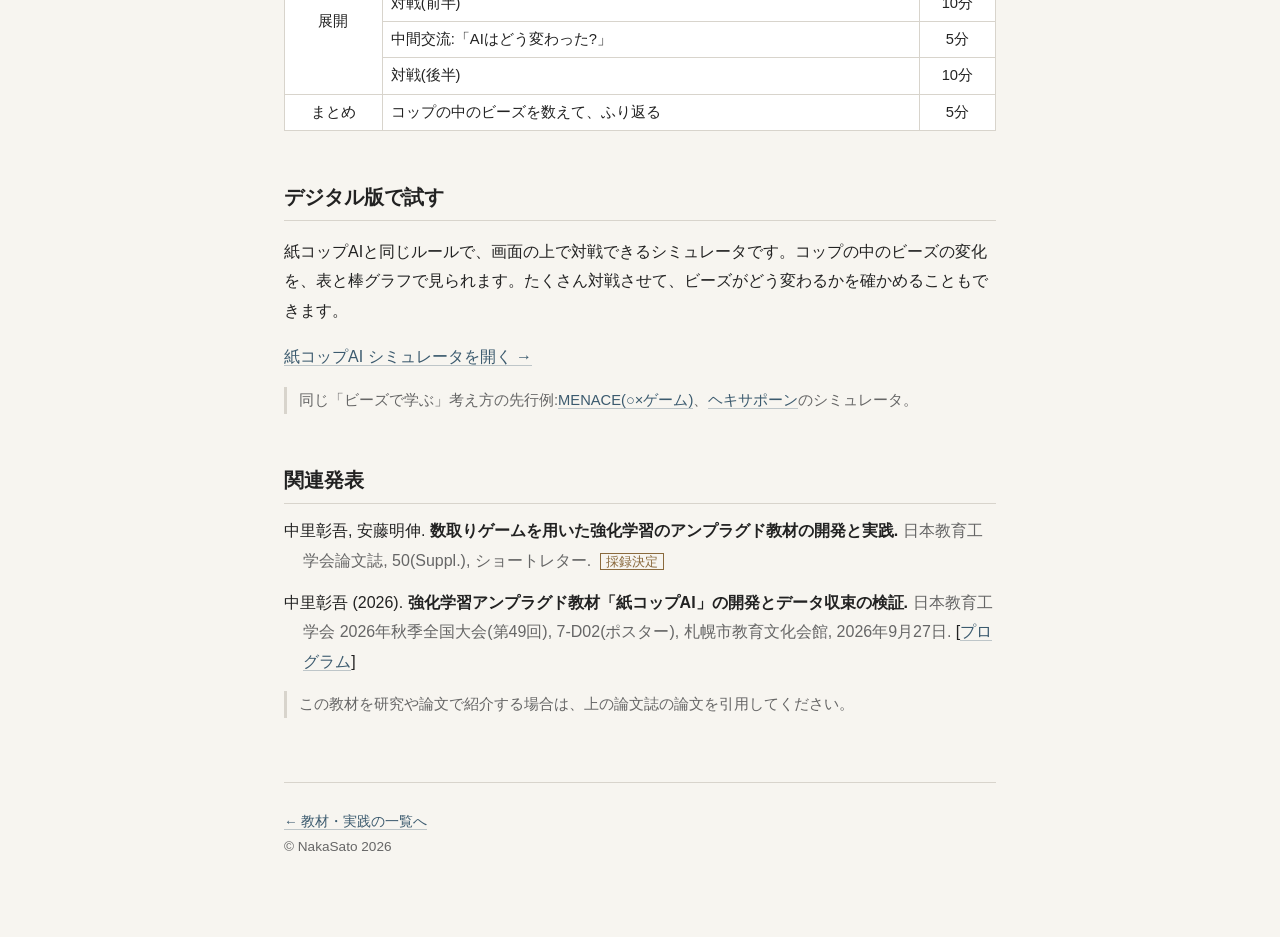
<file: papercup.html>
<!DOCTYPE html>
<html lang="ja">
<head>
<meta charset="UTF-8">
<meta name="viewport" content="width=device-width, initial-scale=1">
<title>紙コップAI:数取りゲームで学ぶ強化学習|NakaSato</title>
<meta name="description" content="紙コップと色ビーズで、AIが試行錯誤から強くなるしくみ(強化学習)を体験するアンプラグド教材の手順。">
<meta name="theme-color" content="#3b5a6e">
<link rel="stylesheet" href="style.css">
<style>
  .bead { display:inline-block; width:.9em; height:.9em; border-radius:50%; vertical-align:-.1em; margin:0 .15em; border:1px solid #999; }
  .bead.r { background:#c0392b; border-color:#8e2a20; }
  .bead.b { background:#2e5c8a; border-color:#1f405f; }
  .bead.w { background:#fff; }
  figure { margin: 20px 0; }
  figure svg { width: 100%; height: auto; background: #fff; border: 1px solid var(--line); }
  figcaption { font-size: .88rem; color: var(--sub); margin-top: 4px; }
  table.data { border-collapse: collapse; width: 100%; font-size: .92rem; margin: 8px 0; background:#fff; }
  table.data th, table.data td { border: 1px solid var(--line); padding: 4px 8px; text-align: center; }
  table.data th { background: #efece5; font-weight: normal; }
  table.data td.l { text-align: left; }
  .crumb { font-size: .88rem; color: var(--sub); margin-bottom: 8px; }
  .crumb a { color: var(--sub); }
  ol.steps > li { margin-bottom: 10px; }
</style>
</head>
<body>
<div class="page">

<header class="site-header">
  <p class="site-name"><a href="index.html">小学生のためのAI教育</a></p>
</header>
<nav class="site-nav">
  <a href="materials.html" class="current">教材・実践</a>
  <a href="works.html">研究業績</a>
  <a href="index.html#contact">連絡先</a>
  <a href="materials-en.html" lang="en">English</a>
</nav>

<main>
<p class="crumb"><a href="materials.html">教材・実践</a> › <a href="materials.html#unplugged">アンプラグド</a> › 紙コップAI</p>
<h1>紙コップAI <span class="tag">強化学習</span></h1>
<p>紙コップと色ビーズで作った「AI」と、数取りゲームで対戦します。AIは、勝ったときの手を増やし、負けたときの手を減らしていきます。対戦をくり返すと、コップの中のビーズのかたよりが変わり、AIが強くなっていくようすが目で見えます。</p>

<ul class="jump">
  <li><a href="#overview">概要</a></li>
  <li><a href="#materials">準備物</a></li>
  <li><a href="#rule">ゲームのルール</a></li>
  <li><a href="#setup">紙コップAIの作り方</a></li>
  <li><a href="#play">対戦と学習の手順</a></li>
  <li><a href="#result">学習が進むと</a></li>
  <li><a href="#lesson">授業の流れの例</a></li>
  <li><a href="#sim">デジタル版で試す</a></li>
  <li><a href="#ref">関連発表</a></li>
</ul>

<h2 id="overview">概要</h2>
<p class="facts">
  <b>学ぶこと</b>:強化学習(報酬と罰による学習)のしくみ<br>
  <b>対象</b>:小学校高学年(親子ワークショップでは低学年も参加)<br>
  <b>時間</b>:50分程度<br>
  <b>人数</b>:<!-- TODO -->(1セットを何人で使うかを記入)
</p>
<p>AIが選ぶ場面(状態)を9つにしぼっています。そのため、MENACEやHexapawnなど、これまでのマッチ箱やコップを使った教材より少ない対戦回数で、ビーズの変化を観察できます。</p>

<h2 id="materials">準備物(1セット)</h2>
<ul>
  <li>紙コップ 9個(1〜9の番号を書く)</li>
  <li>ビーズ 3色:<span class="bead r"></span>赤(1進む)、<span class="bead b"></span>青(2進む)、<span class="bead w"></span>白(3進む)
    <br>各色 約30個(勝ったときに足す予備をふくむ)<!-- TODO: 実際の個数に合わせて修正 --></li>
  <li>予備のビーズを入れる皿やトレー(「山場」)</li>
  <li>数字カード、またはホワイトボード(いまの数を記録する)</li>
  <li>記録用紙(勝ち負けとビーズの数の記録)</li>
</ul>

<h2 id="rule">ゲームのルール</h2>
<ol>
  <li>人間とAIが交互に、1から順に数字を進めます。</li>
  <li>1回に進められるのは、1〜3つまでです。</li>
  <li>最後に「10」を言ったほうが負けです。</li>
  <li>いつも<strong>人間が先</strong>、AIが後です。</li>
</ol>
<p class="note">例:人間「1、2」→ AI「3、4、5」→ 人間「6」→ AI「7、8、9」→ 人間は「10」を言うしかないので、AIの勝ち。</p>

<h2 id="setup">紙コップAIの作り方</h2>
<ol class="steps">
  <li>紙コップに1〜9の番号を書きます。番号は「いまの数」を表します。たとえば、いまの数が5のときは、5のコップからビーズを引きます。</li>
  <li>どのコップにも、赤・青・白のビーズを3個ずつ入れます。最初はどの手も同じ確率(3分の1)で選ばれます。</li>
  <li>10をこえてしまう手のビーズは、最初に取り除いておきます(例:8のコップの白は、11まで進んでしまうので入れない)。</li>
</ol>

<figure>
  <svg viewBox="0 0 720 200" xmlns="http://www.w3.org/2000/svg" role="img" aria-label="1から9の紙コップに、赤・青・白のビーズが3個ずつ入っている図">
    <g font-family="sans-serif" font-size="16" text-anchor="middle" fill="#222">
      <!-- 9 cups -->
      <g id="cups"></g>
    </g>
  </svg>
  <figcaption>図1 初めの状態。赤・青・白を3個ずつ入れる。8は白なし、9は赤だけ(10をこえる手は入れない)。</figcaption>
</figure>

<h2 id="play">対戦と学習の手順</h2>
<ol class="steps">
  <li><strong>人間の番</strong>:1〜3つ数字を進めます。</li>
  <li><strong>AIの番</strong>:いまの数のコップから、ビーズを<strong>見ないで1個</strong>引きます。色の数だけ進みます(<span class="bead r"></span>1つ、<span class="bead b"></span>2つ、<span class="bead w"></span>3つ)。引いたビーズは、コップの前に置いておきます。</li>
  <li>1・2をくり返し、どちらかが「10」を言ったら対戦終了です。</li>
  <li><strong>AIが勝ったとき(ごほうび)</strong>:引いたビーズを元のコップにもどし、さらに山場から<strong>同じ色を1個足します</strong>。勝ちにつながった手が、次から選ばれやすくなります。</li>
  <li><strong>AIが負けたとき(ばつ)</strong>:引いたビーズはコップにもどさず、<strong>山場に没収</strong>します。負けにつながった手が、次から選ばれにくくなります。</li>
  <li>これを何回もくり返し、ときどきコップの中のビーズを数えて記録します。</li>
</ol>
<p class="note">ポイント:AIは「考えて」いるのではなく、ビーズの割合が変わっているだけです。対戦のあとにコップの中を数えると、このことを子ども自身が確かめられます。</p>

<h2 id="result">学習が進むと</h2>
<p>このゲームでは、AIが「9」まで進めれば、人間は「10」を言うしかなくなります。対戦をくり返すと、9に届く手のビーズが増えていきます。</p>
<table class="data">
  <tr><th>いまの数</th><th>増えていく色</th><th>理由</th></tr>
  <tr><td>6</td><td><span class="bead w"></span>白(3進む)</td><td class="l">6から3進むと9になる</td></tr>
  <tr><td>7</td><td><span class="bead b"></span>青(2進む)</td><td class="l">7から2進むと9になる</td></tr>
  <tr><td>8</td><td><span class="bead r"></span>赤(1進む)</td><td class="l">8から1進むと9になる</td></tr>
</table>
<p>市民向けワークショップ(小学5・6年生5名)では、実際にこの3つのコップで、該当する色がはっきり増えました。また、5のコップは、どの手を選んでも人間に9を取られてしまう「詰み」の場面なので、ビーズはあまり変わりませんでした。</p>

<h2 id="lesson">授業の流れの例(50分)</h2>
<table class="data">
  <tr><th>段階</th><th>活動</th><th>時間</th></tr>
  <tr><td>導入</td><td class="l">AIと強化学習の説明(動物のしつけなどのたとえ)</td><td>15分</td></tr>
  <tr><td rowspan="4">展開</td><td class="l">ルールの説明</td><td>5分</td></tr>
  <tr><td class="l">対戦(前半)</td><td>10分</td></tr>
  <tr><td class="l">中間交流:「AIはどう変わった?」</td><td>5分</td></tr>
  <tr><td class="l">対戦(後半)</td><td>10分</td></tr>
  <tr><td>まとめ</td><td class="l">コップの中のビーズを数えて、ふり返る</td><td>5分</td></tr>
</table>

<h2 id="sim">デジタル版で試す</h2>
<p>紙コップAIと同じルールで、画面の上で対戦できるシミュレータです。コップの中のビーズの変化を、表と棒グラフで見られます。たくさん対戦させて、ビーズがどう変わるかを確かめることもできます。</p>
<p><a href="papercup-sim.html">紙コップAI シミュレータを開く →</a></p>
<p class="note">同じ「ビーズで学ぶ」考え方の先行例:<a href="menace-sim.html">MENACE(○×ゲーム)</a>、<a href="hexapawn-sim.html">ヘキサポーン</a>のシミュレータ。</p>

<h2 id="ref">関連発表</h2>
<ul class="refs">
  <li>中里彰吾, 安藤明伸.
    <span class="title">数取りゲームを用いた強化学習のアンプラグド教材の開発と実践.</span>
    <span class="venue">日本教育工学会論文誌, 50(Suppl.), ショートレター.</span>
    <span class="tag">採録決定</span>
  </li>
  <li>中里彰吾 (2026).
    <span class="title">強化学習アンプラグド教材「紙コップAI」の開発とデータ収束の検証.</span>
    <span class="venue">日本教育工学会 2026年秋季全国大会(第49回), 7-D02(ポスター), 札幌市教育文化会館, 2026年9月27日.</span>
    [<a href="https://www.jset.gr.jp/taikai49/program.html">プログラム</a>]
  </li>
</ul>
<p class="note">この教材を研究や論文で紹介する場合は、上の論文誌の論文を引用してください。<br>
<!-- TODO: ワークシートPDFなどを置く場合 → [<a href="files/papercup-sheet.pdf">記録用紙 pdf</a>] -->
</p>
</main>

<footer>
  <p><a href="materials.html">← 教材・実践の一覧へ</a><br>&copy; NakaSato 2026</p>
</footer>

</div>

<script>
// 図1:9個の紙コップとビーズを描く
(function () {
  var g = document.getElementById('cups');
  var NS = 'http://www.w3.org/2000/svg';
  var colors = { r: '#c0392b', b: '#2e5c8a', w: '#ffffff' };
  function el(tag, attrs, parent) {
    var e = document.createElementNS(NS, tag);
    for (var k in attrs) e.setAttribute(k, attrs[k]);
    (parent || g).appendChild(e);
    return e;
  }
  for (var i = 0; i < 9; i++) {
    var cx = 44 + i * 79;
    // コップ(台形)
    el('path', { d: 'M' + (cx - 32) + ' 50 L' + (cx + 32) + ' 50 L' + (cx + 24) + ' 150 L' + (cx - 24) + ' 150 Z',
                 fill: '#f3efe6', stroke: '#8a8070', 'stroke-width': 1.5 });
    var t = el('text', { x: cx, y: 180 }); t.textContent = (i + 1);
    // ビーズ(8は白なし、9は赤のみ)
    var set = ['r', 'b', 'w'];
    if (i + 1 === 8) set = ['r', 'b'];
    if (i + 1 === 9) set = ['r'];
    set.forEach(function (c, row) {
      for (var j = 0; j < 3; j++) {
        el('circle', { cx: cx - 14 + j * 14, cy: 134 - row * 16, r: 6,
                       fill: colors[c], stroke: c === 'w' ? '#999' : 'none' });
      }
    });
  }
})();
</script>
</body>
</html>
</file>
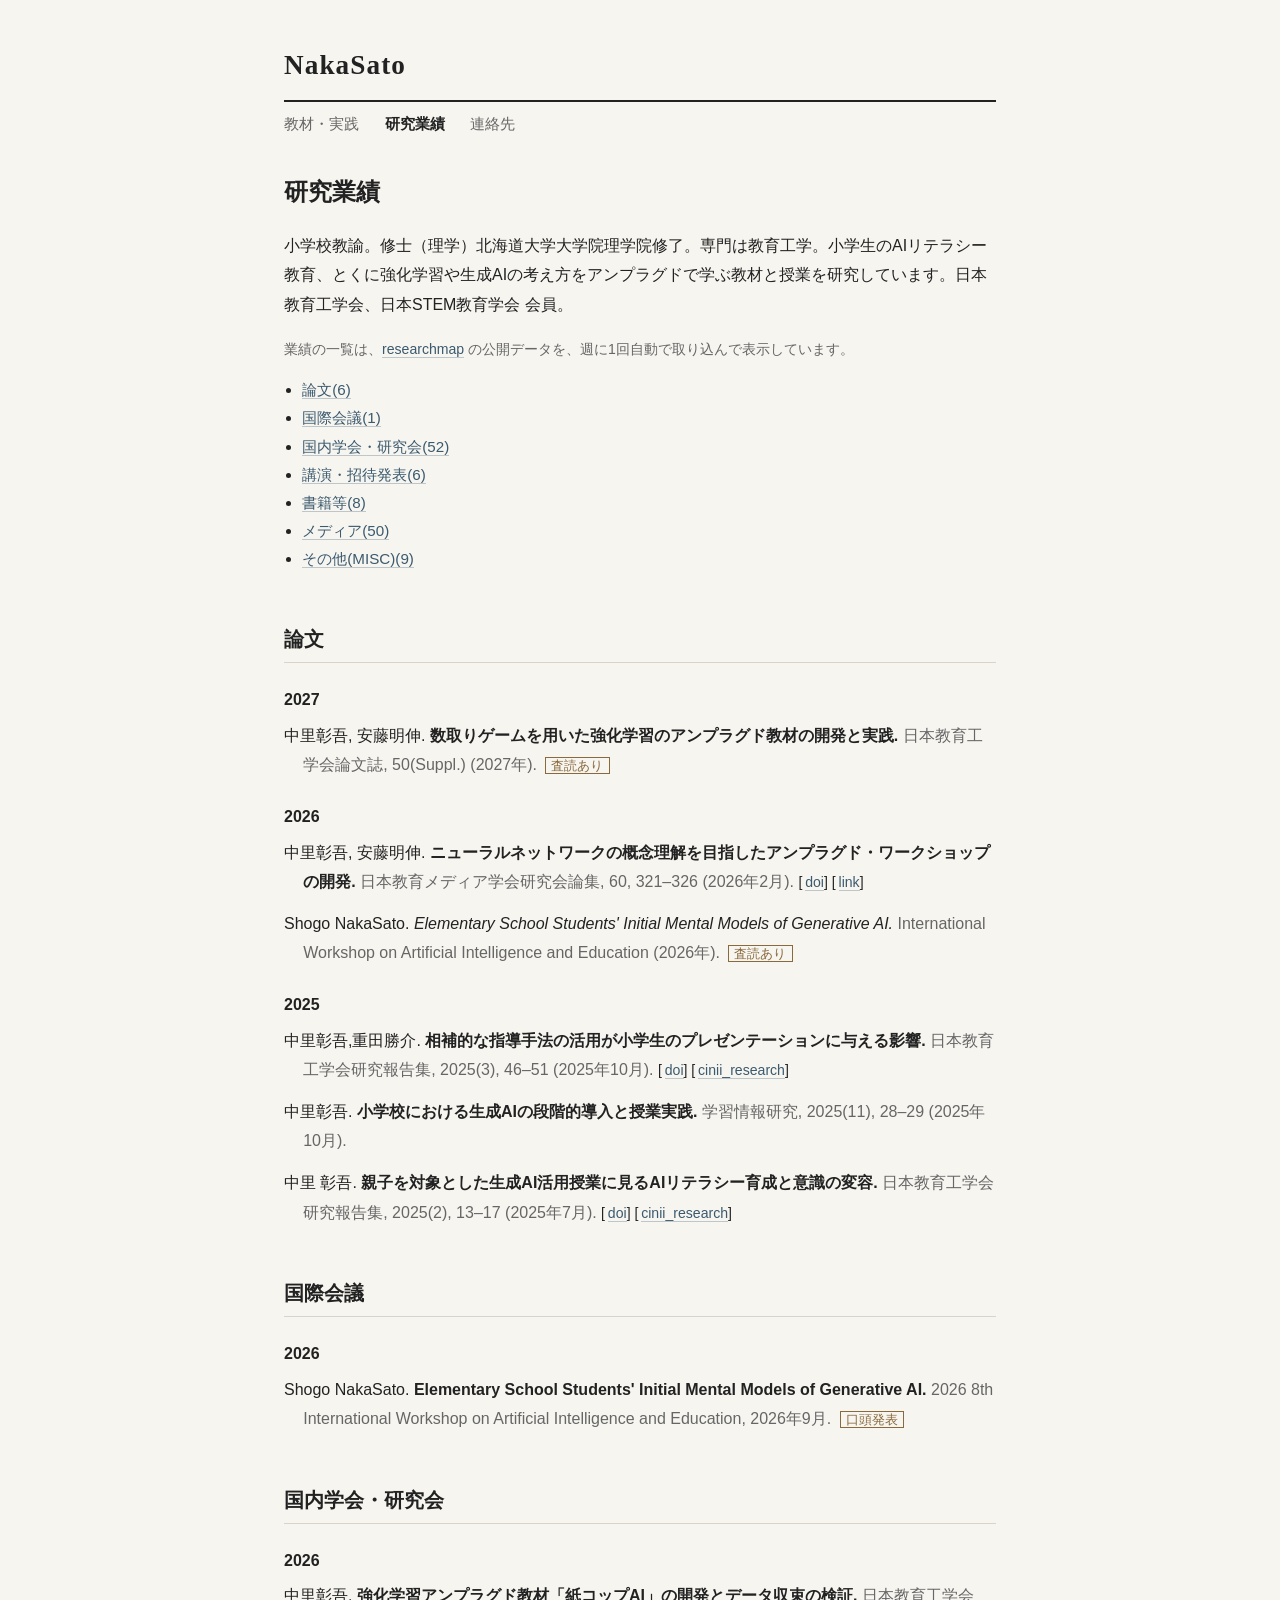
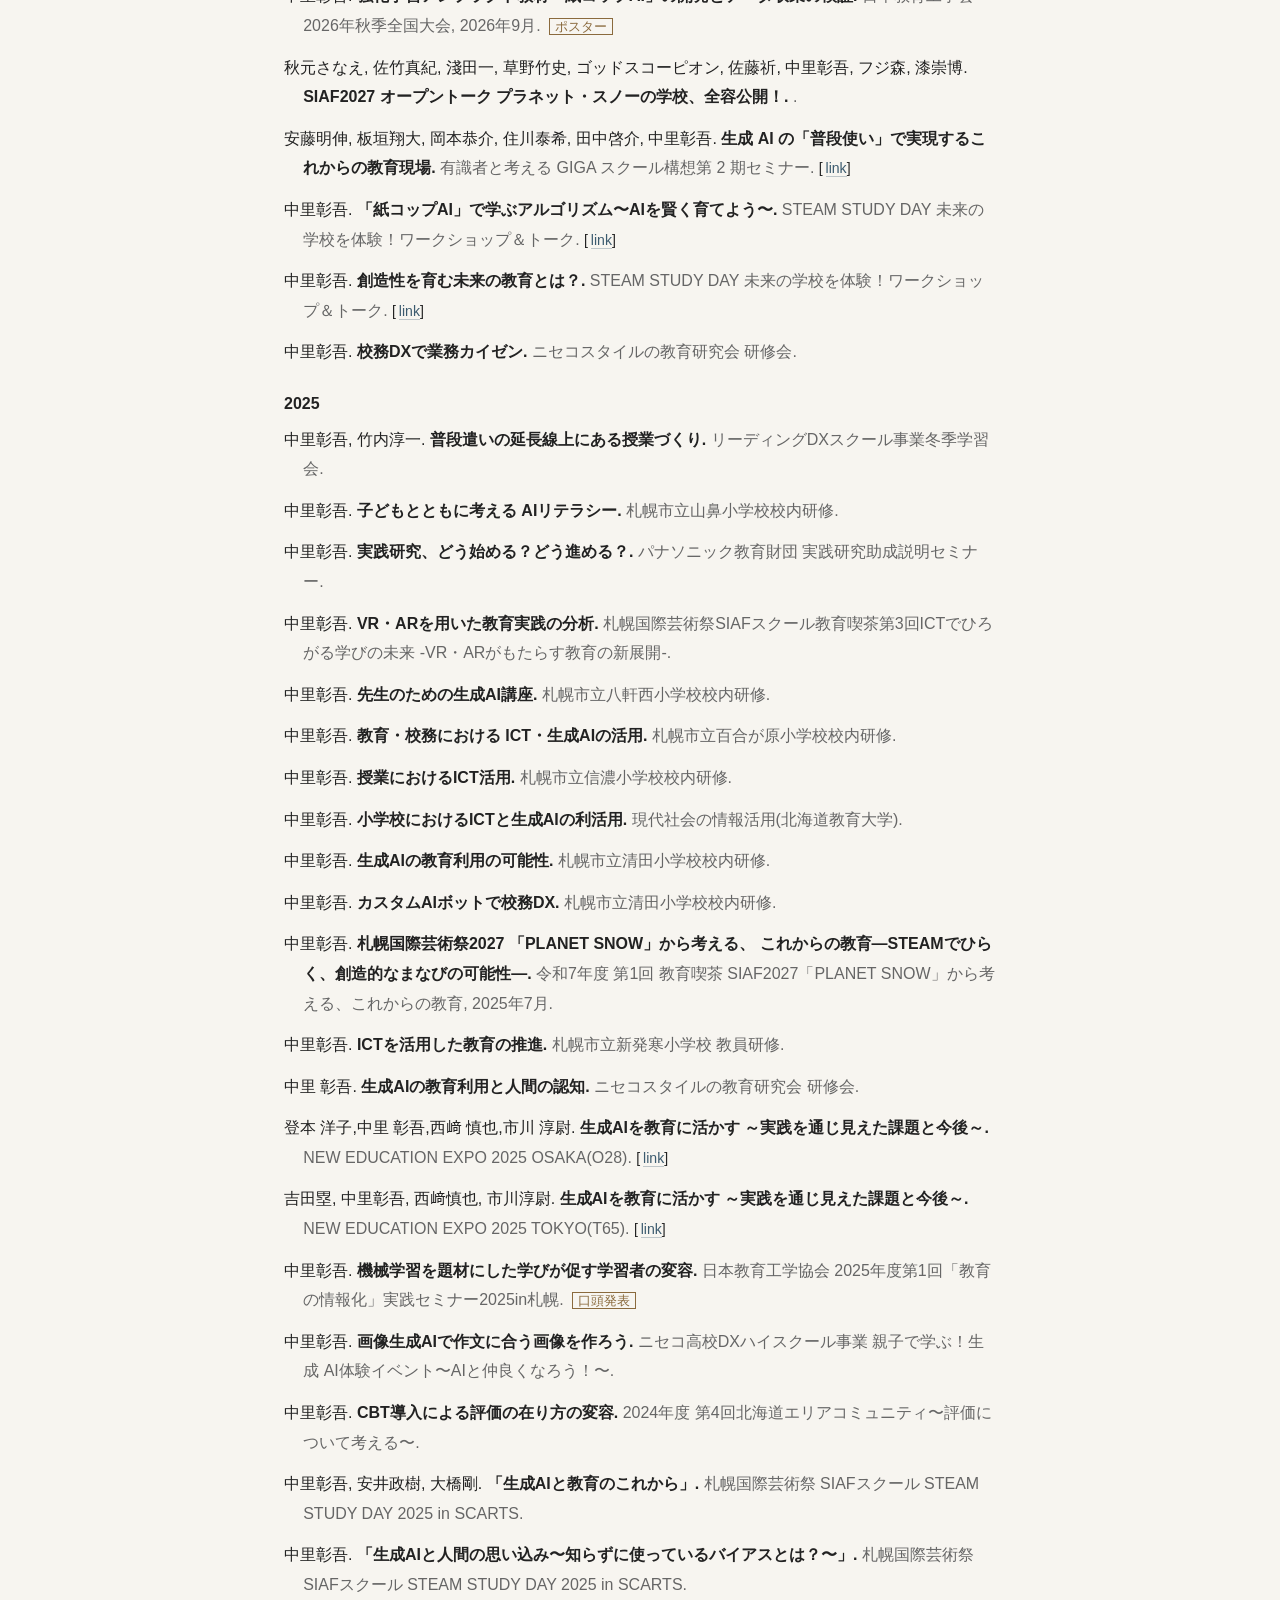
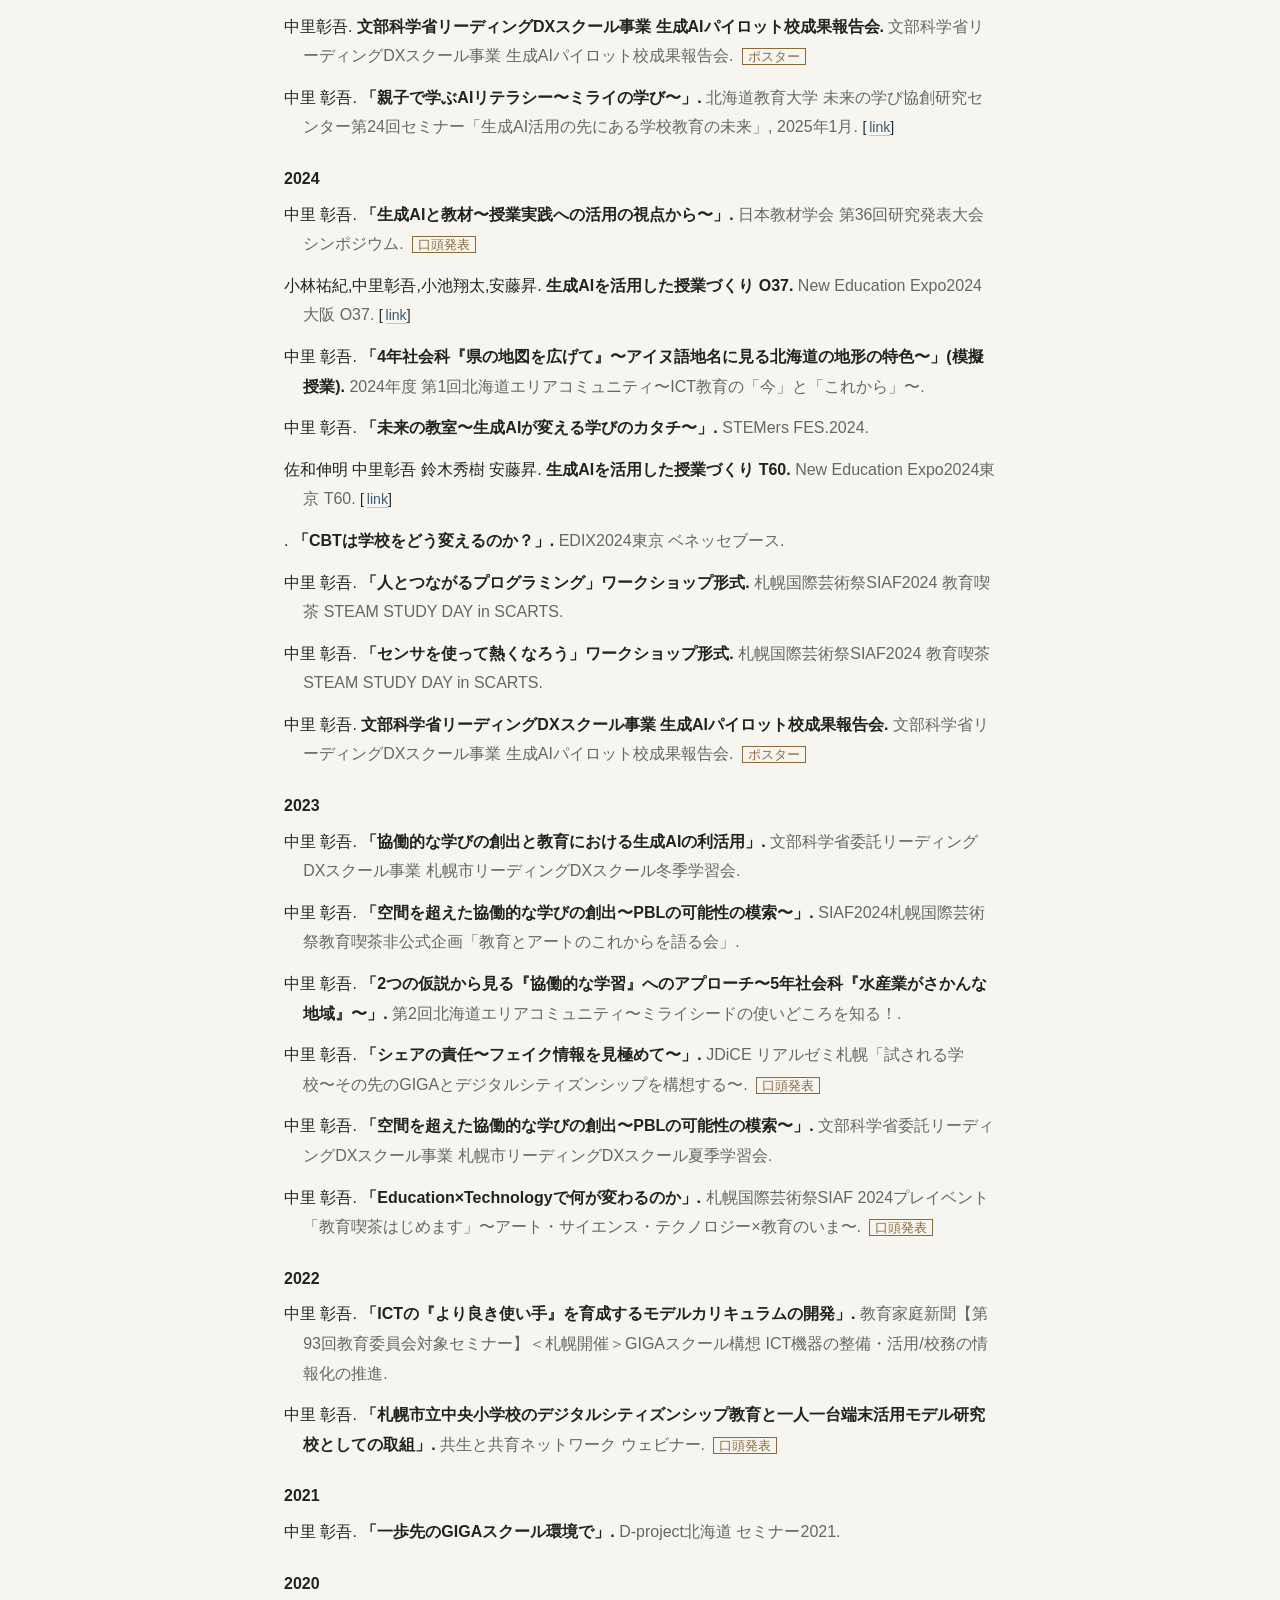
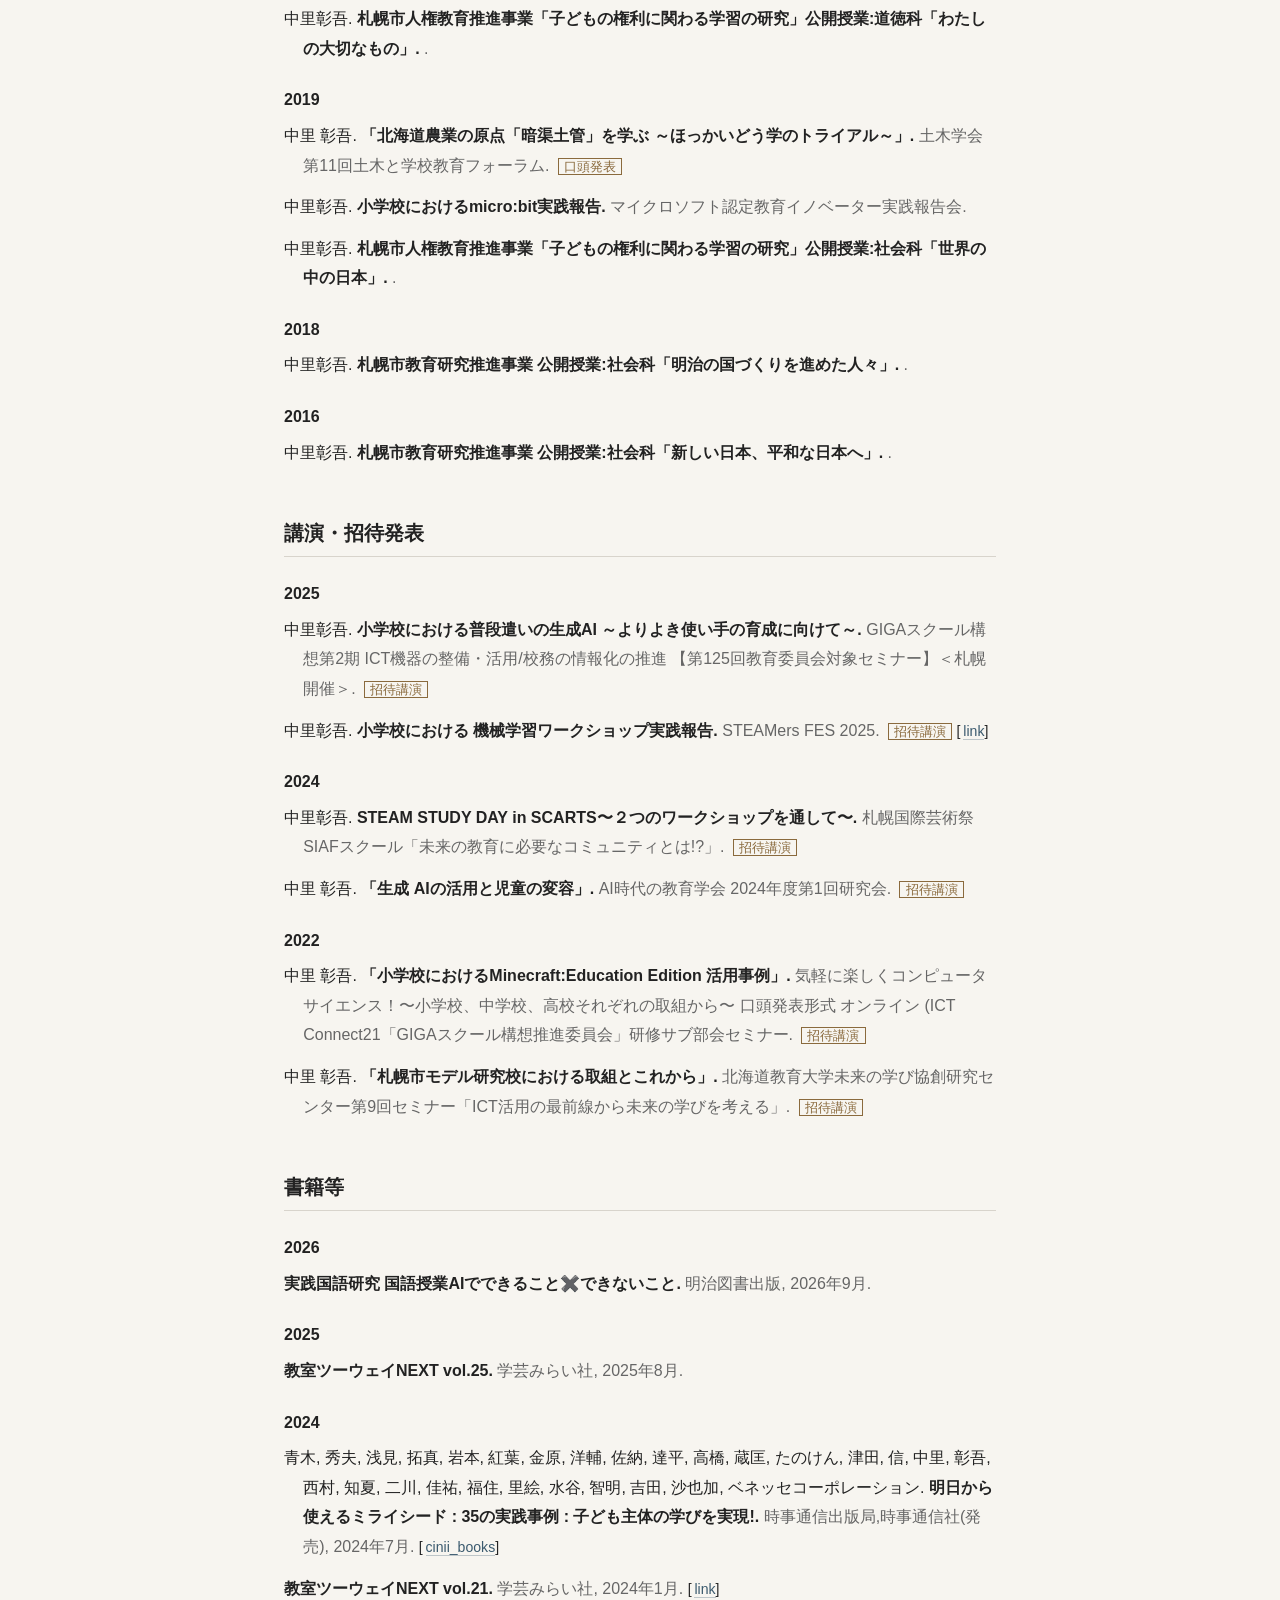
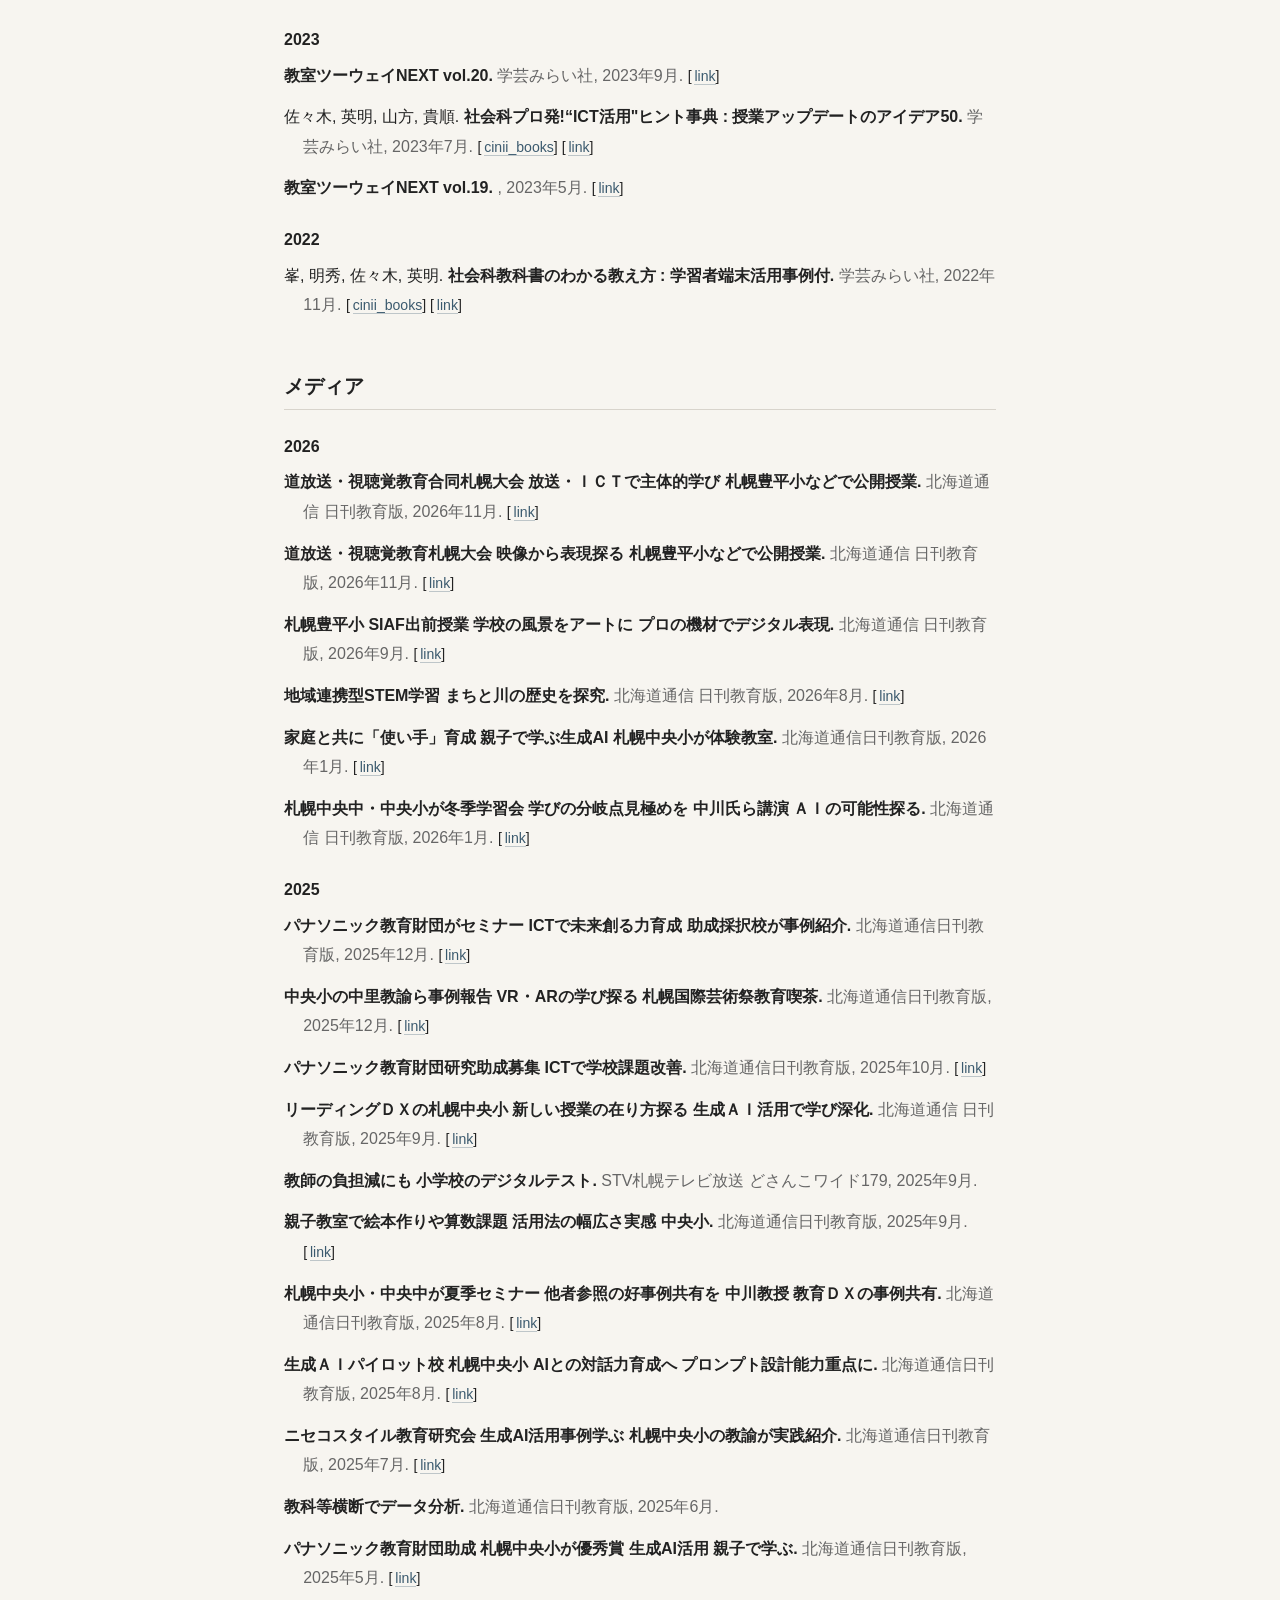
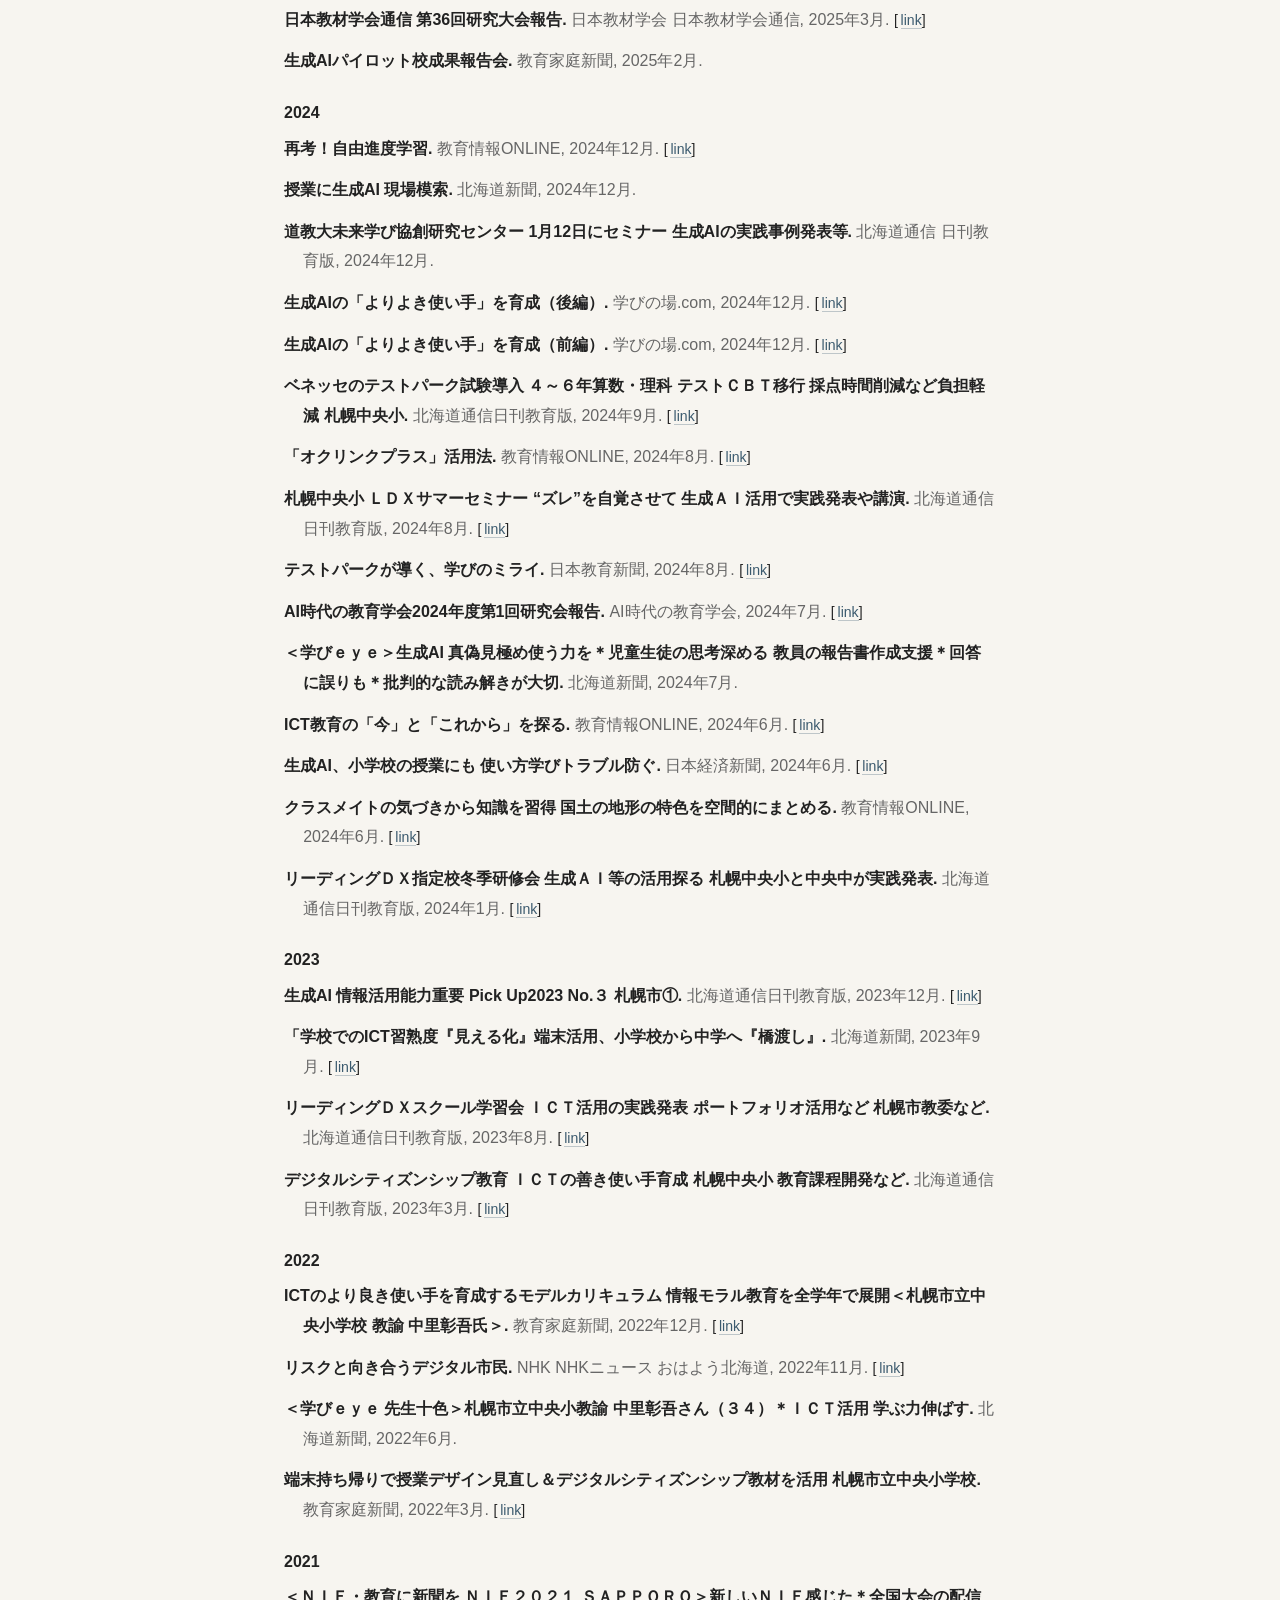
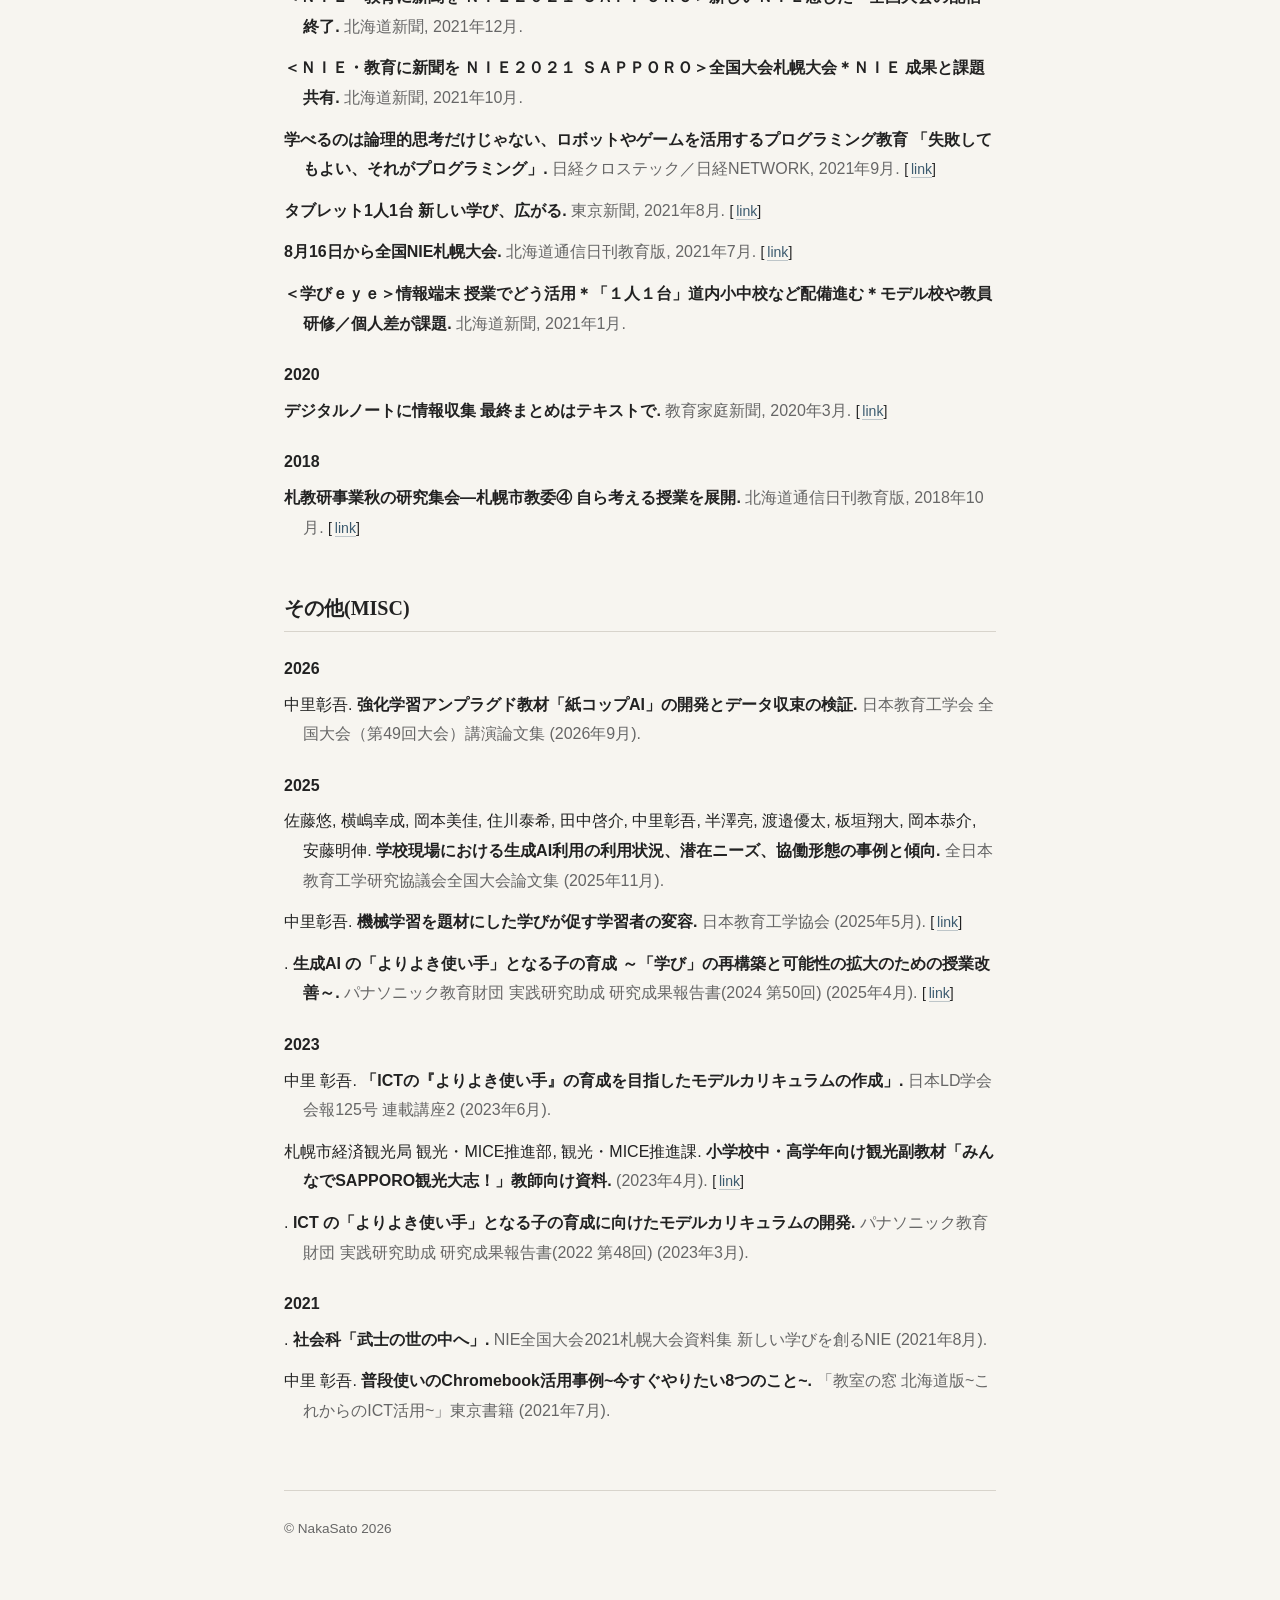
<file: works.html>
<!DOCTYPE html>
<html lang="ja">
<head>
<meta charset="UTF-8">
<meta name="viewport" content="width=device-width, initial-scale=1">
<title>NakaSato:研究業績</title>
<meta name="description" content="NakaSatoの研究業績(論文、国際会議、学会・研究会発表、講演)。researchmapの公開データを表示しています。">
<meta name="theme-color" content="#3b5a6e">
<link rel="stylesheet" href="style.css">
<style>
  #status { color: var(--sub); font-size: .9rem; }
  .src { font-size: .88rem; color: var(--sub); }
  #fallback { display: none; }
  ul.refs li .tag { white-space: nowrap; }
</style>
</head>
<body>
<div class="page">

<header class="site-header">
  <p class="site-name"><a href="index.html">NakaSato</a></p>
</header>
<nav class="site-nav">
  <a href="index.html">教材・実践</a>
  <a href="works.html" class="current">研究業績</a>
  <a href="index.html#contact">連絡先</a>
</nav>

<main>
<h1>研究業績</h1>
<p>小学校教諭。修士（理学）北海道大学大学院理学院修了。専門は教育工学。小学生のAIリテラシー教育、とくに強化学習や生成AIの考え方をアンプラグドで学ぶ教材と授業を研究しています。日本教育工学会、日本STEM教育学会 会員。</p>
<p class="src">業績の一覧は、<a href="https://researchmap.jp/naka_sato">researchmap</a> の公開データを、週に1回自動で取り込んで表示しています。<span id="status">読み込み中…</span></p>

<ul class="jump" id="jump"></ul>

<div id="live"></div>

<!-- researchmapを読み込めなかったときに表示する、手書きの一覧 -->
<div id="fallback">
  <p class="note">データを読み込めなかったため、このページに書いてある一覧を表示しています。最新の一覧は <a href="https://researchmap.jp/naka_sato">researchmap</a> をご覧ください。</p>
  <h2>論文</h2>
  <ul class="refs">
    <li>中里彰吾, 安藤明伸. <span class="title">数取りゲームを用いた強化学習のアンプラグド教材の開発と実践.</span> <span class="venue">日本教育工学会論文誌, 50(Suppl.), ショートレター.</span> <span class="tag">採録決定</span></li>
  </ul>
  <h2>国際会議</h2>
  <ul class="refs">
    <li>S. NakaSato. <span class="title-en">Elementary School Students' Initial Mental Models of Generative AI.</span> <span class="venue">WAIE 2026, Sapporo, Japan, September 2026.</span> <span class="tag">口頭発表</span></li>
  </ul>
  <h2>講演・登壇</h2>
  <ul class="refs">
    <li><span class="title">普段遣いの生成AI〜いつ使うのか。その基準は、誰がもつのか。〜</span> <span class="venue">ベネッセ 2026年度第2回北陸エリアコミュニティ, 2026年8月21日.</span></li>
  </ul>
</div>
</main>

<footer>
  <p>&copy; NakaSato 2026</p>
</footer>

</div>

<script>
(function () {
  var PTYPE = { oral_presentation: "口頭発表", poster_presentation: "ポスター", invited_oral_presentation: "招待講演",
                public_symposium: "シンポジウム", keynote_oral_presentation: "基調講演" };

  function esc(s) { return String(s).replace(/[&<>"']/g, function (c) { return { "&": "&amp;", "<": "&lt;", ">": "&gt;", '"': "&quot;", "'": "&#39;" }[c]; }); }
  function pick(o) {                       // {ja:..., en:...} から日本語を優先して取り出す
    if (!o) return ""; if (typeof o === "string") return o;
    return o.ja || o.en || o[Object.keys(o)[0]] || "";
  }
  function pickLang(o) { if (!o) return ""; return o.ja ? "ja" : o.en ? "en" : Object.keys(o)[0]; }
  function names(o) {
    if (!o) return "";
    var l = pickLang(o), a = o[l] || [];
    return a.map(function (x) { return x.name; }).join(l === "ja" ? ", " : ", ");
  }
  function safeUrl(u) { return /^https?:\/\//.test(u || "") ? u : ""; }
  function links(it) {
    var out = [], seen = {};
    function add(label, url) { url = safeUrl(url); if (url && !seen[url]) { seen[url] = 1; out.push('<a href="' + esc(url) + '">' + esc(label) + "</a>"); } }
    if (it.identifiers && it.identifiers.doi && it.identifiers.doi[0]) add("doi", "https://doi.org/" + it.identifiers.doi[0]);
    (it.see_also || []).forEach(function (s) { if (/^rm:/.test(s.label || "") || /api\.researchmap\.jp/.test(s["@id"] || "")) return; add(s.label === "doi" ? "doi" : s.label === "url" ? "link" : (s.label || "link"), s["@id"]); });
    return out.length ? ' <span class="links">[' + out.join("] [") + "]</span>" : "";
  }
  function year(it) { return String(it.publication_date || it.from_event_date || "").slice(0, 4) || "年不明"; }
  function dateOf(it) { return String(it.publication_date || it.from_event_date || ""); }
  function ym(d) { var m = /^(\d{4})-(\d{2})/.exec(d); return m ? m[1] + "年" + parseInt(m[2], 10) + "月" : (d ? d.slice(0, 4) + "年" : ""); }

  function fmtPaper(it) {
    var l = pickLang(it.paper_title), t = pick(it.paper_title), pub = pick(it.publication_name), vol = it.volume || "", no = it.number || "";
    var pages = it.starting_page ? it.starting_page + (it.ending_page ? "–" + it.ending_page : "") : "";
    var v = pub + (vol ? ", " + vol : "") + (no ? "(" + no + ")" : "") + (pages ? ", " + pages : "");
    return esc(names(it.authors)) + ". " + '<span class="' + (l === "en" ? "title-en" : "title") + '">' + esc(t) + ".</span> " +
           '<span class="venue">' + esc(v) + (dateOf(it) ? " (" + esc(ym(dateOf(it))) + ")" : "") + ".</span>" +
           (it.referee === true ? ' <span class="tag">査読あり</span>' : "") + links(it);
  }
  function fmtPres(it) {
    var l = pickLang(it.presentation_title), t = pick(it.presentation_title), ev = pick(it.event);
    var tag = PTYPE[it.presentation_type] ? ' <span class="tag">' + PTYPE[it.presentation_type] + "</span>" : "";
    return esc(names(it.presenters)) + ". " + '<span class="' + (l === "en" ? "title-en" : "title") + '">' + esc(t) + ".</span> " +
           '<span class="venue">' + esc(ev) + (it.from_event_date ? ", " + esc(ym(it.from_event_date)) : "") + ".</span>" + tag + links(it);
  }
  function fmtBook(it) {
    var t = pick(it.book_title), pub = pick(it.publisher);
    return esc(names(it.authors)) + (it.authors ? ". " : "") + '<span class="title">' + esc(t) + ".</span> " +
           '<span class="venue">' + esc(pub) + (it.publication_date ? ", " + esc(ym(it.publication_date)) : "") + ".</span>" + links(it);
  }
  function fmtMisc(it) {
    var pub = pick(it.publication_name);
    return esc(names(it.authors)) + ". " + '<span class="title">' + esc(pick(it.paper_title)) + ".</span> " +
           '<span class="venue">' + esc(pub) + (dateOf(it) ? " (" + esc(ym(dateOf(it))) + ")" : "") + ".</span>" + links(it);
  }

  function fmtMedia(it) {
    var t = pick(it.media_coverage_title || it.title || it.paper_title || it.presentation_title);
    var who = pick(it.publisher || it.media || it.publication_name), ev = pick(it.event || it.program || it.media_program);
    var v = [who, ev].filter(function (x) { return x; }).join(" ");
    var d = it.publication_date || it.from_event_date || "";
    return '<span class="title">' + esc(t) + ".</span> " + '<span class="venue">' + esc(v) + (d ? (v ? ", " : "") + esc(ym(String(d))) : "") + ".</span>" + links(it);
  }

  function section(id, title, items, fmt) {
    if (!items.length) return "";
    items.sort(function (a, b) { return dateOf(b).localeCompare(dateOf(a)); });
    var h = '<h2 id="' + id + '">' + title + "</h2>", cur = null, open = false;
    items.forEach(function (it) {
      var y = year(it);
      if (y !== cur) { if (open) h += "</ul>"; h += '<p class="year">' + esc(y) + '</p><ul class="refs">'; cur = y; open = true; }
      h += "<li>" + fmt(it) + "</li>";
    });
    return h + (open ? "</ul>" : "");
  }

  // data/○○.json を読む。このファイルは、GitHub Actions が週に1回 researchmap から取ってきて更新する。
  function getAll(type) {
    return fetch("data/" + type + ".json").then(function (r) { if (!r.ok) throw new Error(r.status); return r.json(); })
      .then(function (d) { return { items: d.items || [], ok: true, from: "file" }; })
      .catch(function () { return { items: [], ok: false }; });
  }

  Promise.all(["published_papers", "presentations", "books_etc", "misc", "media_coverage"].map(getAll)).then(function (res) {
    if (!res.some(function (x) { return x.ok; })) throw new Error("none");
    var r = res.map(function (x) { return x.items; });
    var papers = r[0], pres = r[1], books = r[2], misc = r[3], media = r[4] || [];
    var talks = pres.filter(function (p) { return p.presentation_type === "invited_oral_presentation" || p.presentation_type === "keynote_oral_presentation"; });
    var rest = pres.filter(function (p) { return talks.indexOf(p) < 0; });
    var intl = rest.filter(function (p) { return p.is_international_presentation === true; });
    var dom = rest.filter(function (p) { return p.is_international_presentation !== true; });
    var secs = [
      ["papers", "論文", papers, fmtPaper], ["intl", "国際会議", intl, fmtPres], ["domestic", "国内学会・研究会", dom, fmtPres],
      ["talks", "講演・招待発表", talks, fmtPres], ["books", "書籍等", books, fmtBook], ["media", "メディア", media, fmtMedia], ["misc", "その他(MISC)", misc, fmtMisc]
    ];
    var html = "", jump = "";
    secs.forEach(function (s) { var h = section(s[0], s[1], s[2].slice(), s[3]); if (h) { html += h; jump += '<li><a href="#' + s[0] + '">' + s[1] + "(" + s[2].length + ")</a></li>"; } });
    document.getElementById("live").innerHTML = html;
    document.getElementById("jump").innerHTML = jump;
    document.getElementById("status").textContent = "";
  }).catch(function () {
    document.getElementById("status").textContent = "(読み込めませんでした)";
    document.getElementById("fallback").style.display = "block";
  });
})();
</script>
</body>
</html>
</file>
<file: style.css>
/* 共通スタイル:文字中心・落ち着いた配色 */
:root {
  --ink: #222222;
  --sub: #666666;
  --line: #d8d4cc;
  --bg: #f7f5f0;
  --accent: #3b5a6e;   /* くすんだ藍 */
  --accent2: #8a6a3d;  /* 枯れ茶 */
}
* { box-sizing: border-box; }
html { font-size: 16px; }
body {
  margin: 0;
  background: var(--bg);
  color: var(--ink);
  font-family: "Hiragino Kaku Gothic ProN", "Noto Sans JP", "Yu Gothic", sans-serif;
  line-height: 1.85;
}
a { color: var(--accent); text-decoration: none; border-bottom: 1px solid rgba(59,90,110,.3); }
a:hover { border-bottom-color: var(--accent); }

.page { max-width: 760px; margin: 0 auto; padding: 40px 24px 64px; }

/* ヘッダー */
.site-header { border-bottom: 2px solid var(--ink); padding-bottom: 10px; margin-bottom: 8px; }
.site-name {
  font-family: "Hiragino Mincho ProN", "Noto Serif JP", "Yu Mincho", serif;
  font-size: 1.7rem; font-weight: 600; letter-spacing: .04em; margin: 0;
}
.site-name a { color: var(--ink); border: none; }
.site-name small { font-size: .9rem; color: var(--sub); font-weight: normal; margin-left: .6em; letter-spacing: 0; }
nav.site-nav { margin: 0 0 32px; font-size: .95rem; }
nav.site-nav a { color: var(--sub); border: none; margin-right: 1.4em; }
nav.site-nav a:hover, nav.site-nav a.current { color: var(--ink); }
nav.site-nav a.current { font-weight: bold; }

/* 見出し */
h1, h2, h3 { font-family: "Hiragino Mincho ProN", "Noto Serif JP", "Yu Mincho", serif; font-weight: 600; }
h1 { font-size: 1.5rem; margin: 0 0 12px; }
h2 {
  font-size: 1.25rem; margin: 48px 0 12px; padding-bottom: 4px;
  border-bottom: 1px solid var(--line);
}
h3 { font-size: 1.05rem; margin: 28px 0 6px; }
.year { font-weight: bold; margin: 22px 0 6px; color: var(--ink); }

/* ページ内リンク */
ul.jump { margin: 8px 0 0; padding-left: 1.2em; font-size: .95rem; }
ul.jump li { margin: 0; }

/* 教材の紹介 */
.showcase { display: grid; grid-template-columns: 120px 1fr; gap: 20px; margin: 20px 0 8px; }
.showcase .mark {
  width: 120px; height: 120px; border: 1px solid var(--line); background: #fff;
  display: grid; grid-template-columns: repeat(4, 1fr); gap: 4px; padding: 14px;
}
.showcase .mark span { display: block; }
.showcase h3 { margin-top: 0; }
.showcase p { margin: 0 0 6px; }
.facts { font-size: .92rem; color: var(--sub); margin: 0; }
.facts b { color: var(--ink); font-weight: normal; }

/* 教材ブロック */
.item { margin: 32px 0 0; padding-top: 8px; }
.item + .item { border-top: 1px dotted var(--line); padding-top: 28px; }
.item h3 .tag { font-family: "Hiragino Kaku Gothic ProN", "Noto Sans JP", sans-serif; font-weight: normal; vertical-align: 2px; }
h4 { font-size: .95rem; margin: 18px 0 4px; }
.tag.wait { color: var(--sub); border-color: var(--sub); }
ul.jump ul { padding-left: 1.2em; margin: 0; }
.mark-board { background: #2f4a3a !important; border-color: #2f4a3a !important; }
.mark-board span { border: 1px solid rgba(255,255,255,.15); }
.mark-board span.chip { background: #1b1b1b; border-color: #c9a24a; }

/* 業績リスト */
ul.refs { list-style: none; padding: 0; margin: 0; }
ul.refs li { margin: 0 0 12px; padding-left: 1.2em; text-indent: -1.2em; }
.title { font-style: normal; font-weight: bold; }
.title-en { font-style: italic; }
.venue { color: var(--sub); }
.links { font-size: .88rem; white-space: nowrap; }
.links a { margin-left: .2em; }
.tag { font-size: .8rem; color: var(--accent2); border: 1px solid var(--accent2); padding: 0 .4em; margin-left: .3em; }

/* 手順など */
ol, ul { padding-left: 1.4em; }
.note { color: var(--sub); font-size: .92rem; border-left: 3px solid var(--line); padding-left: 12px; }

/* フッター */
footer { margin-top: 64px; padding-top: 12px; border-top: 1px solid var(--line); font-size: .85rem; color: var(--sub); }

@media (max-width: 560px) {
  .showcase { grid-template-columns: 1fr; }
  .page { padding-top: 28px; }
}
</file>
